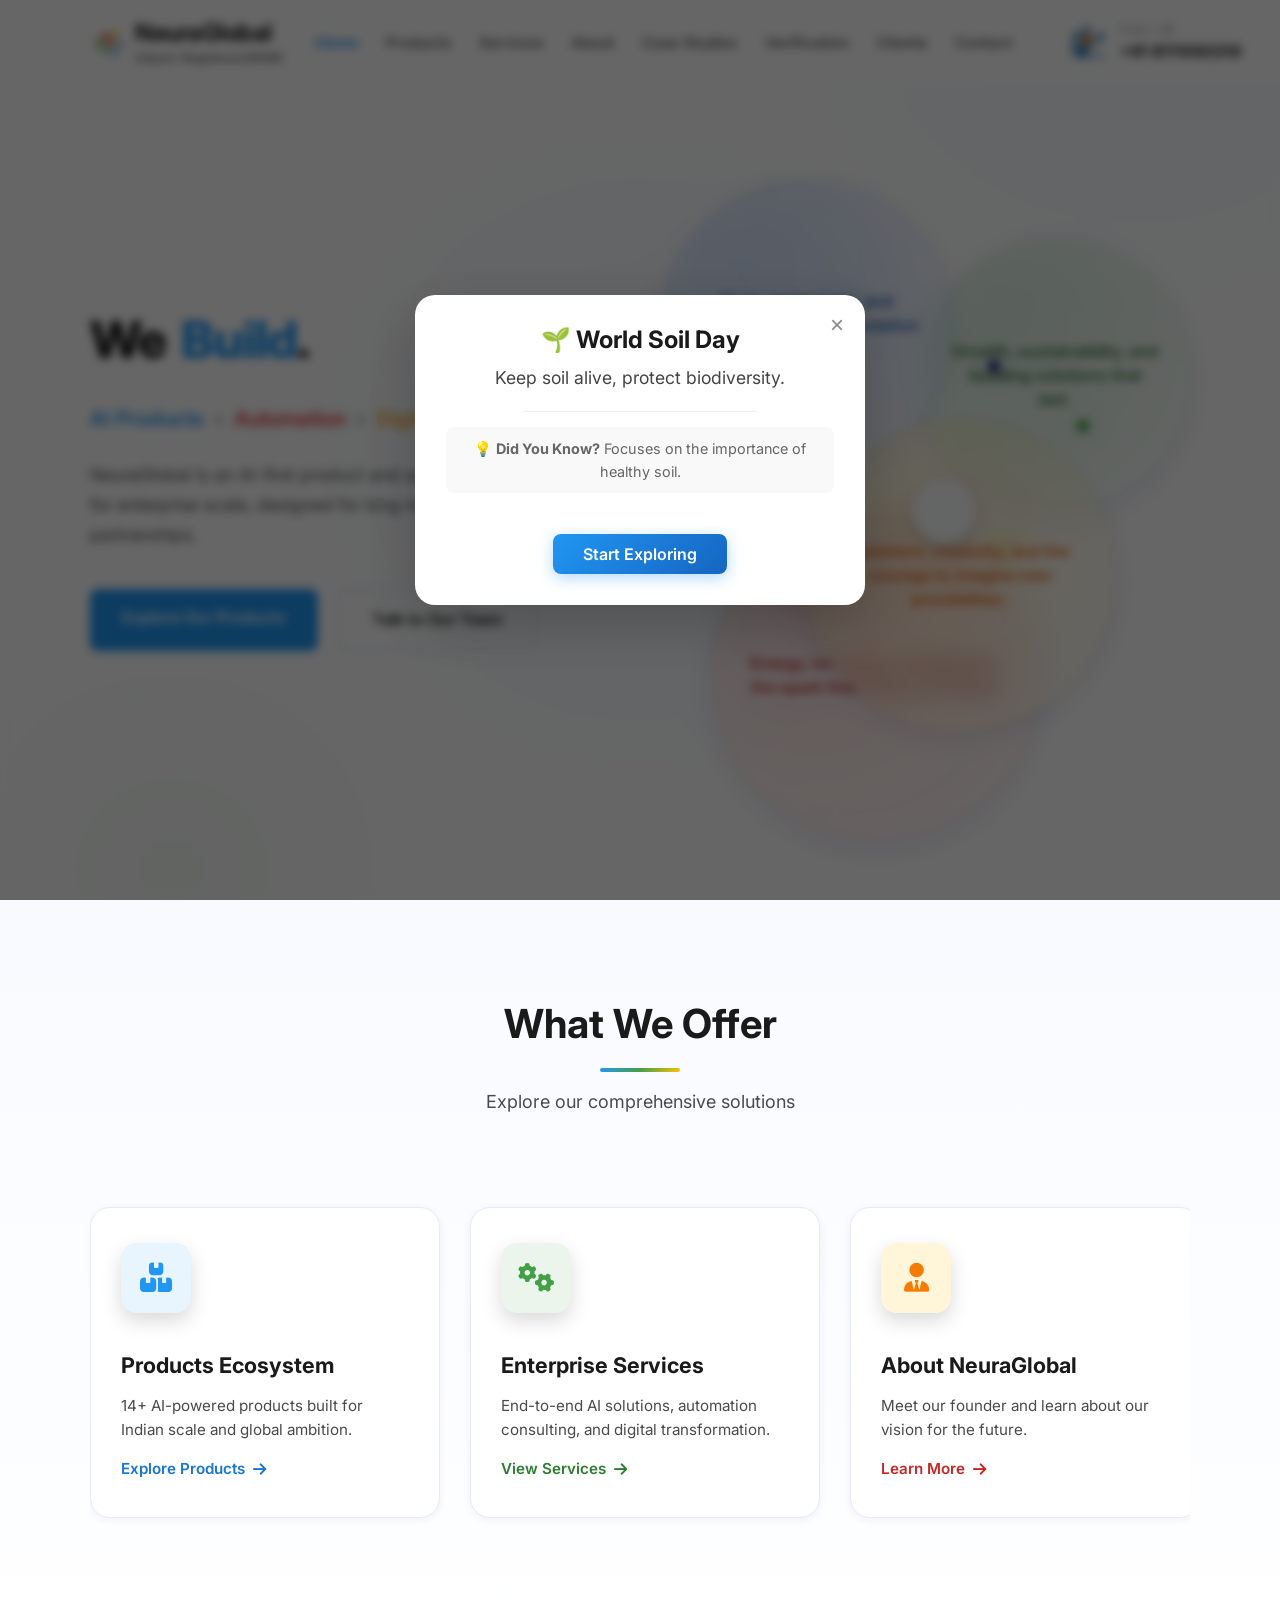
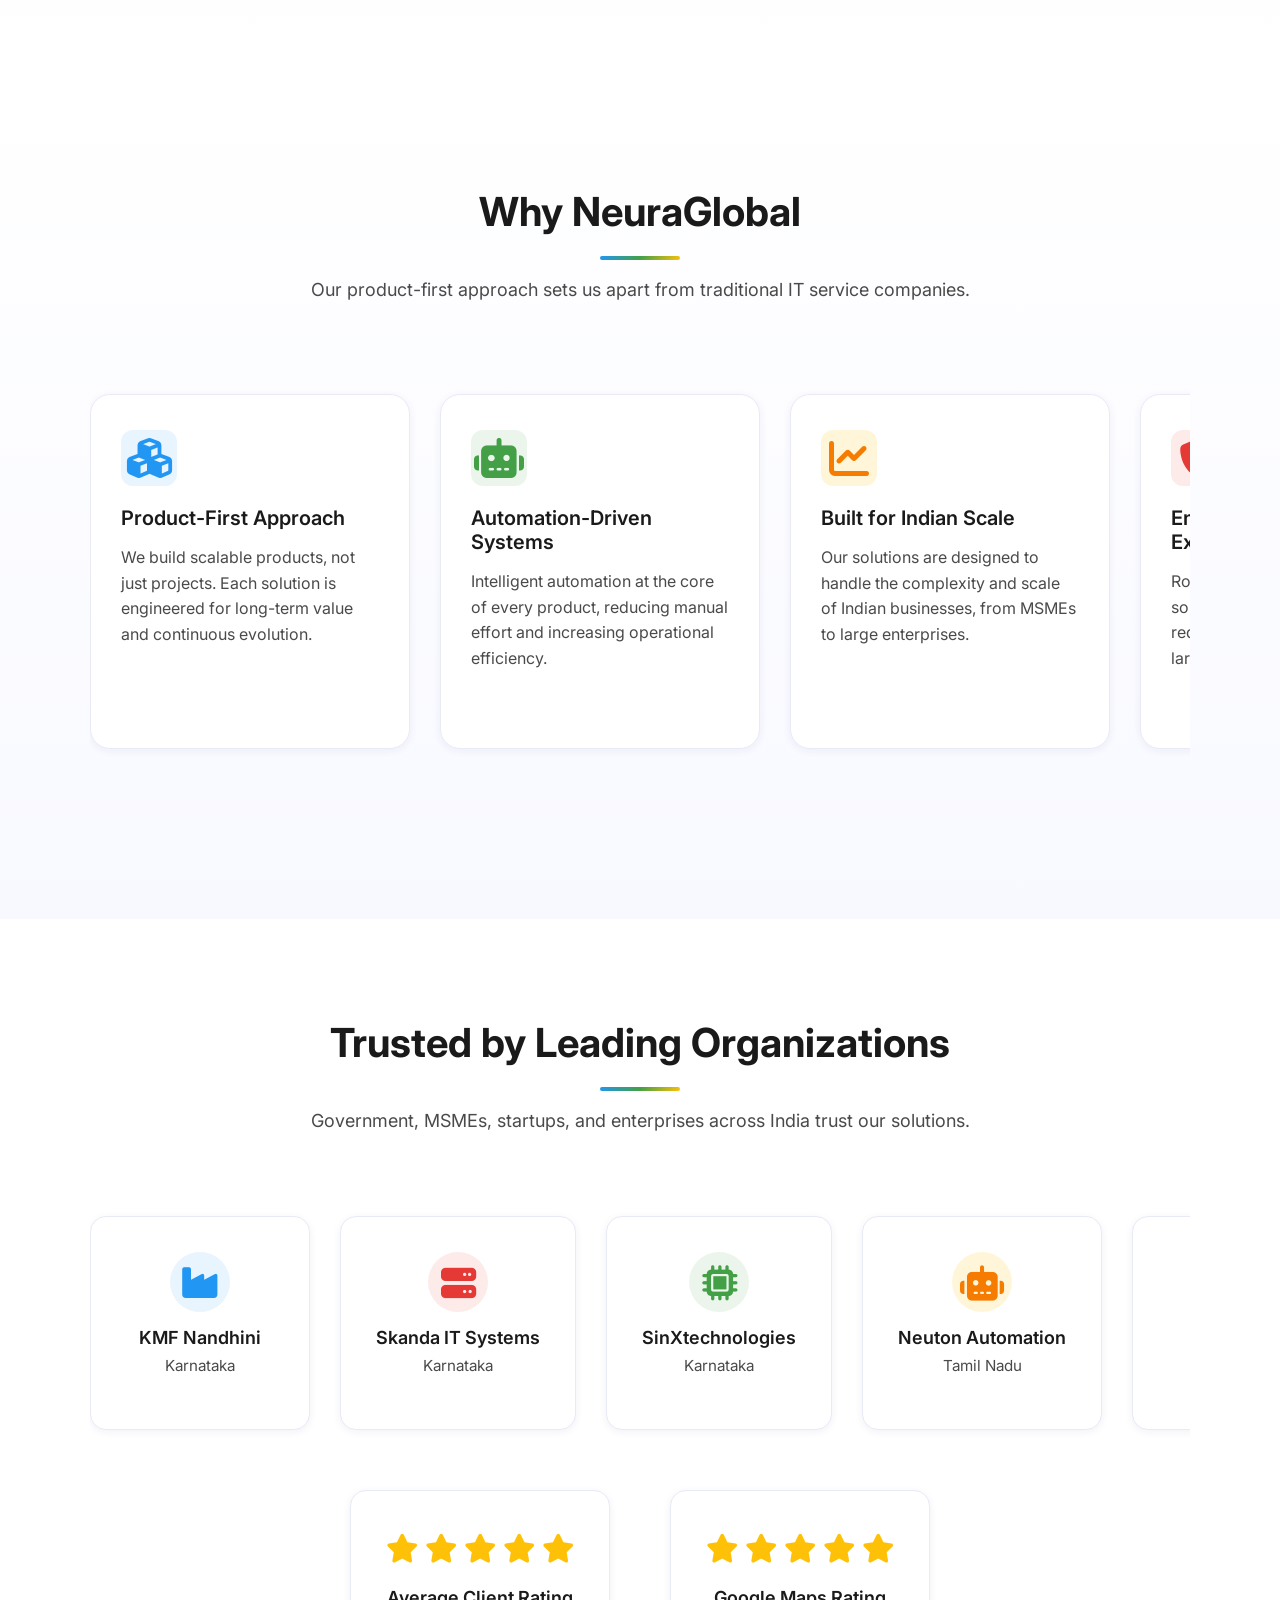
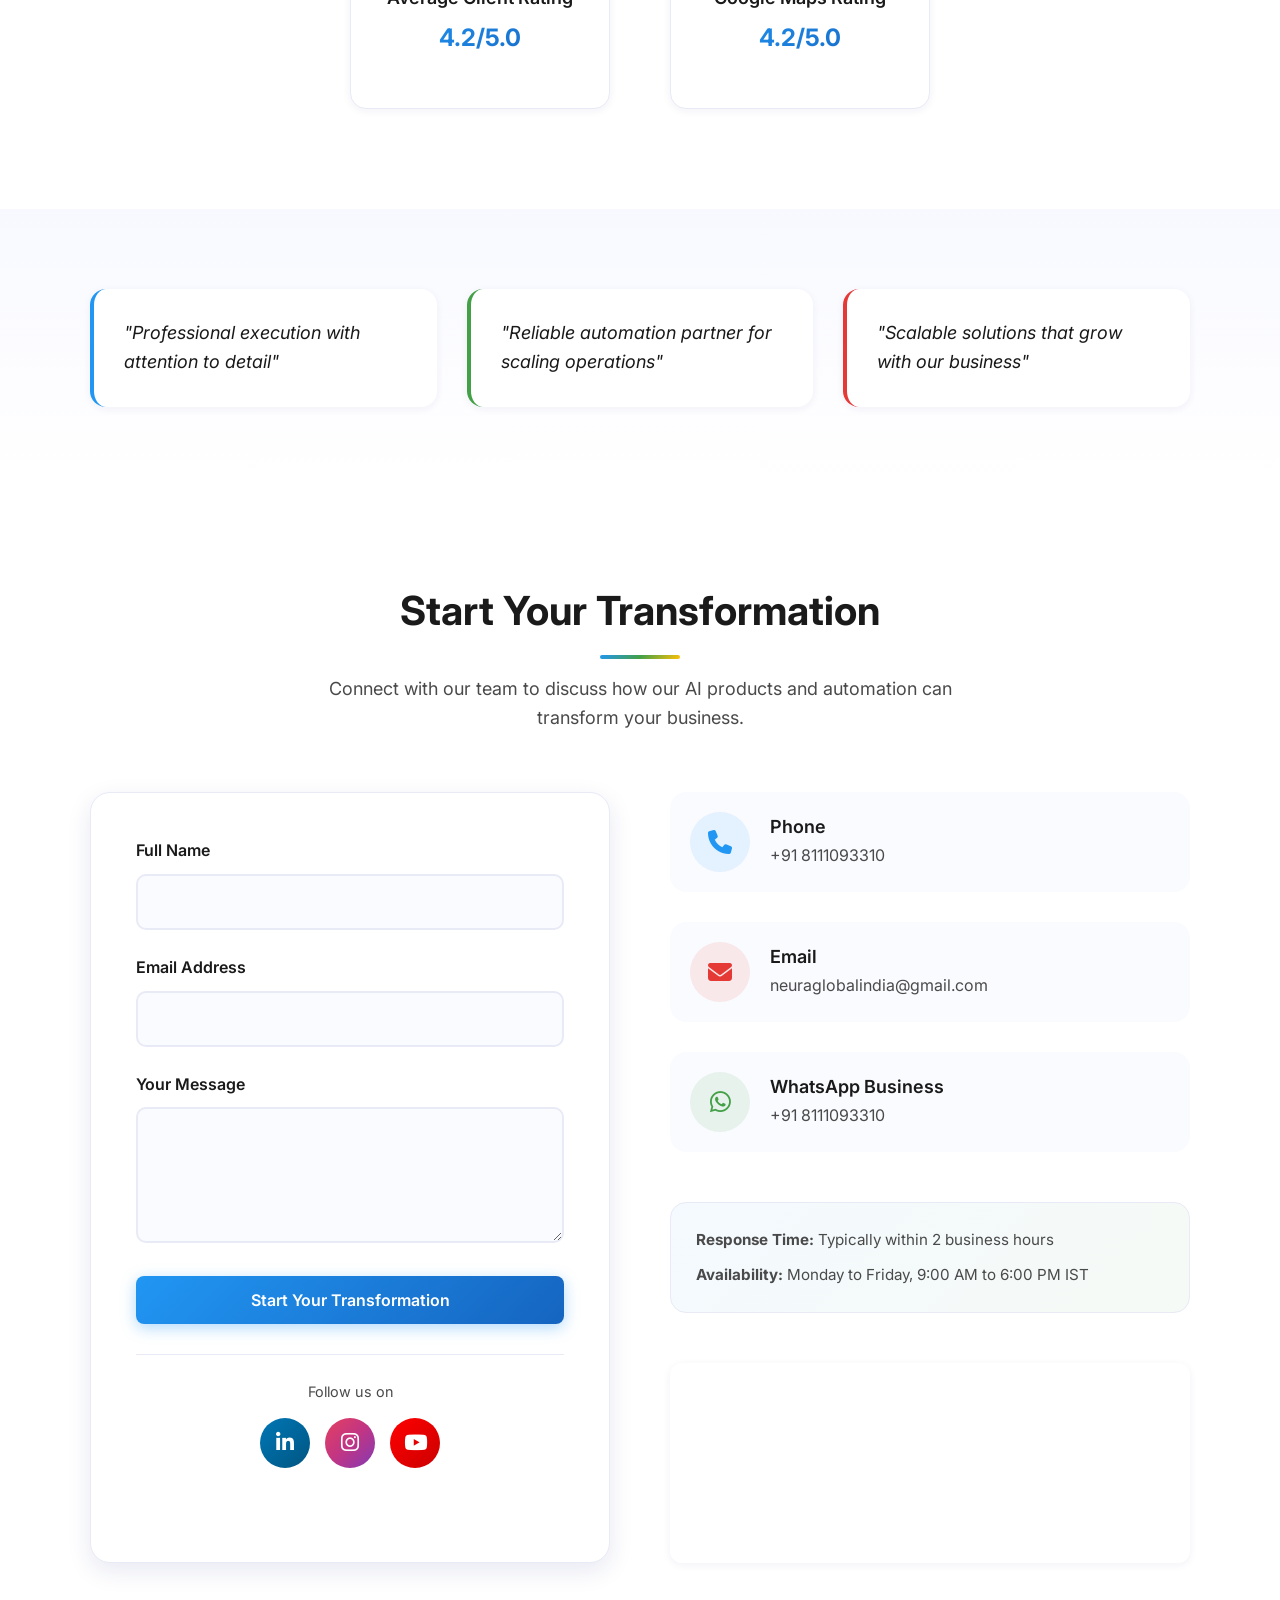
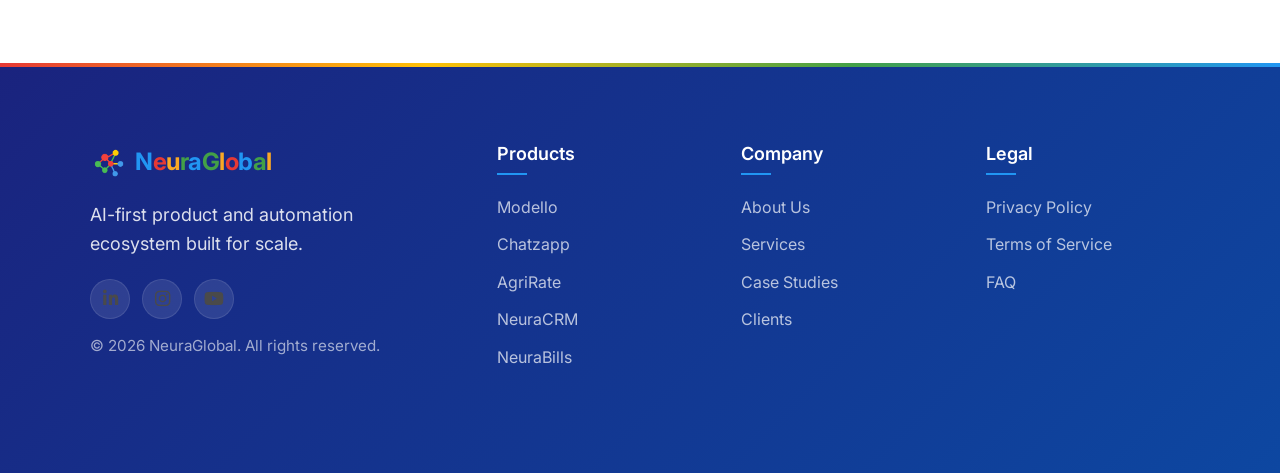
<file: index.html>
<!DOCTYPE html>
<html lang="en">



<head>
    <meta charset="UTF-8">
    <meta name="viewport" content="width=device-width, initial-scale=1.0">
    <title>NeuraGlobal | Artificial intelligence Company</title>
    <meta name="description"
        content="Enterprise-grade AI products and automation solutions. We build, scale, and transform businesses with technology.">
    <link rel="preconnect" href="https://fonts.googleapis.com">
    <link rel="preconnect" href="https://fonts.gstatic.com" crossorigin>
    <link
        href="https://fonts.googleapis.com/css2?family=Inter:wght@300;400;500;600;700&family=Roboto:wght@300;400;500&display=swap"
        rel="stylesheet">
    <link rel="stylesheet" href="https://cdnjs.cloudflare.com/ajax/libs/font-awesome/6.4.0/css/all.min.css">
    <link rel="stylesheet" href="style.css">
    <link rel="icon" type="image/png" href="Assets/Neura%20Global%20Icon.png">
</head>

<body>
    <!-- Navigation -->
    <header class="header">
        <div class="container">
            <nav class="navbar">
                <div class="logo">
                    <a href="index.html" style="display: flex; align-items: center; text-decoration: none;">
                        <img src="Assets/Neura%20Global%20Icon.png" alt="NeuraGlobal" class="logo-img">
                    </a>
                    <div class="logo-text-container">
                        <a href="index.html" style="text-decoration: none; color: inherit;">
                            <span class="logo-text">NeuraGlobal</span>
                        </a>
                        <a class='logo-subtext' href='msme-certificate.html'>Udyam-Registered MSME</a>
                    </div>
                </div>

                <!-- Center Menu -->
                <ul class="nav-menu">
                    <li class="nav-item"><a class='nav-link active' href='index.html'>Home</a></li>
                    <li class="nav-item"><a class='nav-link' href='products.html'>Products</a></li>
                    <li class="nav-item"><a class='nav-link' href='services.html'>Services</a></li>
                    <li class="nav-item"><a class='nav-link' href='founder.html'>About</a></li>
                    <li class="nav-item"><a class='nav-link' href='case-studies.html'>Case Studies</a></li>
                    <li class="nav-item"><a class='nav-link' href='verify.html'>Verification</a></li>
                    <li class="nav-item"><a href="#clients" class="nav-link">Clients</a></li>
                    <li class="nav-item"><a href="#contact" class="nav-link">Contact</a></li>
                </ul>

                <!-- Right Contact Section -->
                <div class="nav-contact">
                    <img src="Assets/contact%20us.gif" alt="Call" class="nav-contact-gif">
                    <div class="nav-contact-info">
                        <span class="nav-contact-label">Call Us</span>
                        <a href="tel:+918111093310" class="nav-contact-number">+91 8111093310</a>
                    </div>
                </div>

                <div class="hamburger">
                    <span class="bar"></span>
                    <span class="bar"></span>
                    <span class="bar"></span>
                </div>
            </nav>
        </div>
    </header>

    <main>
        <!-- Hero Section -->
        <section class="hero" id="hero">
            <div class="hero-glow"></div>
            <div class="container">
                <div class="hero-content">
                    <!-- Animated Headline System - Single Line -->
                    <h1 class="hero-title">
                        <span class="hero-static">We</span>
                        <span class="hero-word-container">
                            <span class="hero-word active" data-word="build"><span
                                    class="text-blue">Build</span>.</span>
                            <span class="hero-word" data-word="scale"><span class="text-green">Scale</span>.</span>
                            <span class="hero-word" data-word="transform"><span
                                    class="text-red">Transform</span>.</span>
                        </span>
                    </h1>

                    <p class="hero-subtitle">
                        <span class="subtitle-item text-blue">AI Products</span>
                        <span class="subtitle-dot">•</span>
                        <span class="subtitle-item text-red">Automation</span>
                        <span class="subtitle-dot">•</span>
                        <span class="subtitle-item text-yellow">Digital Growth</span>
                        <span class="subtitle-dot">•</span>
                        <span class="subtitle-item text-green">Innovation</span>
                    </p>
                    <p class="hero-description">NeuraGlobal is an AI-first product and automation ecosystem built for
                        enterprise scale, designed for long-term institutional technology partnerships.</p>

                    <div class="hero-cta">
                        <a href="#products" class="btn btn-google-primary">
                            <span class="btn-text">Explore Our Products</span>
                            <span class="btn-hover-effect"></span>
                        </a>
                        <a href="#contact" class="btn btn-google-secondary">
                            <span class="btn-text">Talk to Our Team</span>
                            <span class="btn-hover-effect"></span>
                        </a>
                    </div>
                </div>
                <div class="hero-visual">
                    <div class="visual-element">
                        <div class="ai-nodes">
                            <div class="node node-1"></div>
                            <div class="node node-2"></div>
                            <div class="node node-3"></div>
                            <div class="node node-4"></div>
                            <div class="node node-5"></div>
                            <div class="node-connection"></div>
                        </div>
                        <div class="orb orb-1">
                            <span class="orb-text">Trust, technology, and intelligence — the foundation of our
                                journey.</span>
                        </div>
                        <div class="orb orb-2">
                            <span class="orb-text">Energy, innovation, and passion, the spark that drives us
                                forward.</span>
                        </div>
                        <div class="orb orb-3">
                            <span class="orb-text">Growth, sustainability, and building solutions that last.</span>
                        </div>
                        <div class="orb orb-4">
                            <span class="orb-text">Optimism, creativity, and the courage to imagine new
                                possibilities.</span>
                        </div>
                        <div class="orb orb-5"></div>
                    </div>
                </div>
            </div>
        </section>

        <!-- What We Offer - Preview Section -->
        <section id="products" class="section offerings-section">
            <div class="container">
                <div class="section-header">
                    <h2 class="section-title">What We Offer</h2>
                    <p class="section-subtitle">Explore our comprehensive solutions</p>
                </div>

                <div class="marquee-wrapper offerings-marquee-wrapper">
                    <div class="marquee-track">
                        <div class="offerings-marquee">
                            <!-- Products Card -->
                            <a class='offering-card offering-products' href='products.html'>
                                <div class="offering-icon">
                                    <i class="fas fa-boxes-stacked"></i>
                                </div>
                                <h3 class="offering-title">Products Ecosystem</h3>
                                <p class="offering-description">14+ AI-powered products built for Indian scale and
                                    global ambition.</p>
                                <span class="offering-link">
                                    Explore Products <i class="fas fa-arrow-right"></i>
                                </span>
                            </a>

                            <!-- Services Card -->
                            <a class='offering-card offering-services' href='services.html'>
                                <div class="offering-icon">
                                    <i class="fas fa-gears"></i>
                                </div>
                                <h3 class="offering-title">Enterprise Services</h3>
                                <p class="offering-description">End-to-end AI solutions, automation consulting, and
                                    digital transformation.</p>
                                <span class="offering-link">
                                    View Services <i class="fas fa-arrow-right"></i>
                                </span>
                            </a>

                            <!-- About Card -->
                            <a class='offering-card offering-about' href='founder.html'>
                                <div class="offering-icon">
                                    <i class="fas fa-user-tie"></i>
                                </div>
                                <h3 class="offering-title">About NeuraGlobal</h3>
                                <p class="offering-description">Meet our founder and learn about our vision for the
                                    future.</p>
                                <span class="offering-link">
                                    Learn More <i class="fas fa-arrow-right"></i>
                                </span>
                            </a>

                            <!-- Duplicate for seamless scroll -->
                            <a class='offering-card offering-products' href='products.html'>
                                <div class="offering-icon">
                                    <i class="fas fa-boxes-stacked"></i>
                                </div>
                                <h3 class="offering-title">Products Ecosystem</h3>
                                <p class="offering-description">14+ AI-powered products built for Indian scale and
                                    global ambition.</p>
                                <span class="offering-link">
                                    Explore Products <i class="fas fa-arrow-right"></i>
                                </span>
                            </a>

                            <a class='offering-card offering-services' href='services.html'>
                                <div class="offering-icon">
                                    <i class="fas fa-gears"></i>
                                </div>
                                <h3 class="offering-title">Enterprise Services</h3>
                                <p class="offering-description">End-to-end AI solutions, automation consulting, and
                                    digital transformation.</p>
                                <span class="offering-link">
                                    View Services <i class="fas fa-arrow-right"></i>
                                </span>
                            </a>

                            <a class='offering-card offering-about' href='founder.html'>
                                <div class="offering-icon">
                                    <i class="fas fa-user-tie"></i>
                                </div>
                                <h3 class="offering-title">About NeuraGlobal</h3>
                                <p class="offering-description">Meet our founder and learn about our vision for the
                                    future.</p>
                                <span class="offering-link">
                                    Learn More <i class="fas fa-arrow-right"></i>
                                </span>
                            </a>
                        </div>
                    </div>
                </div>
            </div>
        </section>

        <!-- Why NeuraGlobal -->
        <section id="why-us" class="section why-section">
            <div class="container">
                <div class="section-header">
                    <h2 class="section-title">Why NeuraGlobal</h2>
                    <p class="section-subtitle">Our product-first approach sets us apart from traditional IT service
                        companies.</p>
                </div>

                <div class="marquee-wrapper values-marquee-wrapper">
                    <div class="marquee-track">
                        <div class="values-marquee">
                            <div class="value-card">
                                <div class="value-icon">
                                    <i class="fas fa-cubes"></i>
                                </div>
                                <h3 class="value-title">Product-First Approach</h3>
                                <p class="value-description">We build scalable products, not just projects. Each
                                    solution is engineered for long-term value and continuous evolution.</p>
                            </div>

                            <div class="value-card">
                                <div class="value-icon">
                                    <i class="fas fa-robot"></i>
                                </div>
                                <h3 class="value-title">Automation-Driven Systems</h3>
                                <p class="value-description">Intelligent automation at the core of every product,
                                    reducing manual effort and increasing operational efficiency.</p>
                            </div>

                            <div class="value-card">
                                <div class="value-icon">
                                    <i class="fas fa-chart-line"></i>
                                </div>
                                <h3 class="value-title">Built for Indian Scale</h3>
                                <p class="value-description">Our solutions are designed to handle the complexity and
                                    scale of Indian businesses, from MSMEs to large enterprises.</p>
                            </div>

                            <div class="value-card">
                                <div class="value-icon">
                                    <i class="fas fa-shield-alt"></i>
                                </div>
                                <h3 class="value-title">Enterprise-Ready Execution</h3>
                                <p class="value-description">Robust, secure, and compliant solutions that meet the
                                    stringent requirements of government and large corporate clients.</p>
                            </div>

                            <div class="value-card">
                                <div class="value-icon">
                                    <i class="fas fa-handshake"></i>
                                </div>
                                <h3 class="value-title">Long-Term Technology Partner</h3>
                                <p class="value-description">We establish enduring partnerships, evolving our products
                                    as your business grows and technology landscapes change.</p>
                            </div>

                            <!-- Duplicate for seamless scroll -->
                            <div class="value-card">
                                <div class="value-icon">
                                    <i class="fas fa-cubes"></i>
                                </div>
                                <h3 class="value-title">Product-First Approach</h3>
                                <p class="value-description">We build scalable products, not just projects. Each
                                    solution is engineered for long-term value and continuous evolution.</p>
                            </div>

                            <div class="value-card">
                                <div class="value-icon">
                                    <i class="fas fa-robot"></i>
                                </div>
                                <h3 class="value-title">Automation-Driven Systems</h3>
                                <p class="value-description">Intelligent automation at the core of every product,
                                    reducing manual effort and increasing operational efficiency.</p>
                            </div>

                            <div class="value-card">
                                <div class="value-icon">
                                    <i class="fas fa-chart-line"></i>
                                </div>
                                <h3 class="value-title">Built for Indian Scale</h3>
                                <p class="value-description">Our solutions are designed to handle the complexity and
                                    scale of Indian businesses, from MSMEs to large enterprises.</p>
                            </div>

                            <div class="value-card">
                                <div class="value-icon">
                                    <i class="fas fa-shield-alt"></i>
                                </div>
                                <h3 class="value-title">Enterprise-Ready Execution</h3>
                                <p class="value-description">Robust, secure, and compliant solutions that meet the
                                    stringent requirements of government and large corporate clients.</p>
                            </div>

                            <div class="value-card">
                                <div class="value-icon">
                                    <i class="fas fa-handshake"></i>
                                </div>
                                <h3 class="value-title">Long-Term Technology Partner</h3>
                                <p class="value-description">We establish enduring partnerships, evolving our products
                                    as your business grows and technology landscapes change.</p>
                            </div>
                        </div>
                    </div>
                </div>
            </div>
        </section>

        <!-- Trust & Clients -->
        <section id="clients" class="section clients-section">
            <div class="container">
                <div class="section-header">
                    <h2 class="section-title">Trusted by Leading Organizations</h2>
                    <p class="section-subtitle">Government, MSMEs, startups, and enterprises across India trust our
                        solutions.</p>
                </div>

                <div class="marquee-wrapper">
                    <div class="marquee-track">
                        <div class="clients-marquee">
                            <!-- Client cards will be duplicated by JavaScript for infinite scroll -->
                        </div>
                    </div>
                </div>

                <div class="ratings-section">
                    <div class="rating-card">
                        <div class="rating-stars">
                            <i class="fas fa-star"></i>
                            <i class="fas fa-star"></i>
                            <i class="fas fa-star"></i>
                            <i class="fas fa-star"></i>
                            <i class="fas fa-star"></i>
                        </div>
                        <h3 class="rating-title">Average Client Rating</h3>
                        <p class="rating-value">5.0/5.0</p>
                    </div>

                    <div class="rating-card">
                        <div class="rating-stars">
                            <i class="fas fa-star"></i>
                            <i class="fas fa-star"></i>
                            <i class="fas fa-star"></i>
                            <i class="fas fa-star"></i>
                            <i class="fas fa-star"></i>
                        </div>
                        <h3 class="rating-title">Google Maps Rating</h3>
                        <p class="rating-value">5.0/5.0</p>
                    </div>
                </div>
            </div>
        </section>

        <!-- Testimonials -->
        <section class="section testimonials-section">
            <div class="container">
                <div class="testimonials-strip">
                    <div class="testimonial-badge">
                        <p class="testimonial-text">"Professional execution with attention to detail"</p>
                    </div>
                    <div class="testimonial-badge">
                        <p class="testimonial-text">"Reliable automation partner for scaling operations"</p>
                    </div>
                    <div class="testimonial-badge">
                        <p class="testimonial-text">"Scalable solutions that grow with our business"</p>
                    </div>
                </div>
            </div>
        </section>

        <!-- Contact Section -->
        <section id="contact" class="section contact-section">
            <div class="container">
                <div class="section-header">
                    <h2 class="section-title">Start Your Transformation</h2>
                    <p class="section-subtitle">Connect with our team to discuss how our AI products and automation can
                        transform your business.</p>
                </div>

                <div class="contact-container">
                    <div class="contact-form-container">
                        <form id="contact-form" class="contact-form">
                            <div class="form-group">
                                <label for="name" class="form-label">Full Name</label>
                                <input type="text" id="name" name="name" class="form-input" required>
                            </div>

                            <div class="form-group">
                                <label for="email" class="form-label">Email Address</label>
                                <input type="email" id="email" name="email" class="form-input" required>
                            </div>

                            <div class="form-group">
                                <label for="message" class="form-label">Your Message</label>
                                <textarea id="message" name="message" class="form-textarea" rows="5" required></textarea>
                            </div>

                            <button type="submit" class="btn btn-primary btn-full">Start Your Transformation</button>
                        </form>

                        <!-- Social Links -->
                        <div class="social-links-container">
                            <p class="social-links-label">Follow us on</p>
                            <div class="social-links">
                                <a href="https://www.linkedin.com/company/neuraglobal-india/" target="_blank"
                                    rel="noopener" class="social-link-btn linkedin" aria-label="LinkedIn">
                                    <i class="fab fa-linkedin-in"></i>
                                </a>
                                <a href="https://www.instagram.com/neuraglobal_india"
                                    target="_blank" rel="noopener" class="social-link-btn instagram"
                                    aria-label="Instagram">
                                    <i class="fab fa-instagram"></i>
                                </a>
                                <a href="https://www.youtube.com/@neuraglobalindia" target="_blank"
                                    rel="noopener" class="social-link-btn youtube" aria-label="YouTube">
                                    <i class="fab fa-youtube"></i>
                                </a>
                            </div>
                        </div>
                    </div>

                    <div class="contact-info">
                        <div class="contact-method">
                            <div class="contact-icon">
                                <i class="fas fa-phone"></i>
                            </div>
                            <div class="contact-details">
                                <h3 class="contact-title">Phone</h3>
                                <p class="contact-text">+91 8111093310</p>
                            </div>
                        </div>

                        <div class="contact-method">
                            <div class="contact-icon">
                                <i class="fas fa-envelope"></i>
                            </div>
                            <div class="contact-details">
                                <h3 class="contact-title">Email</h3>
                                <p class="contact-text">neuraglobalindia@gmail.com</p>
                            </div>
                        </div>

                        <div class="contact-method">
                            <div class="contact-icon">
                                <i class="fab fa-whatsapp"></i>
                            </div>
                            <div class="contact-details">
                                <h3 class="contact-title">WhatsApp Business</h3>
                                <p class="contact-text">+91 8111093310</p>
                            </div>
                        </div>

                        <div class="contact-note">
                            <p><strong>Response Time:</strong> Typically within 2 business hours</p>
                            <p><strong>Availability:</strong> Monday to Friday, 9:00 AM to 6:00 PM IST</p>
                        </div>

                        <!-- Google Map Embed -->
                        <div class="map-container">
                            <iframe
                                src="https://www.google.com/maps/embed?pb=!1m18!1m12!1m3!1d3917.5!2d77.8924207!3d10.497156!2m3!1f0!2f0!3f0!3m2!1i1024!2i768!4f13.1!3m3!1m2!1s0x3ba9f9b02a78a04b%3A0x40ade94f0a70a01c!2sNeura%20Global!5e0!3m2!1sen!2sin!4v1705668000000!5m2!1sen!2sin"
                                width="100%" height="200" style="border:0; border-radius: 12px;" allowfullscreen=""
                                loading="lazy" referrerpolicy="no-referrer-when-downgrade">
                            </iframe>
                        </div>
                    </div>
                </div>
            </div>
        </section>

        <!-- Contact Method Selection Modal -->
        <div id="contact-modal" class="contact-modal">
            <div class="modal-overlay"></div>
            <div class="modal-content">
                <button class="modal-close" aria-label="Close modal">&times;</button>
                <h3 class="modal-title">Choose Contact Method</h3>
                <p class="modal-subtitle">How would you like to reach us?</p>
                <div class="modal-options">
                    <a href="#" id="email-option" class="modal-option email-option">
                        <div class="option-icon">
                            <i class="fas fa-envelope"></i>
                        </div>
                        <span class="option-text">Send Email</span>
                    </a>
                    <a href="#" id="whatsapp-option" class="modal-option whatsapp-option">
                        <div class="option-icon">
                            <i class="fab fa-whatsapp"></i>
                        </div>
                        <span class="option-text">WhatsApp</span>
                    </a>
                </div>
            </div>
        </div>
    </main>

    <!-- Footer -->
    <footer class="footer">
        <div class="container">
            <div class="footer-content">
                <div class="footer-brand">
                    <a href="index.html" class="logo footer-logo">
                        <img src="Assets/Neura%20Global%20Icon.png" alt="NeuraGlobal" class="logo-img">
                        <span class="logo-text">
                            <span class="text-blue">N</span><span class="text-red">e</span><span
                                class="text-yellow">u</span><span class="text-green">r</span><span
                                class="text-blue">a</span><span class="text-green">G</span><span
                                class="text-yellow">l</span><span class="text-red">o</span><span
                                class="text-blue">b</span><span class="text-green">a</span><span
                                class="text-yellow">l</span>
                        </span>
                    </a>
                    <p class="footer-tagline">AI-first product and automation ecosystem built for scale.</p>
                    <div class="footer-social-links">
                        <a href="https://www.linkedin.com/company/neuraglobal-india/" target="_blank" rel="noopener"
                            class="footer-social-link" aria-label="LinkedIn"><i class="fab fa-linkedin-in"></i></a>
                        <a href="https://www.instagram.com/neuraglobal_india" target="_blank" rel="noopener"
                            class="footer-social-link" aria-label="Instagram"><i class="fab fa-instagram"></i></a>
                        <a href="https://www.youtube.com/@neuraglobalindia" target="_blank" rel="noopener"
                            class="footer-social-link" aria-label="YouTube"><i class="fab fa-youtube"></i></a>
                    </div>
                    <p class="copyright">© 2026 NeuraGlobal. All rights reserved.</p>
                </div>

                <div class="footer-links">
                    <div class="footer-column">
                        <h3 class="footer-column-title">Products</h3>
                        <ul class="footer-list">
                            <li><a href="products.html" class="footer-link">Modello</a></li>
                            <li><a href="products.html" class="footer-link">Chatzapp</a></li>
                            <li><a href="products.html" class="footer-link">AgriRate</a></li>
                            <li><a href="products.html" class="footer-link">NeuraCRM</a></li>
                            <li><a href="products.html" class="footer-link">NeuraBills</a></li>
                        </ul>
                    </div>

                    <div class="footer-column">
                        <h3 class="footer-column-title">Company</h3>
                        <ul class="footer-list">
                            <li><a class='footer-link' href='founder.html'>About Us</a></li>
                            <li><a class='footer-link' href='services.html'>Services</a></li>
                            <li><a class='footer-link' href='case-studies.html'>Case Studies</a></li>
                            <li><a href="#clients" class="footer-link">Clients</a></li>
                        </ul>
                    </div>

                    <div class="footer-column">
                        <h3 class="footer-column-title">Legal</h3>
                        <ul class="footer-list">
                            <li><a class='footer-link' href='privacy.html'>Privacy Policy</a></li>
                            <li><a class='footer-link' href='terms.html'>Terms of Service</a></li>
                            <li><a class='footer-link' href='faq.html'>FAQ</a></li>
                        </ul>
                    </div>


                </div>
            </div>
        </div>
    </footer>

    <!-- Scroll Progress Bar -->
    <div class="scroll-progress"></div>

    <!-- Back to Top Button -->
    <button class="back-to-top" id="backToTop" aria-label="Back to top">
        <i class="fas fa-arrow-up"></i>
    </button>

    <!-- Custom Cursor -->
    <div class="cursor-dot"></div>
    <div class="cursor-outline"></div>

    <script src="script.js"></script>
</body>


</html>
</file>
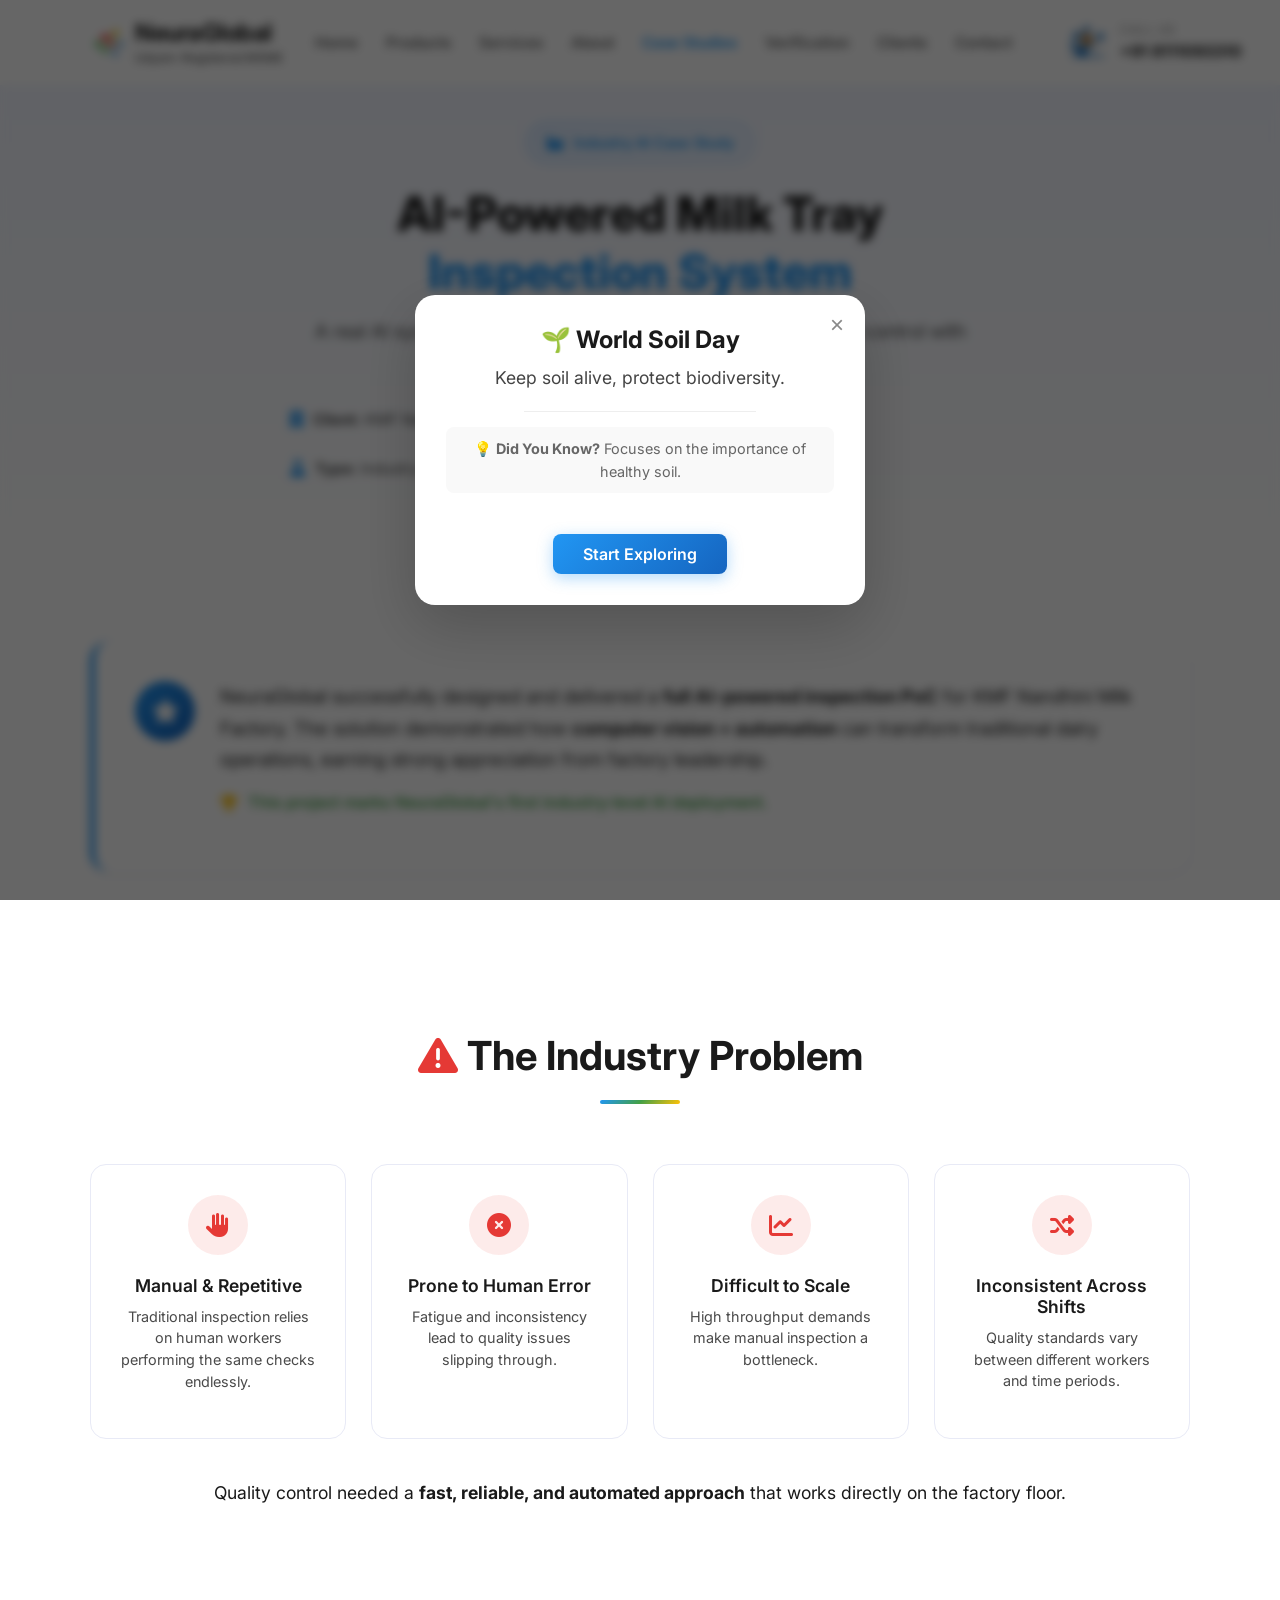
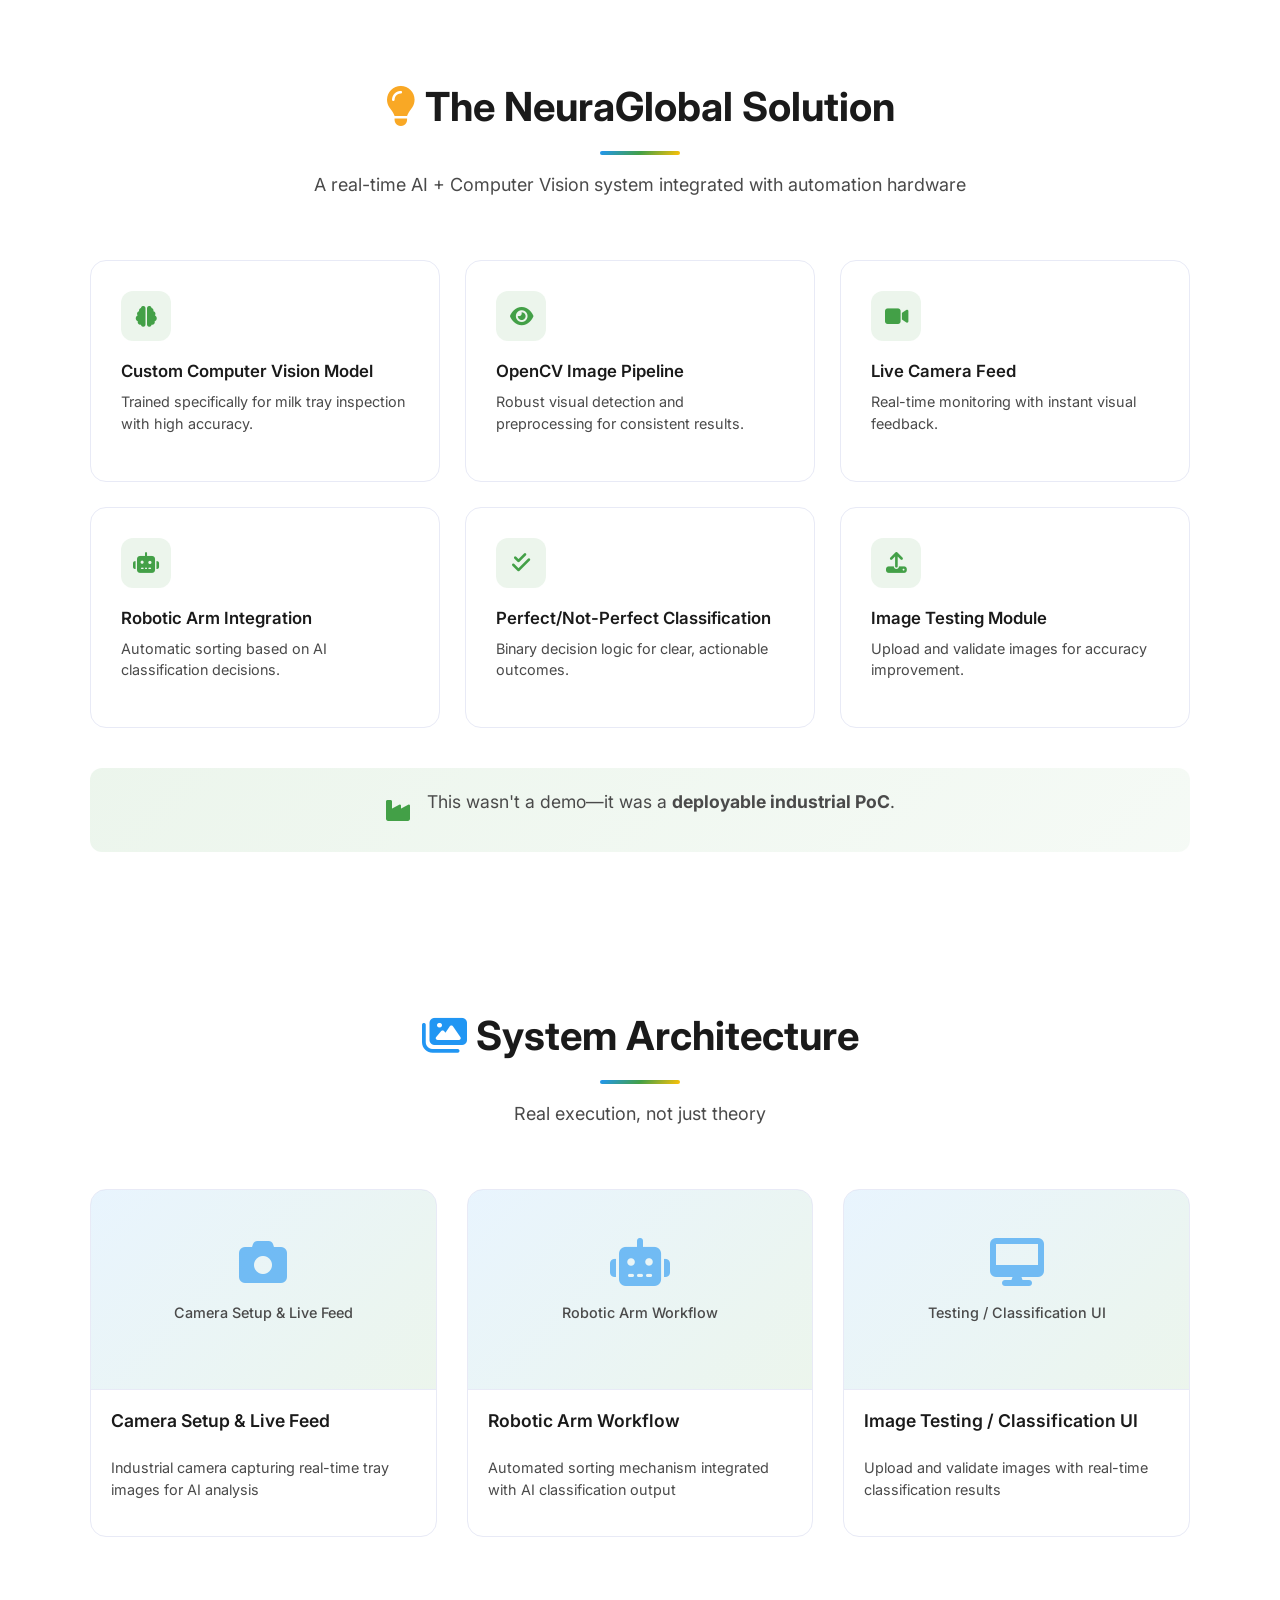
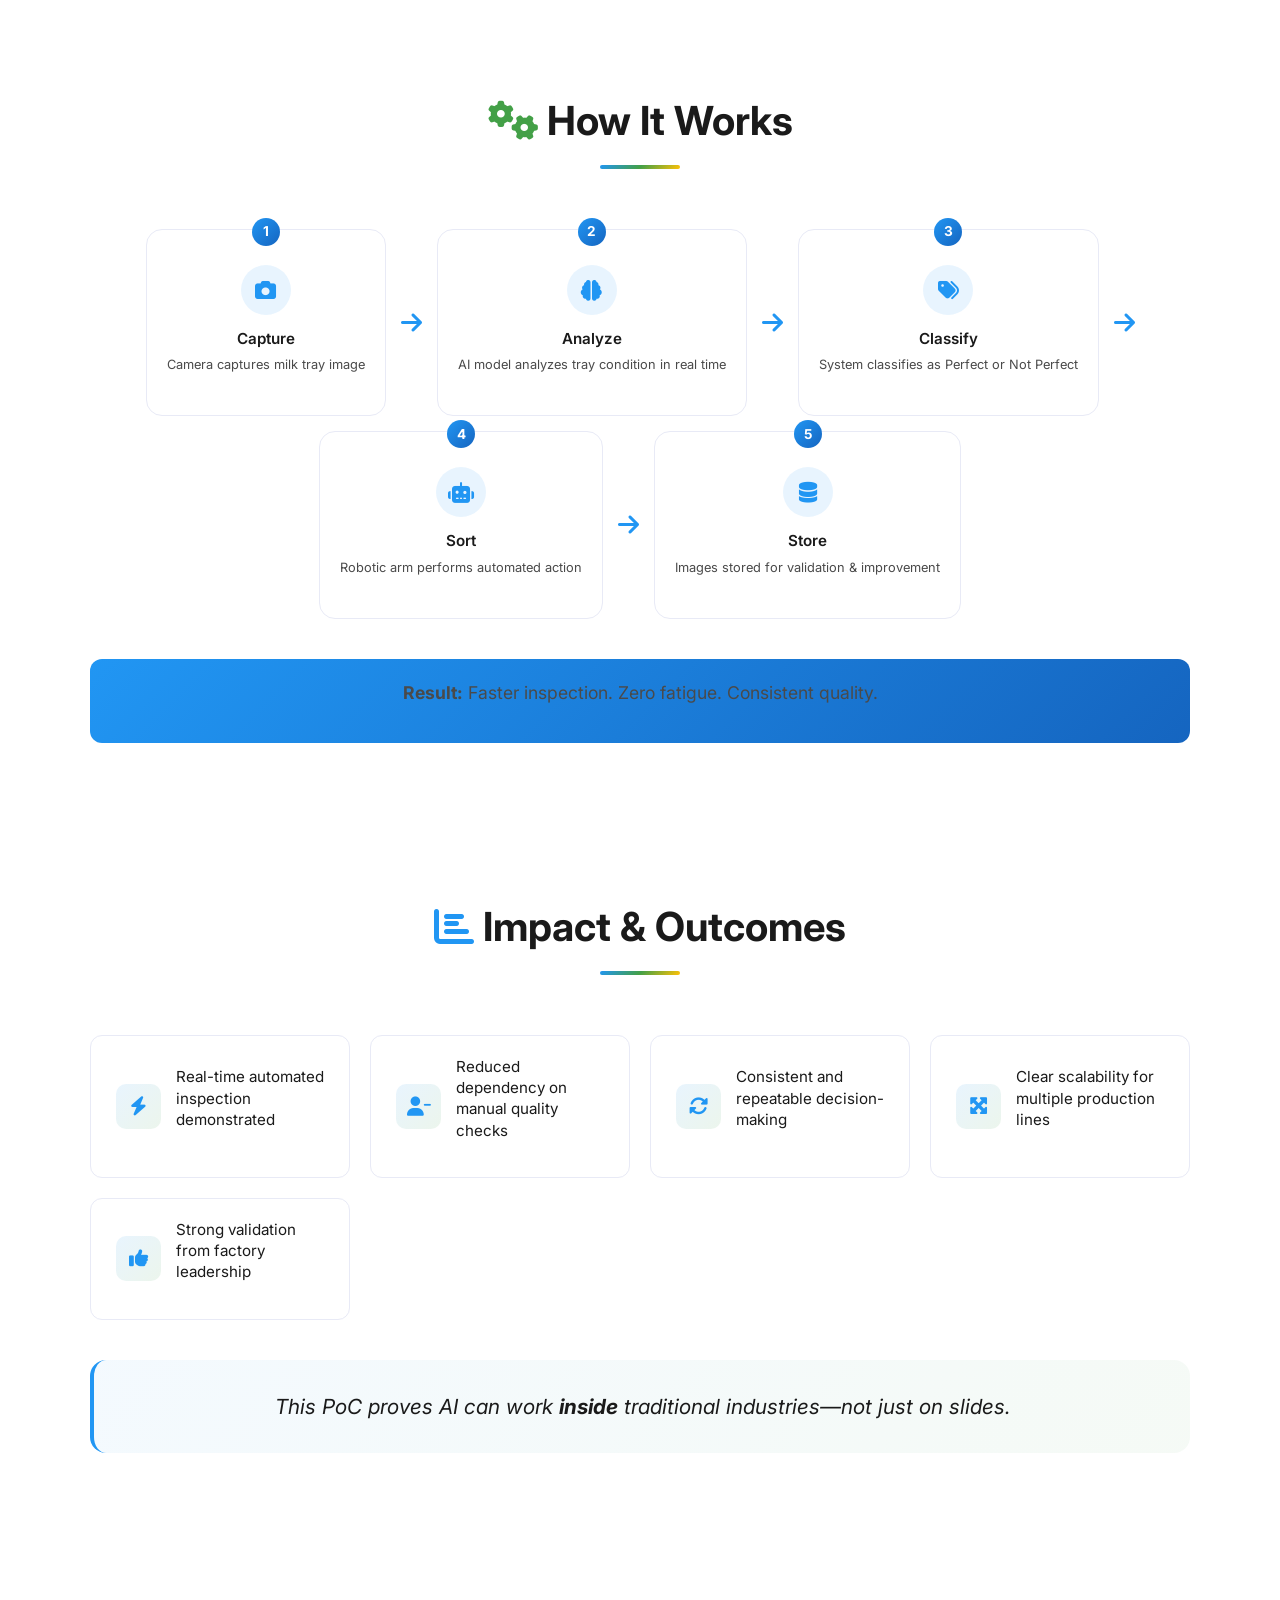
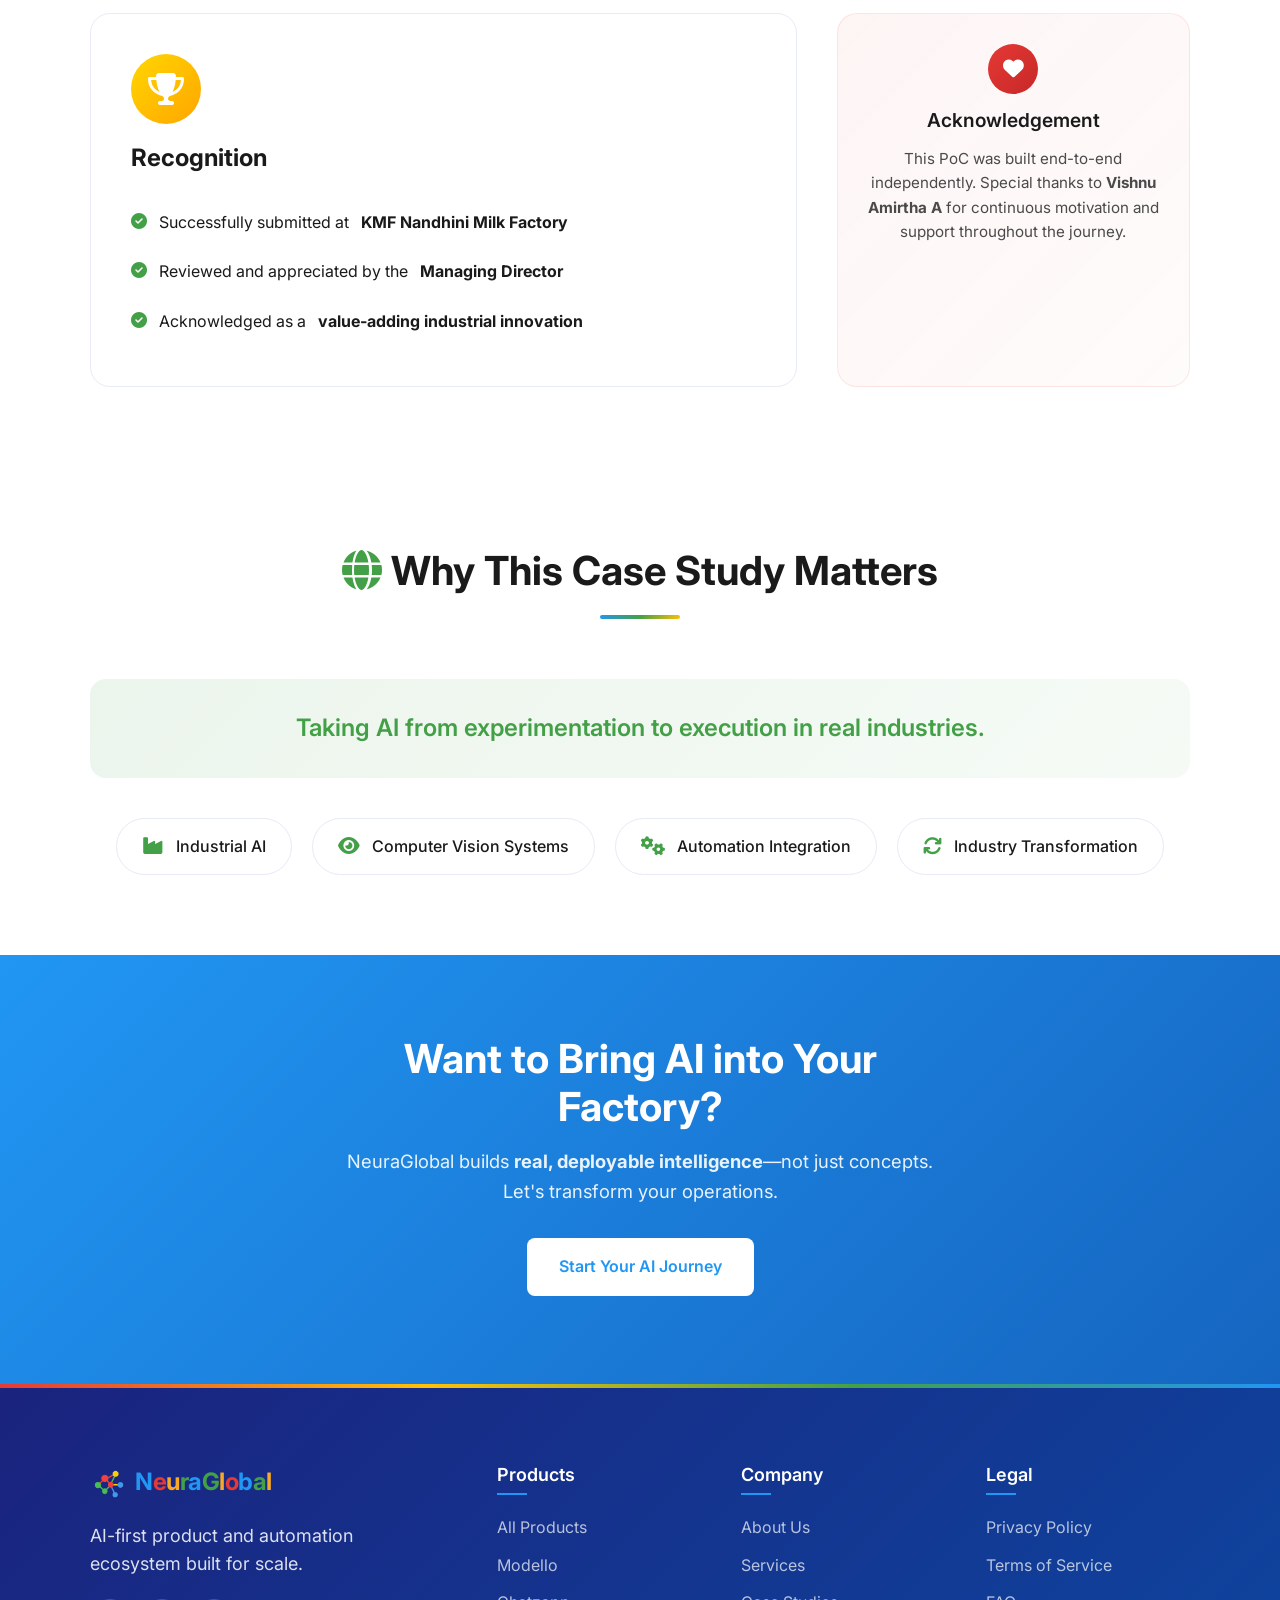
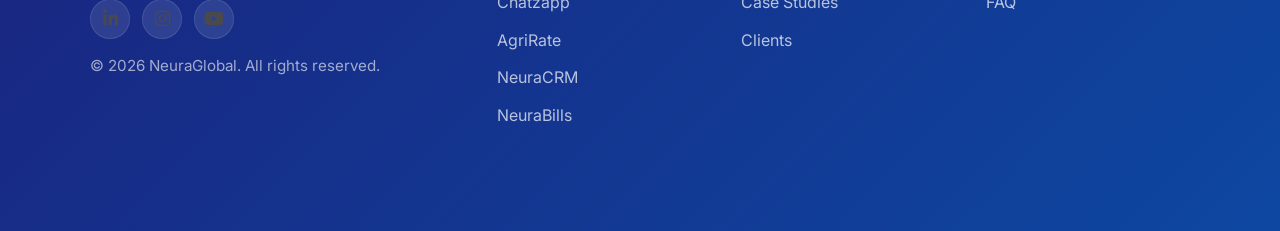
<file: case-studies.html>
<!DOCTYPE html>
<html lang="en">



<head>
    <meta charset="UTF-8">
    <meta name="viewport" content="width=device-width, initial-scale=1.0">
    <title>Case Studies | NeuraGlobal - AI Success Stories</title>
    <meta name="description"
        content="Explore real-world AI implementations by NeuraGlobal. From computer vision to automation, see how we transform industries.">
    <link rel="preconnect" href="https://fonts.googleapis.com">
    <link rel="preconnect" href="https://fonts.gstatic.com" crossorigin>
    <link
        href="https://fonts.googleapis.com/css2?family=Inter:wght@300;400;500;600;700&family=Roboto:wght@300;400;500&display=swap"
        rel="stylesheet">
    <link rel="stylesheet" href="https://cdnjs.cloudflare.com/ajax/libs/font-awesome/6.4.0/css/all.min.css">
    <link rel="stylesheet" href="style.css">
    <link rel="icon" type="image/png" href="Assets/Neura%20Global%20Icon.png">
</head>

<body>
    <!-- Navigation -->
    <header class="header">
        <div class="container">
            <nav class="navbar">
                <div class="logo">
                    <a href="index.html" style="display: flex; align-items: center; text-decoration: none;">
                        <img src="Assets/Neura%20Global%20Icon.png" alt="NeuraGlobal" class="logo-img">
                    </a>
                    <div class="logo-text-container">
                        <a href="index.html" style="text-decoration: none; color: inherit;">
                            <span class="logo-text">NeuraGlobal</span>
                        </a>
                        <a class='logo-subtext' href='msme-certificate.html'>Udyam-Registered MSME</a>
                    </div>
                </div>

                <!-- Center Menu -->
                <ul class="nav-menu">
                    <li class="nav-item"><a class='nav-link' href='index.html'>Home</a></li>
                    <li class="nav-item"><a class='nav-link' href='products.html'>Products</a></li>
                    <li class="nav-item"><a class='nav-link' href='services.html'>Services</a></li>
                    <li class="nav-item"><a class='nav-link' href='founder.html'>About</a></li>
                    <li class="nav-item"><a class='nav-link active' href='case-studies.html'>Case Studies</a></li>
                    <li class="nav-item"><a class='nav-link' href='verify.html'>Verification</a></li>
                    <li class="nav-item"><a class='nav-link' href='index.html#clients'>Clients</a></li>
                    <li class="nav-item"><a class='nav-link' href='index.html#contact'>Contact</a></li>
                </ul>

                <!-- Right Contact Section -->
                <div class="nav-contact">
                    <img src="Assets/contact%20us.gif" alt="Call" class="nav-contact-gif">
                    <div class="nav-contact-info">
                        <span class="nav-contact-label">Call Us</span>
                        <a href="tel:+918111093310" class="nav-contact-number">+91 8111093310</a>
                    </div>
                </div>

                <div class="hamburger">
                    <span class="bar"></span>
                    <span class="bar"></span>
                    <span class="bar"></span>
                </div>
            </nav>
        </div>
    </header>

    <main>
        <!-- Page Hero -->
        <section class="page-hero case-study-hero">
            <div class="container">
                <div class="page-hero-content">
                    <div class="case-study-badge">
                        <i class="fas fa-industry"></i>
                        <span>Industry AI Case Study</span>
                    </div>
                    <h1 class="page-title">AI-Powered Milk Tray <span class="text-blue">Inspection System</span></h1>
                    <p class="page-subtitle">A real AI system built for a real factory — transforming quality control
                        with computer vision and automation.</p>
                    <div class="case-study-meta">
                        <div class="meta-item">
                            <i class="fas fa-building"></i>
                            <span><strong>Client:</strong> KMF Nandhini Milk Factory, Karnataka</span>
                        </div>
                        <div class="meta-item">
                            <i class="fas fa-rocket"></i>
                            <span><strong>Built by:</strong> NeuraGlobal</span>
                        </div>
                        <div class="meta-item">
                            <i class="fas fa-flask"></i>
                            <span><strong>Type:</strong> Industry-grade AI Proof of Concept</span>
                        </div>
                    </div>
                </div>
            </div>
        </section>

        <!-- Overview Section -->
        <section class="section case-study-section">
            <div class="container">
                <div class="case-study-highlight">
                    <div class="highlight-icon">
                        <i class="fas fa-star"></i>
                    </div>
                    <div class="highlight-content">
                        <p class="highlight-text">NeuraGlobal successfully designed and delivered a <strong>full
                                AI-powered inspection PoC</strong> for KMF Nandhini Milk Factory. The solution
                            demonstrated how <strong>computer vision + automation</strong> can transform traditional
                            dairy operations, earning strong appreciation from factory leadership.</p>
                        <p class="highlight-note"><i class="fas fa-trophy"></i> This project marks NeuraGlobal's first
                            industry-level AI deployment.</p>
                    </div>
                </div>
            </div>
        </section>

        <!-- Problem Section -->
        <section class="section case-study-section bg-light">
            <div class="container">
                <div class="section-header">
                    <h2 class="section-title"><i class="fas fa-exclamation-triangle text-red"></i> The Industry Problem
                    </h2>
                </div>
                <div class="problem-grid">
                    <div class="problem-card">
                        <div class="problem-icon"><i class="fas fa-hand-paper"></i></div>
                        <h3>Manual & Repetitive</h3>
                        <p>Traditional inspection relies on human workers performing the same checks endlessly.</p>
                    </div>
                    <div class="problem-card">
                        <div class="problem-icon"><i class="fas fa-times-circle"></i></div>
                        <h3>Prone to Human Error</h3>
                        <p>Fatigue and inconsistency lead to quality issues slipping through.</p>
                    </div>
                    <div class="problem-card">
                        <div class="problem-icon"><i class="fas fa-chart-line"></i></div>
                        <h3>Difficult to Scale</h3>
                        <p>High throughput demands make manual inspection a bottleneck.</p>
                    </div>
                    <div class="problem-card">
                        <div class="problem-icon"><i class="fas fa-random"></i></div>
                        <h3>Inconsistent Across Shifts</h3>
                        <p>Quality standards vary between different workers and time periods.</p>
                    </div>
                </div>
                <p class="problem-conclusion">Quality control needed a <strong>fast, reliable, and automated
                        approach</strong> that works directly on the factory floor.</p>
            </div>
        </section>

        <!-- Solution Section -->
        <section class="section case-study-section">
            <div class="container">
                <div class="section-header">
                    <h2 class="section-title"><i class="fas fa-lightbulb text-yellow"></i> The NeuraGlobal Solution</h2>
                    <p class="section-subtitle">A real-time AI + Computer Vision system integrated with automation
                        hardware</p>
                </div>
                <div class="solution-grid">
                    <div class="solution-card">
                        <div class="solution-icon"><i class="fas fa-brain"></i></div>
                        <h3>Custom Computer Vision Model</h3>
                        <p>Trained specifically for milk tray inspection with high accuracy.</p>
                    </div>
                    <div class="solution-card">
                        <div class="solution-icon"><i class="fas fa-eye"></i></div>
                        <h3>OpenCV Image Pipeline</h3>
                        <p>Robust visual detection and preprocessing for consistent results.</p>
                    </div>
                    <div class="solution-card">
                        <div class="solution-icon"><i class="fas fa-video"></i></div>
                        <h3>Live Camera Feed</h3>
                        <p>Real-time monitoring with instant visual feedback.</p>
                    </div>
                    <div class="solution-card">
                        <div class="solution-icon"><i class="fas fa-robot"></i></div>
                        <h3>Robotic Arm Integration</h3>
                        <p>Automatic sorting based on AI classification decisions.</p>
                    </div>
                    <div class="solution-card">
                        <div class="solution-icon"><i class="fas fa-check-double"></i></div>
                        <h3>Perfect/Not-Perfect Classification</h3>
                        <p>Binary decision logic for clear, actionable outcomes.</p>
                    </div>
                    <div class="solution-card">
                        <div class="solution-icon"><i class="fas fa-upload"></i></div>
                        <h3>Image Testing Module</h3>
                        <p>Upload and validate images for accuracy improvement.</p>
                    </div>
                </div>
                <div class="solution-note">
                    <i class="fas fa-industry"></i>
                    <p>This wasn't a demo—it was a <strong>deployable industrial PoC</strong>.</p>
                </div>
            </div>
        </section>

        <!-- System Architecture / Proof Images Section -->
        <section class="section case-study-section bg-light">
            <div class="container">
                <div class="section-header">
                    <h2 class="section-title"><i class="fas fa-images text-blue"></i> System Architecture</h2>
                    <p class="section-subtitle">Real execution, not just theory</p>
                </div>
                <div class="proof-images-grid">
                    <div class="proof-image-card">
                        <div class="proof-image-placeholder">
                            <i class="fas fa-camera"></i>
                            <p>Camera Setup & Live Feed</p>
                        </div>
                        <!-- Replace with: <img src="Assets/camera-setup.jpg" alt="Camera Setup & Live Feed"> -->
                        <h3>Camera Setup & Live Feed</h3>
                        <p>Industrial camera capturing real-time tray images for AI analysis</p>
                    </div>
                    <div class="proof-image-card">
                        <div class="proof-image-placeholder">
                            <i class="fas fa-robot"></i>
                            <p>Robotic Arm Workflow</p>
                        </div>
                        <!-- Replace with: <img src="Assets/robotic-arm.jpg" alt="Robotic Arm Workflow"> -->
                        <h3>Robotic Arm Workflow</h3>
                        <p>Automated sorting mechanism integrated with AI classification output</p>
                    </div>
                    <div class="proof-image-card">
                        <div class="proof-image-placeholder">
                            <i class="fas fa-desktop"></i>
                            <p>Testing / Classification UI</p>
                        </div>
                        <!-- Replace with: <img src="Assets/testing-ui.jpg" alt="Image Testing / Classification UI"> -->
                        <h3>Image Testing / Classification UI</h3>
                        <p>Upload and validate images with real-time classification results</p>
                    </div>
                </div>
            </div>
        </section>

        <!-- How It Works Section -->
        <section class="section case-study-section bg-light">
            <div class="container">
                <div class="section-header">
                    <h2 class="section-title"><i class="fas fa-cogs text-green"></i> How It Works</h2>
                </div>
                <div class="workflow-container">
                    <div class="workflow-step">
                        <div class="step-number">1</div>
                        <div class="step-icon"><i class="fas fa-camera"></i></div>
                        <h3>Capture</h3>
                        <p>Camera captures milk tray image</p>
                    </div>
                    <div class="workflow-arrow"><i class="fas fa-arrow-right"></i></div>
                    <div class="workflow-step">
                        <div class="step-number">2</div>
                        <div class="step-icon"><i class="fas fa-brain"></i></div>
                        <h3>Analyze</h3>
                        <p>AI model analyzes tray condition in real time</p>
                    </div>
                    <div class="workflow-arrow"><i class="fas fa-arrow-right"></i></div>
                    <div class="workflow-step">
                        <div class="step-number">3</div>
                        <div class="step-icon"><i class="fas fa-tags"></i></div>
                        <h3>Classify</h3>
                        <p>System classifies as Perfect or Not Perfect</p>
                    </div>
                    <div class="workflow-arrow"><i class="fas fa-arrow-right"></i></div>
                    <div class="workflow-step">
                        <div class="step-number">4</div>
                        <div class="step-icon"><i class="fas fa-robot"></i></div>
                        <h3>Sort</h3>
                        <p>Robotic arm performs automated action</p>
                    </div>
                    <div class="workflow-arrow"><i class="fas fa-arrow-right"></i></div>
                    <div class="workflow-step">
                        <div class="step-number">5</div>
                        <div class="step-icon"><i class="fas fa-database"></i></div>
                        <h3>Store</h3>
                        <p>Images stored for validation & improvement</p>
                    </div>
                </div>
                <div class="workflow-result">
                    <p><strong>Result:</strong> Faster inspection. Zero fatigue. Consistent quality.</p>
                </div>
            </div>
        </section>

        <!-- Impact Section -->
        <section class="section case-study-section">
            <div class="container">
                <div class="section-header">
                    <h2 class="section-title"><i class="fas fa-chart-bar text-blue"></i> Impact & Outcomes</h2>
                </div>
                <div class="impact-grid">
                    <div class="impact-card">
                        <div class="impact-icon"><i class="fas fa-bolt"></i></div>
                        <p>Real-time automated inspection demonstrated</p>
                    </div>
                    <div class="impact-card">
                        <div class="impact-icon"><i class="fas fa-user-minus"></i></div>
                        <p>Reduced dependency on manual quality checks</p>
                    </div>
                    <div class="impact-card">
                        <div class="impact-icon"><i class="fas fa-sync-alt"></i></div>
                        <p>Consistent and repeatable decision-making</p>
                    </div>
                    <div class="impact-card">
                        <div class="impact-icon"><i class="fas fa-expand-arrows-alt"></i></div>
                        <p>Clear scalability for multiple production lines</p>
                    </div>
                    <div class="impact-card">
                        <div class="impact-icon"><i class="fas fa-thumbs-up"></i></div>
                        <p>Strong validation from factory leadership</p>
                    </div>
                </div>
                <div class="impact-quote">
                    <blockquote>This PoC proves AI can work <strong>inside</strong> traditional industries—not just on
                        slides.</blockquote>
                </div>
            </div>
        </section>

        <!-- Recognition Section -->
        <section class="section case-study-section bg-light">
            <div class="container">
                <div class="recognition-container">
                    <div class="recognition-content">
                        <div class="recognition-icon"><i class="fas fa-trophy"></i></div>
                        <h2>Recognition</h2>
                        <ul class="recognition-list">
                            <li><i class="fas fa-check-circle"></i> Successfully submitted at <strong>KMF Nandhini Milk
                                    Factory</strong></li>
                            <li><i class="fas fa-check-circle"></i> Reviewed and appreciated by the <strong>Managing
                                    Director</strong></li>
                            <li><i class="fas fa-check-circle"></i> Acknowledged as a <strong>value-adding industrial
                                    innovation</strong></li>
                        </ul>
                    </div>
                    <div class="acknowledgement-content">
                        <div class="acknowledgement-icon"><i class="fas fa-heart"></i></div>
                        <h3>Acknowledgement</h3>
                        <p>This PoC was built end-to-end independently. Special thanks to <strong>Vishnu Amirtha
                                A</strong> for continuous motivation and support throughout the journey.</p>
                    </div>
                </div>
            </div>
        </section>

        <!-- Why This Matters Section -->
        <section class="section case-study-section">
            <div class="container">
                <div class="section-header">
                    <h2 class="section-title"><i class="fas fa-globe text-green"></i> Why This Case Study Matters</h2>
                </div>
                <div class="mission-statement">
                    <blockquote>Taking AI from experimentation to execution in real industries.</blockquote>
                </div>
                <div class="capabilities-grid">
                    <div class="capability-item">
                        <i class="fas fa-industry"></i>
                        <span>Industrial AI</span>
                    </div>
                    <div class="capability-item">
                        <i class="fas fa-eye"></i>
                        <span>Computer Vision Systems</span>
                    </div>
                    <div class="capability-item">
                        <i class="fas fa-cogs"></i>
                        <span>Automation Integration</span>
                    </div>
                    <div class="capability-item">
                        <i class="fas fa-sync"></i>
                        <span>Industry Transformation</span>
                    </div>
                </div>
            </div>
        </section>

        <!-- CTA Section -->
        <section class="section cta-section">
            <div class="container">
                <div class="cta-content">
                    <h2 class="cta-title">Want to Bring AI into Your Factory?</h2>
                    <p class="cta-text">NeuraGlobal builds <strong>real, deployable intelligence</strong>—not just
                        concepts. Let's transform your operations.</p>
                    <a class='btn btn-google-primary' href='index.html#contact'>
                        <span class="btn-text">Start Your AI Journey</span>
                        <span class="btn-hover-effect"></span>
                    </a>
                </div>
            </div>
        </section>
    </main>

    <!-- Footer -->
    <footer class="footer">
        <div class="container">
            <div class="footer-content">
                <div class="footer-brand">
                    <a class='logo footer-logo' href='index.html'>
                        <img src="Assets/Neura%20Global%20Icon.png" alt="NeuraGlobal" class="logo-img">
                        <span class="logo-text">
                            <span class="text-blue">N</span><span class="text-red">e</span><span
                                class="text-yellow">u</span><span class="text-green">r</span><span
                                class="text-blue">a</span><span class="text-green">G</span><span
                                class="text-yellow">l</span><span class="text-red">o</span><span
                                class="text-blue">b</span><span class="text-green">a</span><span
                                class="text-yellow">l</span>
                        </span>
                    </a>
                    <p class="footer-tagline">AI-first product and automation ecosystem built for scale.</p>
                    <div class="footer-social-links">
                        <a href="https://www.linkedin.com/company/neuraglobal-india/" target="_blank" rel="noopener"
                            class="footer-social-link" aria-label="LinkedIn"><i class="fab fa-linkedin-in"></i></a>
                        <a href="https://www.instagram.com/neuraglobal_india" target="_blank" rel="noopener"
                            class="footer-social-link" aria-label="Instagram"><i class="fab fa-instagram"></i></a>
                        <a href="https://www.youtube.com/@neuraglobalindia" target="_blank" rel="noopener"
                            class="footer-social-link" aria-label="YouTube"><i class="fab fa-youtube"></i></a>
                    </div>
                    <p class="copyright">© 2026 NeuraGlobal. All rights reserved.</p>
                </div>

                <div class="footer-links">
                    <div class="footer-column">
                        <h3 class="footer-column-title">Products</h3>
                        <ul class="footer-list">
                            <li><a class='footer-link' href='products.html'>All Products</a></li>
                            <li><a href="products.html" class="footer-link">Modello</a></li>
                            <li><a href="products.html" class="footer-link">Chatzapp</a></li>
                            <li><a href="products.html" class="footer-link">AgriRate</a></li>
                            <li><a href="products.html" class="footer-link">NeuraCRM</a></li>
                            <li><a href="products.html" class="footer-link">NeuraBills</a></li>
                        </ul>
                    </div>

                    <div class="footer-column">
                        <h3 class="footer-column-title">Company</h3>
                        <ul class="footer-list">
                            <li><a class='footer-link' href='founder.html'>About Us</a></li>
                            <li><a class='footer-link' href='services.html'>Services</a></li>
                            <li><a class='footer-link' href='case-studies.html'>Case Studies</a></li>
                            <li><a class='footer-link' href='index.html#clients'>Clients</a></li>
                        </ul>
                    </div>

                    <div class="footer-column">
                        <h3 class="footer-column-title">Legal</h3>
                        <ul class="footer-list">
                            <li><a class='footer-link' href='privacy.html'>Privacy Policy</a></li>
                            <li><a class='footer-link' href='terms.html'>Terms of Service</a></li>
                            <li><a class='footer-link' href='faq.html'>FAQ</a></li>
                        </ul>
                    </div>


                </div>
            </div>
        </div>
    </footer>

    <!-- Scroll Progress Bar -->
    <div class="scroll-progress"></div>

    <!-- Back to Top Button -->
    <button class="back-to-top" id="backToTop" aria-label="Back to top">
        <i class="fas fa-arrow-up"></i>
    </button>

    <!-- Custom Cursor -->
    <div class="cursor-dot"></div>
    <div class="cursor-outline"></div>

    <script src="script.js"></script>
</body>


</html>
</file>
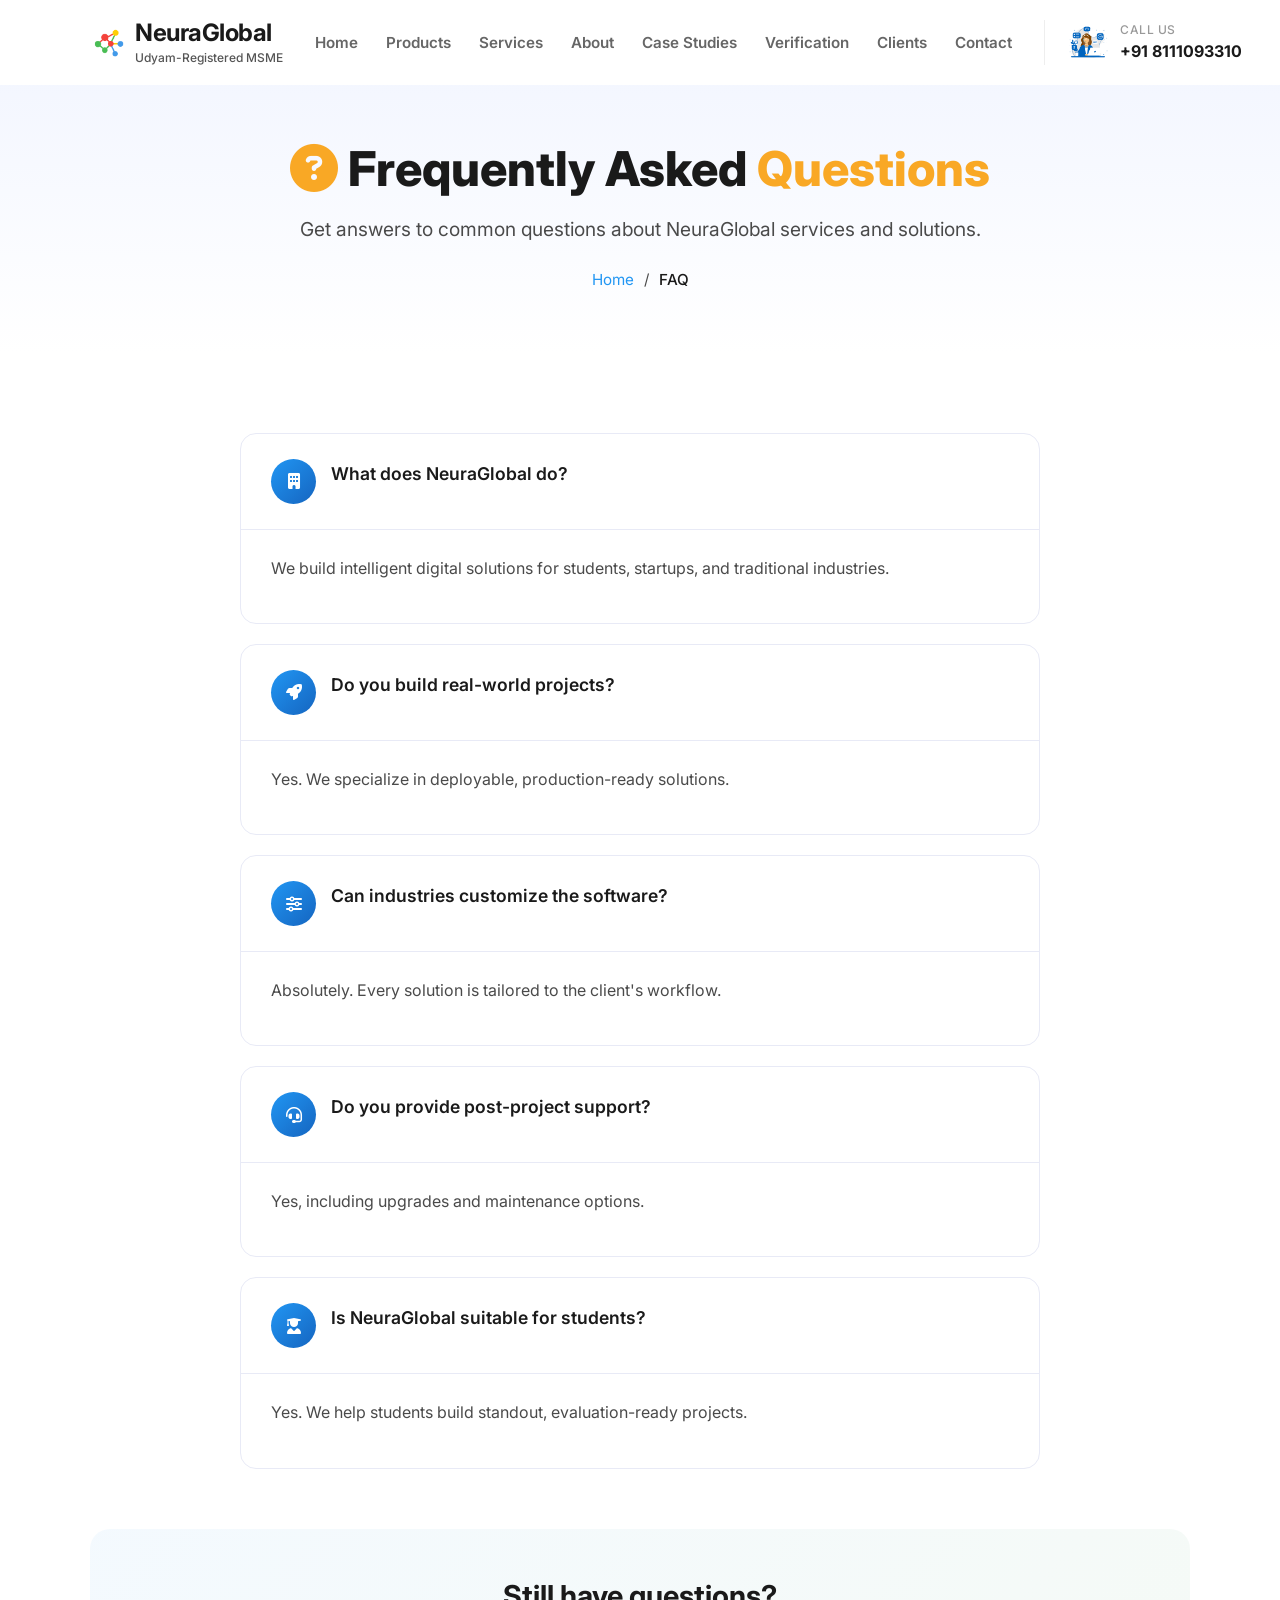
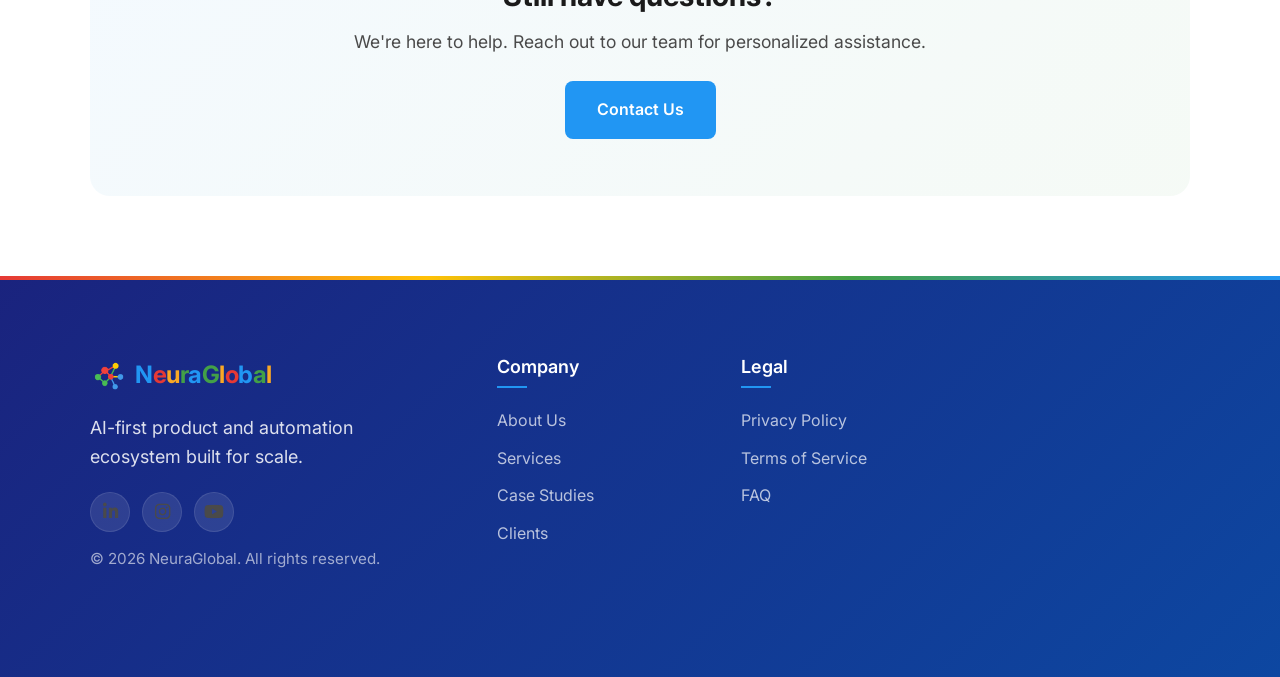
<file: faq.html>
<!DOCTYPE html>
<html lang="en">



<head>
    <meta charset="UTF-8">
    <meta name="viewport" content="width=device-width, initial-scale=1.0">
    <title>FAQ | NeuraGlobal - Frequently Asked Questions</title>
    <meta name="description" content="Frequently Asked Questions about NeuraGlobal services, projects, and support.">
    <link rel="preconnect" href="https://fonts.googleapis.com">
    <link rel="preconnect" href="https://fonts.gstatic.com" crossorigin>
    <link
        href="https://fonts.googleapis.com/css2?family=Inter:wght@300;400;500;600;700&family=Roboto:wght@300;400;500&display=swap"
        rel="stylesheet">
    <link rel="stylesheet" href="https://cdnjs.cloudflare.com/ajax/libs/font-awesome/6.4.0/css/all.min.css">
    <link rel="stylesheet" href="style.css">
    <link rel="icon" type="image/png" href="Assets/Neura%20Global%20Icon.png">
</head>

<body>
    <!-- Navigation -->
    <header class="header">
        <div class="container">
            <nav class="navbar">
                <div class="logo">
                    <a href="index.html" style="display: flex; align-items: center; text-decoration: none;">
                        <img src="Assets/Neura%20Global%20Icon.png" alt="NeuraGlobal" class="logo-img">
                    </a>
                    <div class="logo-text-container">
                        <a href="index.html" style="text-decoration: none; color: inherit;">
                            <span class="logo-text">NeuraGlobal</span>
                        </a>
                        <a class='logo-subtext' href='msme-certificate.html'>Udyam-Registered MSME</a>
                    </div>
                </div>
                <ul class="nav-menu">
                    <li class="nav-item"><a class='nav-link' href='index.html'>Home</a></li>
                    <li class="nav-item"><a class='nav-link' href='products.html'>Products</a></li>
                    <li class="nav-item"><a class='nav-link' href='services.html'>Services</a></li>
                    <li class="nav-item"><a class='nav-link' href='founder.html'>About</a></li>
                    <li class="nav-item"><a class='nav-link' href='case-studies.html'>Case Studies</a></li>
                    <li class="nav-item"><a class='nav-link' href='verify.html'>Verification</a></li>
                    <li class="nav-item"><a class='nav-link' href='index.html#clients'>Clients</a></li>
                    <li class="nav-item"><a class='nav-link' href='index.html#contact'>Contact</a></li>
                </ul>
                <div class="nav-contact">
                    <img src="Assets/contact%20us.gif" alt="Call" class="nav-contact-gif">
                    <div class="nav-contact-info">
                        <span class="nav-contact-label">Call Us</span>
                        <a href="tel:+918111093310" class="nav-contact-number">+91 8111093310</a>
                    </div>
                </div>
                <div class="hamburger">
                    <span class="bar"></span>
                    <span class="bar"></span>
                    <span class="bar"></span>
                </div>
            </nav>
        </div>
    </header>

    <main>
        <!-- Page Hero -->
        <section class="page-hero">
            <div class="container">
                <div class="page-hero-content">
                    <h1 class="page-title"><i class="fas fa-question-circle text-yellow"></i> Frequently Asked <span
                            class="text-yellow">Questions</span></h1>
                    <p class="page-subtitle">Get answers to common questions about NeuraGlobal services and solutions.
                    </p>
                    <div class="breadcrumb">
                        <a href='index.html'>Home</a>
                        <span>/</span>
                        <span class="current">FAQ</span>
                    </div>
                </div>
            </div>
        </section>

        <!-- FAQ Section -->
        <section class="section faq-section">
            <div class="container">
                <div class="faq-container">
                    <div class="faq-item">
                        <div class="faq-question">
                            <i class="fas fa-building"></i>
                            <h3>What does NeuraGlobal do?</h3>
                        </div>
                        <div class="faq-answer">
                            <p>We build intelligent digital solutions for students, startups, and traditional
                                industries.</p>
                        </div>
                    </div>

                    <div class="faq-item">
                        <div class="faq-question">
                            <i class="fas fa-rocket"></i>
                            <h3>Do you build real-world projects?</h3>
                        </div>
                        <div class="faq-answer">
                            <p>Yes. We specialize in deployable, production-ready solutions.</p>
                        </div>
                    </div>

                    <div class="faq-item">
                        <div class="faq-question">
                            <i class="fas fa-sliders-h"></i>
                            <h3>Can industries customize the software?</h3>
                        </div>
                        <div class="faq-answer">
                            <p>Absolutely. Every solution is tailored to the client's workflow.</p>
                        </div>
                    </div>

                    <div class="faq-item">
                        <div class="faq-question">
                            <i class="fas fa-headset"></i>
                            <h3>Do you provide post-project support?</h3>
                        </div>
                        <div class="faq-answer">
                            <p>Yes, including upgrades and maintenance options.</p>
                        </div>
                    </div>

                    <div class="faq-item">
                        <div class="faq-question">
                            <i class="fas fa-user-graduate"></i>
                            <h3>Is NeuraGlobal suitable for students?</h3>
                        </div>
                        <div class="faq-answer">
                            <p>Yes. We help students build standout, evaluation-ready projects.</p>
                        </div>
                    </div>
                </div>

                <!-- CTA -->
                <div class="faq-cta">
                    <h2>Still have questions?</h2>
                    <p>We're here to help. Reach out to our team for personalized assistance.</p>
                    <a class='btn btn-google-primary' href='index.html#contact'>
                        <span class="btn-text">Contact Us</span>
                        <span class="btn-hover-effect"></span>
                    </a>
                </div>
            </div>
        </section>
    </main>

    <!-- Footer -->
    <footer class="footer">
        <div class="container">
            <div class="footer-content">
                <div class="footer-brand">
                    <a class='logo footer-logo' href='index.html'>
                        <img src="Assets/Neura%20Global%20Icon.png" alt="NeuraGlobal" class="logo-img">
                        <span class="logo-text">
                            <span class="text-blue">N</span><span class="text-red">e</span><span
                                class="text-yellow">u</span><span class="text-green">r</span><span
                                class="text-blue">a</span><span class="text-green">G</span><span
                                class="text-yellow">l</span><span class="text-red">o</span><span
                                class="text-blue">b</span><span class="text-green">a</span><span
                                class="text-yellow">l</span>
                        </span>
                    </a>
                    <p class="footer-tagline">AI-first product and automation ecosystem built for scale.</p>
                    <div class="footer-social-links">
                        <a href="https://www.linkedin.com/company/neuraglobal-india/" target="_blank" rel="noopener"
                            class="footer-social-link" aria-label="LinkedIn"><i class="fab fa-linkedin-in"></i></a>
                        <a href="https://www.instagram.com/neuraglobal_india" target="_blank" rel="noopener"
                            class="footer-social-link" aria-label="Instagram"><i class="fab fa-instagram"></i></a>
                        <a href="https://www.youtube.com/@neuraglobalindia" target="_blank" rel="noopener"
                            class="footer-social-link" aria-label="YouTube"><i class="fab fa-youtube"></i></a>
                    </div>
                    <p class="copyright">© 2026 NeuraGlobal. All rights reserved.</p>
                </div>
                <div class="footer-links">
                    <div class="footer-column">
                        <h3 class="footer-column-title">Company</h3>
                        <ul class="footer-list">
                            <li><a class='footer-link' href='founder.html'>About Us</a></li>
                            <li><a class='footer-link' href='services.html'>Services</a></li>
                            <li><a class='footer-link' href='case-studies.html'>Case Studies</a></li>
                            <li><a class='footer-link' href='index.html#clients'>Clients</a></li>
                        </ul>
                    </div>
                    <div class="footer-column">
                        <h3 class="footer-column-title">Legal</h3>
                        <ul class="footer-list">
                            <li><a class='footer-link' href='privacy.html'>Privacy Policy</a></li>
                            <li><a class='footer-link' href='terms.html'>Terms of Service</a></li>
                            <li><a class='footer-link' href='faq.html'>FAQ</a></li>
                        </ul>
                    </div>

                </div>
            </div>
        </div>
    </footer>

    <div class="scroll-progress"></div>
    <button class="back-to-top" id="backToTop" aria-label="Back to top"><i class="fas fa-arrow-up"></i></button>
    <div class="cursor-dot"></div>
    <div class="cursor-outline"></div>
    <script src="script.js"></script>
</body>


</html>
</file>
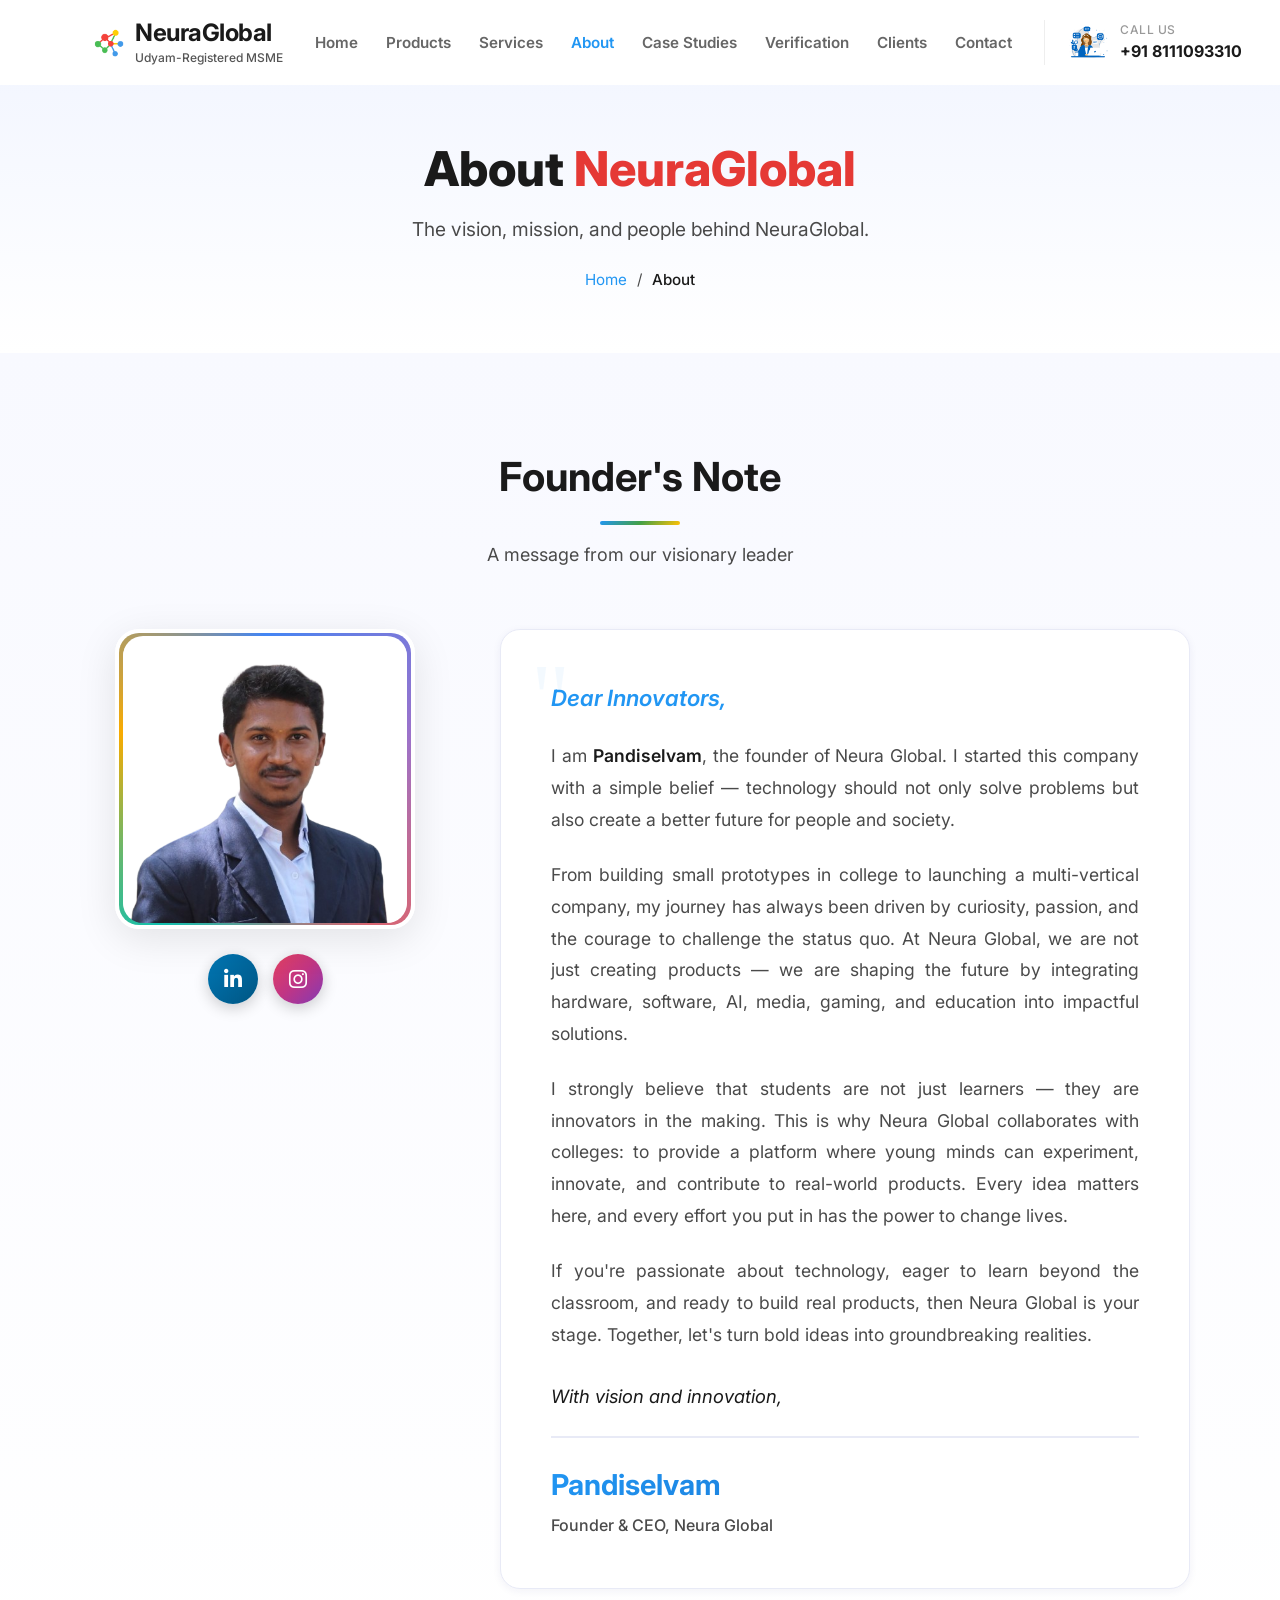
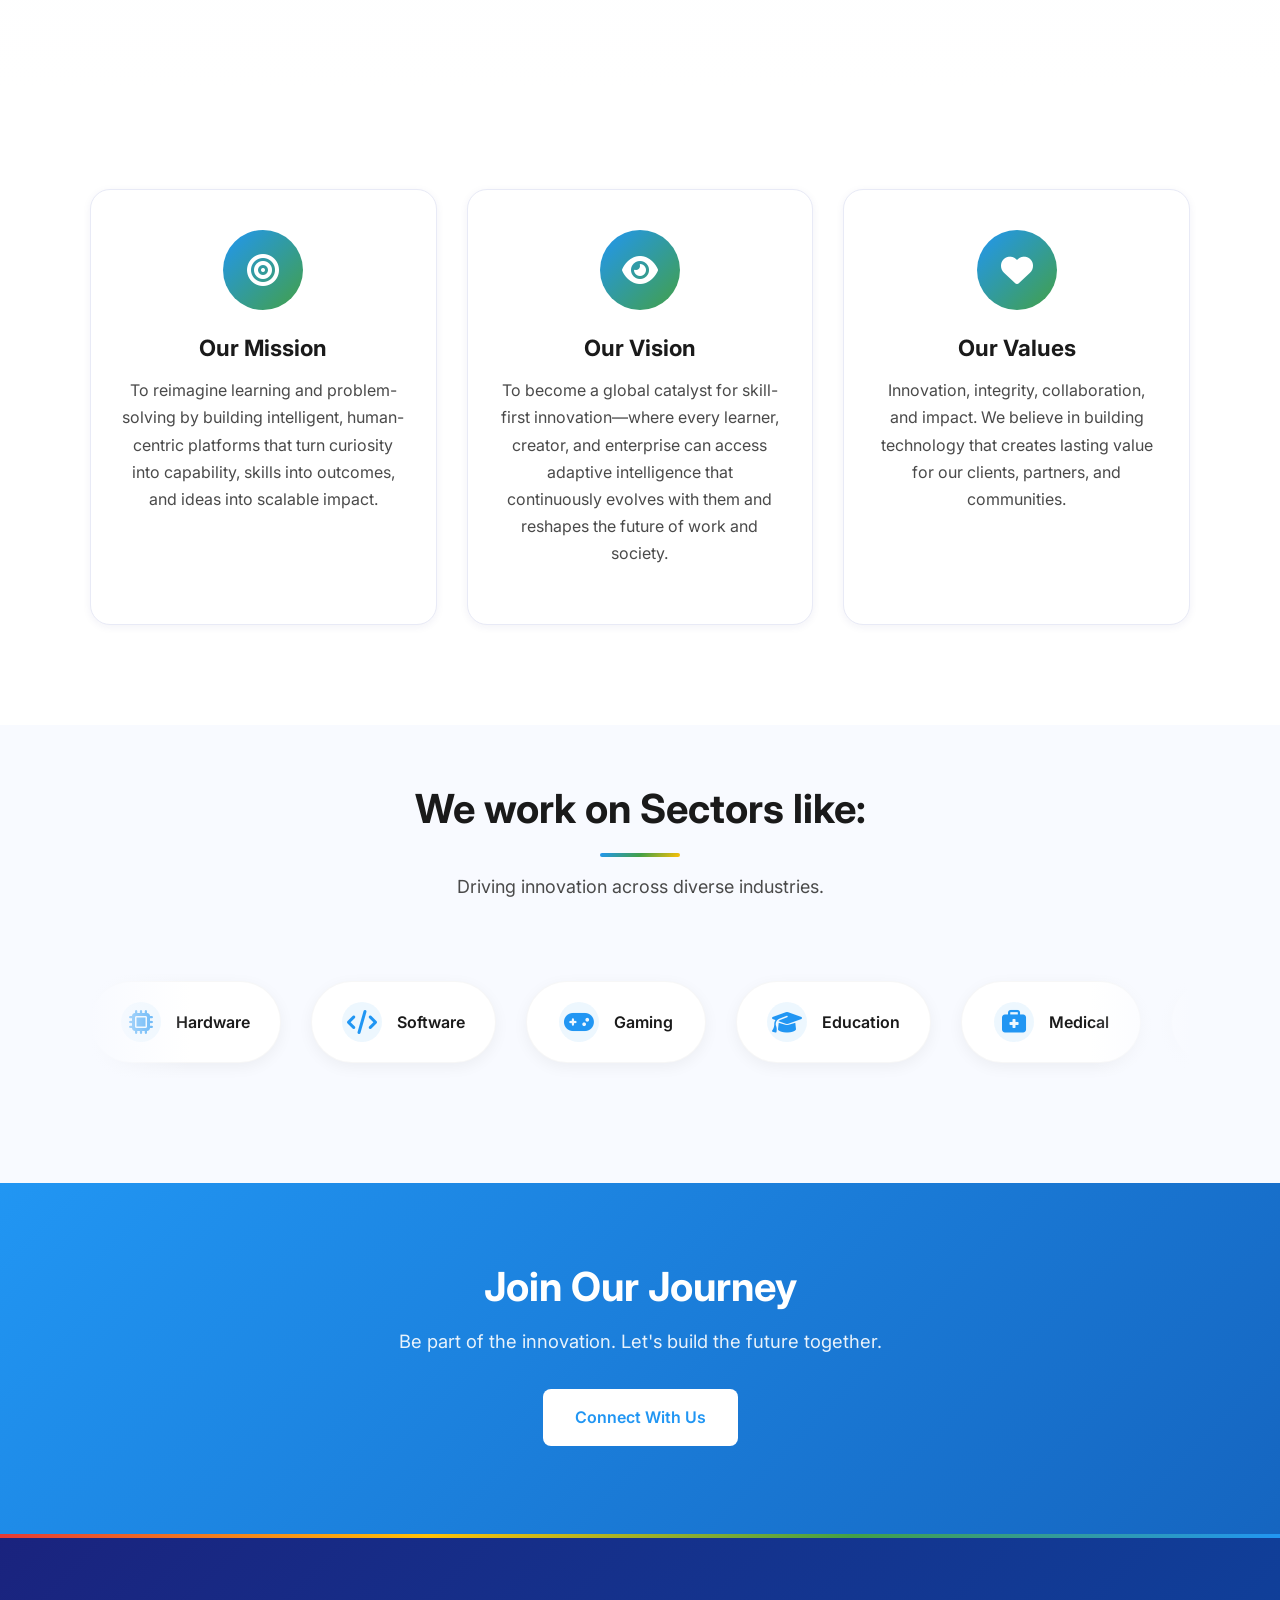
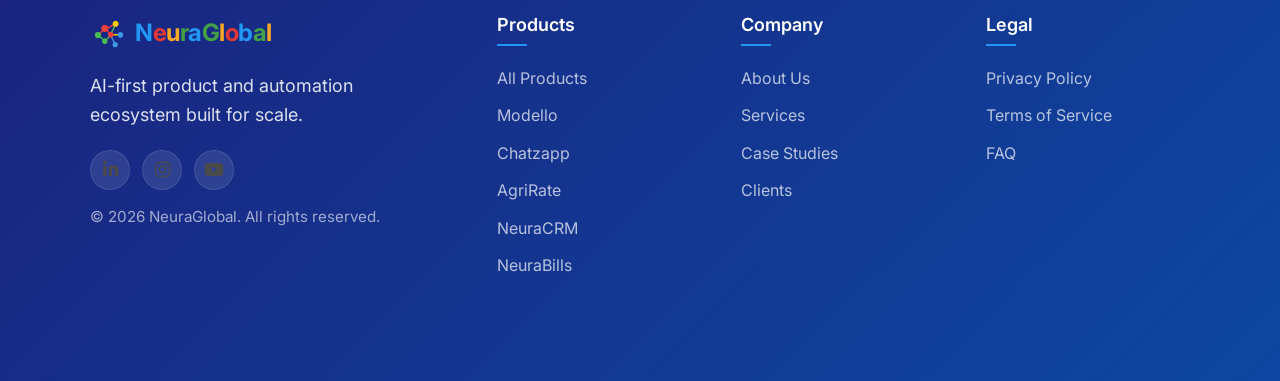
<file: founder.html>
<!DOCTYPE html>
<html lang="en">



<head>
    <meta charset="UTF-8">
    <meta name="viewport" content="width=device-width, initial-scale=1.0">
    <title>About | NeuraGlobal - Founder's Vision</title>
    <meta name="description"
        content="Learn about NeuraGlobal's founder Pandiselvam and the vision behind building AI products for a better future.">
    <link rel="preconnect" href="https://fonts.googleapis.com">
    <link rel="preconnect" href="https://fonts.gstatic.com" crossorigin>
    <link
        href="https://fonts.googleapis.com/css2?family=Inter:wght@300;400;500;600;700&family=Roboto:wght@300;400;500&display=swap"
        rel="stylesheet">
    <link rel="stylesheet" href="https://cdnjs.cloudflare.com/ajax/libs/font-awesome/6.4.0/css/all.min.css">
    <link rel="stylesheet" href="style.css">
    <link rel="icon" type="image/png" href="Assets/Neura%20Global%20Icon.png">
</head>

<body>
    <!-- Navigation -->
    <header class="header">
        <div class="container">
            <nav class="navbar">
                <div class="logo">
                    <a href="index.html" style="display: flex; align-items: center; text-decoration: none;">
                        <img src="Assets/Neura%20Global%20Icon.png" alt="NeuraGlobal" class="logo-img">
                    </a>
                    <div class="logo-text-container">
                        <a href="index.html" style="text-decoration: none; color: inherit;">
                            <span class="logo-text">NeuraGlobal</span>
                        </a>
                        <a class='logo-subtext' href='msme-certificate.html'>Udyam-Registered MSME</a>
                    </div>
                </div>

                <!-- Center Menu -->
                <ul class="nav-menu">
                    <li class="nav-item"><a class='nav-link' href='index.html'>Home</a></li>
                    <li class="nav-item"><a class='nav-link' href='products.html'>Products</a></li>
                    <li class="nav-item"><a class='nav-link' href='services.html'>Services</a></li>
                    <li class="nav-item"><a class='nav-link active' href='founder.html'>About</a></li>
                    <li class="nav-item"><a class='nav-link' href='case-studies.html'>Case Studies</a></li>
                    <li class="nav-item"><a class='nav-link' href='verify.html'>Verification</a></li>
                    <li class="nav-item"><a class='nav-link' href='index.html#clients'>Clients</a></li>
                    <li class="nav-item"><a class='nav-link' href='index.html#contact'>Contact</a></li>
                </ul>

                <!-- Right Contact Section -->
                <div class="nav-contact">
                    <img src="Assets/contact%20us.gif" alt="Call" class="nav-contact-gif">
                    <div class="nav-contact-info">
                        <span class="nav-contact-label">Call Us</span>
                        <a href="tel:+918111093310" class="nav-contact-number">+91 8111093310</a>
                    </div>
                </div>

                <div class="hamburger">
                    <span class="bar"></span>
                    <span class="bar"></span>
                    <span class="bar"></span>
                </div>
            </nav>
        </div>
    </header>

    <main>
        <!-- Page Hero -->
        <section class="page-hero">
            <div class="container">
                <div class="page-hero-content">
                    <h1 class="page-title">About <span class="text-red">NeuraGlobal</span></h1>
                    <p class="page-subtitle">The vision, mission, and people behind NeuraGlobal.</p>
                    <div class="breadcrumb">
                        <a href='index.html'>Home</a>
                        <span>/</span>
                        <span class="current">About</span>
                    </div>
                </div>
            </div>
        </section>

        <!-- Founder's Note Section -->
        <section class="section founder-section">
            <div class="container">
                <div class="section-header">
                    <h2 class="section-title">Founder's Note</h2>
                    <p class="section-subtitle">A message from our visionary leader</p>
                </div>

                <div class="founder-container">
                    <div class="founder-image-wrapper">
                        <div class="founder-image-frame">
                            <img src="Assets/Founder.png" alt="Pandiselvam - Founder & CEO" class="founder-image">
                        </div>
                        <div class="founder-social-links">
                            <a href="https://www.linkedin.com/in/pandiselvam-r/" target="_blank" rel="noopener"
                                class="social-link linkedin">
                                <i class="fab fa-linkedin-in"></i>
                            </a>
                            <a href="https://www.instagram.com/pandiselvam_official/" target="_blank"
                                rel="noopener" class="social-link instagram">
                                <i class="fab fa-instagram"></i>
                            </a>
                        </div>
                    </div>

                    <div class="founder-content">
                        <div class="founder-letter">
                            <p class="letter-greeting">Dear Innovators,</p>

                            <p class="letter-body">I am <strong>Pandiselvam</strong>, the founder of Neura Global. I
                                started this company with a simple belief — technology should not only solve problems
                                but also create a better future for people and society.</p>

                            <p class="letter-body">From building small prototypes in college to launching a
                                multi-vertical company, my journey has always been driven by curiosity, passion, and the
                                courage to challenge the status quo. At Neura Global, we are not just creating products
                                — we are shaping the future by integrating hardware, software, AI, media, gaming, and
                                education into impactful solutions.</p>

                            <p class="letter-body">I strongly believe that students are not just learners — they are
                                innovators in the making. This is why Neura Global collaborates with colleges: to
                                provide a platform where young minds can experiment, innovate, and contribute to
                                real-world products. Every idea matters here, and every effort you put in has the power
                                to change lives.</p>

                            <p class="letter-body">If you're passionate about technology, eager to learn beyond the
                                classroom, and ready to build real products, then Neura Global is your stage. Together,
                                let's turn bold ideas into groundbreaking realities.</p>

                            <p class="letter-closing">With vision and innovation,</p>

                            <div class="founder-signature">
                                <p class="signature-name">Pandiselvam</p>
                                <p class="signature-title">Founder & CEO, Neura Global</p>
                            </div>
                        </div>
                    </div>
                </div>
            </div>
        </section>

        <!-- Mission & Vision -->
        <section class="section mission-section">
            <div class="container">
                <div class="mission-grid">
                    <div class="mission-card">
                        <div class="mission-icon">
                            <i class="fas fa-bullseye"></i>
                        </div>
                        <h3 class="mission-title">Our Mission</h3>
                        <p class="mission-text">To reimagine learning and problem-solving by building intelligent,
                            human-centric platforms that turn curiosity into capability, skills into outcomes, and ideas
                            into scalable impact.</p>
                    </div>
                    <div class="mission-card">
                        <div class="mission-icon">
                            <i class="fas fa-eye"></i>
                        </div>
                        <h3 class="mission-title">Our Vision</h3>
                        <p class="mission-text">To become a global catalyst for skill-first innovation—where every
                            learner, creator, and enterprise can access adaptive intelligence that continuously evolves
                            with them and reshapes the future of work and society.</p>
                    </div>
                    <div class="mission-card">
                        <div class="mission-icon">
                            <i class="fas fa-heart"></i>
                        </div>
                        <h3 class="mission-title">Our Values</h3>
                        <p class="mission-text">Innovation, integrity, collaboration, and impact. We believe in building
                            technology that creates lasting value for our clients, partners, and communities.</p>
                    </div>
                </div>
            </div>
        </section>

        <!-- Sectors Marquee Section -->
        <section class="section sectors-section">
            <div class="container">
                <div class="section-header">
                    <h2 class="section-title">We work on Sectors like:</h2>
                    <p class="section-subtitle">Driving innovation across diverse industries.</p>
                </div>

                <div class="marquee-wrapper sectors-marquee-wrapper">
                    <div class="marquee-track">
                        <div class="sectors-marquee">
                            <!-- Sector Cards -->
                            <div class="sector-card">
                                <div class="sector-icon"><i class="fas fa-microchip"></i></div>
                                <span class="sector-name">Hardware</span>
                            </div>
                            <div class="sector-card">
                                <div class="sector-icon"><i class="fas fa-code"></i></div>
                                <span class="sector-name">Software</span>
                            </div>
                            <div class="sector-card">
                                <div class="sector-icon"><i class="fas fa-gamepad"></i></div>
                                <span class="sector-name">Gaming</span>
                            </div>
                            <div class="sector-card">
                                <div class="sector-icon"><i class="fas fa-graduation-cap"></i></div>
                                <span class="sector-name">Education</span>
                            </div>
                            <div class="sector-card">
                                <div class="sector-icon"><i class="fas fa-briefcase-medical"></i></div>
                                <span class="sector-name">Medical</span>
                            </div>
                            <div class="sector-card">
                                <div class="sector-icon"><i class="fas fa-brain"></i></div>
                                <span class="sector-name">AI</span>
                            </div>
                            <div class="sector-card">
                                <div class="sector-icon"><i class="fas fa-cogs"></i></div>
                                <span class="sector-name">Automation</span>
                            </div>
                            <div class="sector-card">
                                <div class="sector-icon"><i class="fas fa-leaf"></i></div>
                                <span class="sector-name">Sustainability</span>
                            </div>
                            <div class="sector-card">
                                <div class="sector-icon"><i class="fas fa-coins"></i></div>
                                <span class="sector-name">Finance</span>
                            </div>

                            <!-- Duplicate for Seamless Scroll -->
                            <div class="sector-card">
                                <div class="sector-icon"><i class="fas fa-microchip"></i></div>
                                <span class="sector-name">Hardware</span>
                            </div>
                            <div class="sector-card">
                                <div class="sector-icon"><i class="fas fa-code"></i></div>
                                <span class="sector-name">Software</span>
                            </div>
                            <div class="sector-card">
                                <div class="sector-icon"><i class="fas fa-gamepad"></i></div>
                                <span class="sector-name">Gaming</span>
                            </div>
                            <div class="sector-card">
                                <div class="sector-icon"><i class="fas fa-graduation-cap"></i></div>
                                <span class="sector-name">Education</span>
                            </div>
                            <div class="sector-card">
                                <div class="sector-icon"><i class="fas fa-briefcase-medical"></i></div>
                                <span class="sector-name">Medical</span>
                            </div>
                            <div class="sector-card">
                                <div class="sector-icon"><i class="fas fa-brain"></i></div>
                                <span class="sector-name">AI</span>
                            </div>
                            <div class="sector-card">
                                <div class="sector-icon"><i class="fas fa-cogs"></i></div>
                                <span class="sector-name">Automation</span>
                            </div>
                            <div class="sector-card">
                                <div class="sector-icon"><i class="fas fa-leaf"></i></div>
                                <span class="sector-name">Sustainability</span>
                            </div>
                            <div class="sector-card">
                                <div class="sector-icon"><i class="fas fa-coins"></i></div>
                                <span class="sector-name">Finance</span>
                            </div>
                        </div>
                    </div>
                </div>
            </div>
        </section>

        <!-- CTA Section -->
        <section class="section cta-section">
            <div class="container">
                <div class="cta-content">
                    <h2 class="cta-title">Join Our Journey</h2>
                    <p class="cta-text">Be part of the innovation. Let's build the future together.</p>
                    <a class='btn btn-google-primary' href='index.html#contact'>
                        <span class="btn-text">Connect With Us</span>
                        <span class="btn-hover-effect"></span>
                    </a>
                </div>
            </div>
        </section>
    </main>

    <!-- Footer -->
    <footer class="footer">
        <div class="container">
            <div class="footer-content">
                <div class="footer-brand">
                    <a class='logo footer-logo' href='index.html'>
                        <img src="Assets/Neura%20Global%20Icon.png" alt="NeuraGlobal" class="logo-img">
                        <span class="logo-text">
                            <span class="text-blue">N</span><span class="text-red">e</span><span
                                class="text-yellow">u</span><span class="text-green">r</span><span
                                class="text-blue">a</span><span class="text-green">G</span><span
                                class="text-yellow">l</span><span class="text-red">o</span><span
                                class="text-blue">b</span><span class="text-green">a</span><span
                                class="text-yellow">l</span>
                        </span>
                    </a>
                    <p class="footer-tagline">AI-first product and automation ecosystem built for scale.</p>
                    <div class="footer-social-links">
                        <a href="https://www.linkedin.com/company/neuraglobal-india/" target="_blank" rel="noopener"
                            class="footer-social-link" aria-label="LinkedIn"><i class="fab fa-linkedin-in"></i></a>
                        <a href="https://www.instagram.com/neuraglobal_india" target="_blank" rel="noopener"
                            class="footer-social-link" aria-label="Instagram"><i class="fab fa-instagram"></i></a>
                        <a href="https://www.youtube.com/@neuraglobalindia" target="_blank" rel="noopener"
                            class="footer-social-link" aria-label="YouTube"><i class="fab fa-youtube"></i></a>
                    </div>
                    <p class="copyright">© 2026 NeuraGlobal. All rights reserved.</p>
                </div>

                <div class="footer-links">
                    <div class="footer-column">
                        <h3 class="footer-column-title">Products</h3>
                        <ul class="footer-list">
                            <li><a class='footer-link' href='products.html'>All Products</a></li>
                            <li><a href="products.html" class="footer-link">Modello</a></li>
                            <li><a href="products.html" class="footer-link">Chatzapp</a></li>
                            <li><a href="products.html" class="footer-link">AgriRate</a></li>
                            <li><a href="products.html" class="footer-link">NeuraCRM</a></li>
                            <li><a href="products.html" class="footer-link">NeuraBills</a></li>
                        </ul>
                    </div>

                    <div class="footer-column">
                        <h3 class="footer-column-title">Company</h3>
                        <ul class="footer-list">
                            <li><a class='footer-link' href='founder.html'>About Us</a></li>
                            <li><a class='footer-link' href='services.html'>Services</a></li>
                            <li><a class='footer-link' href='case-studies.html'>Case Studies</a></li>
                            <li><a class='footer-link' href='index.html#clients'>Clients</a></li>
                        </ul>
                    </div>

                    <div class="footer-column">
                        <h3 class="footer-column-title">Legal</h3>
                        <ul class="footer-list">
                            <li><a class='footer-link' href='privacy.html'>Privacy Policy</a></li>
                            <li><a class='footer-link' href='terms.html'>Terms of Service</a></li>
                            <li><a class='footer-link' href='faq.html'>FAQ</a></li>
                        </ul>
                    </div>


                </div>
            </div>
        </div>
    </footer>

    <!-- Scroll Progress Bar -->
    <div class="scroll-progress"></div>

    <!-- Back to Top Button -->
    <button class="back-to-top" id="backToTop" aria-label="Back to top">
        <i class="fas fa-arrow-up"></i>
    </button>

    <!-- Custom Cursor -->
    <div class="cursor-dot"></div>
    <div class="cursor-outline"></div>

    <script src="script.js"></script>
</body>


</html>
</file>
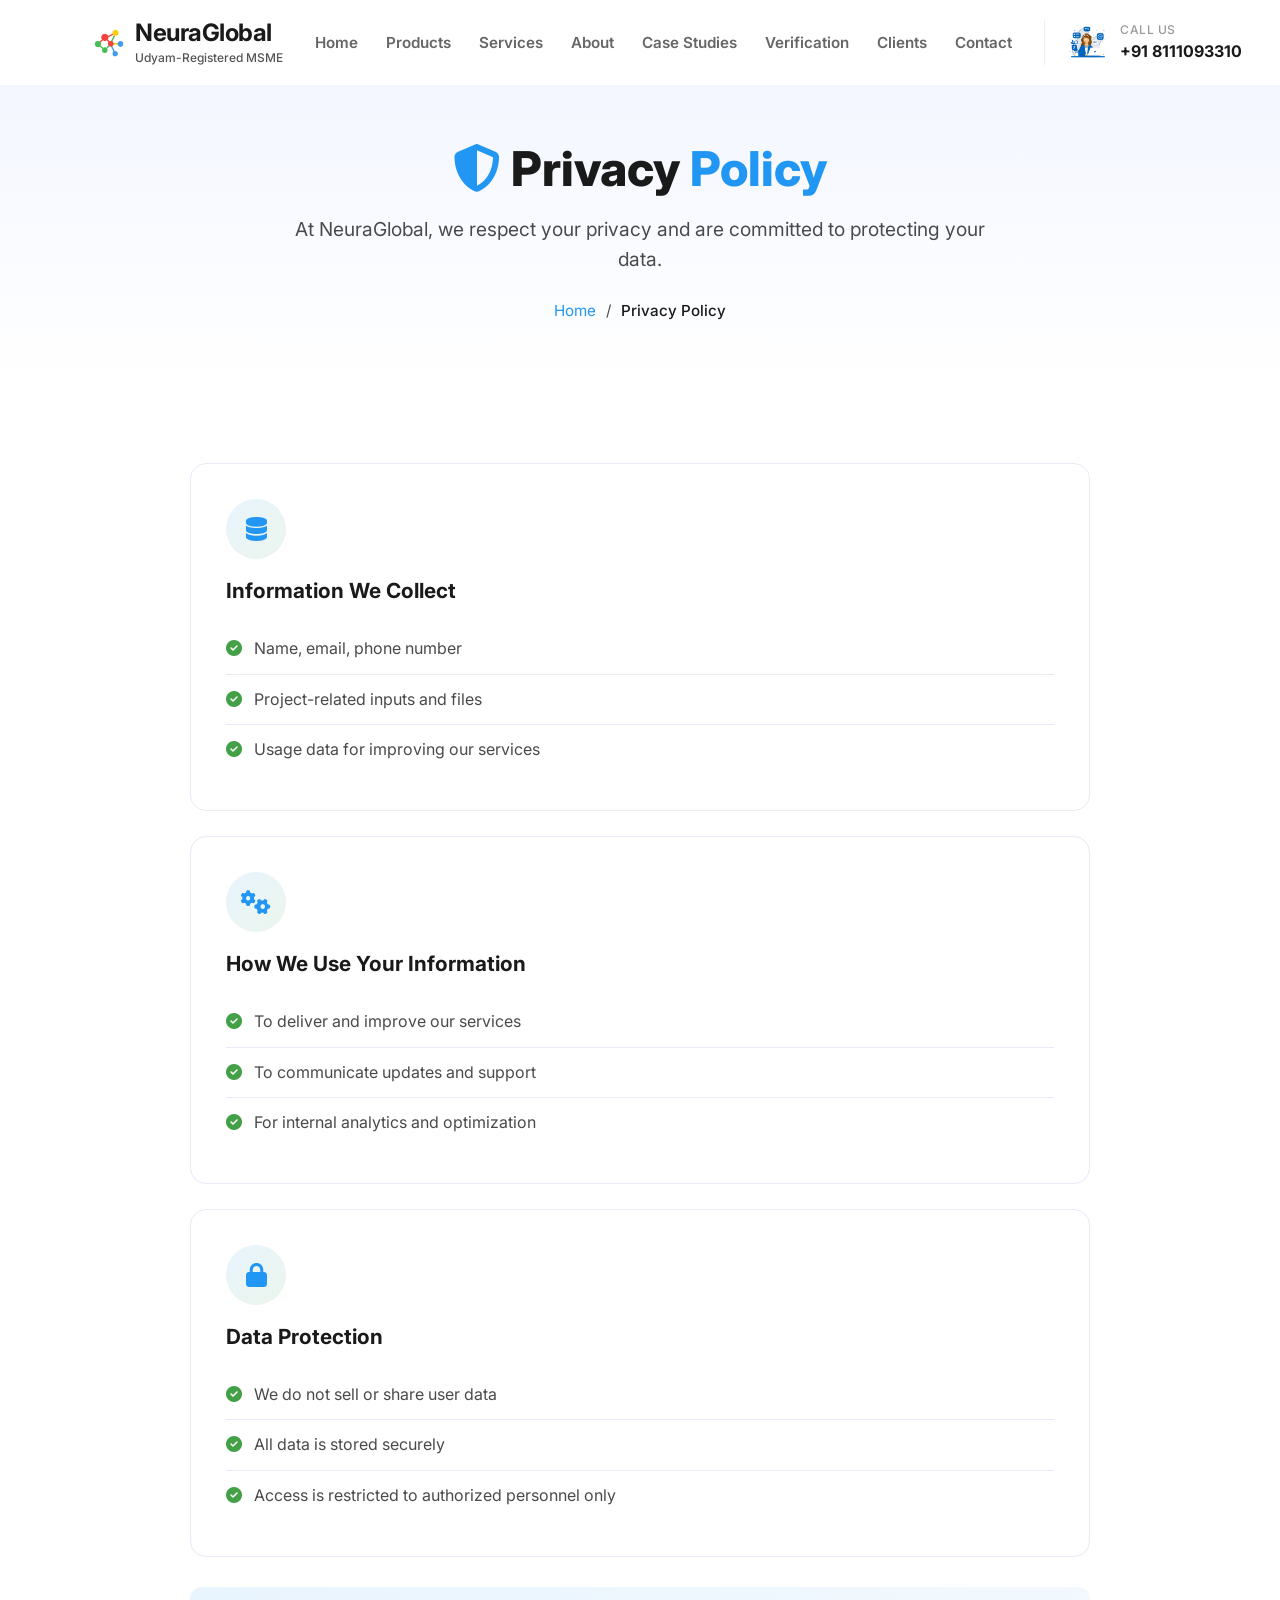
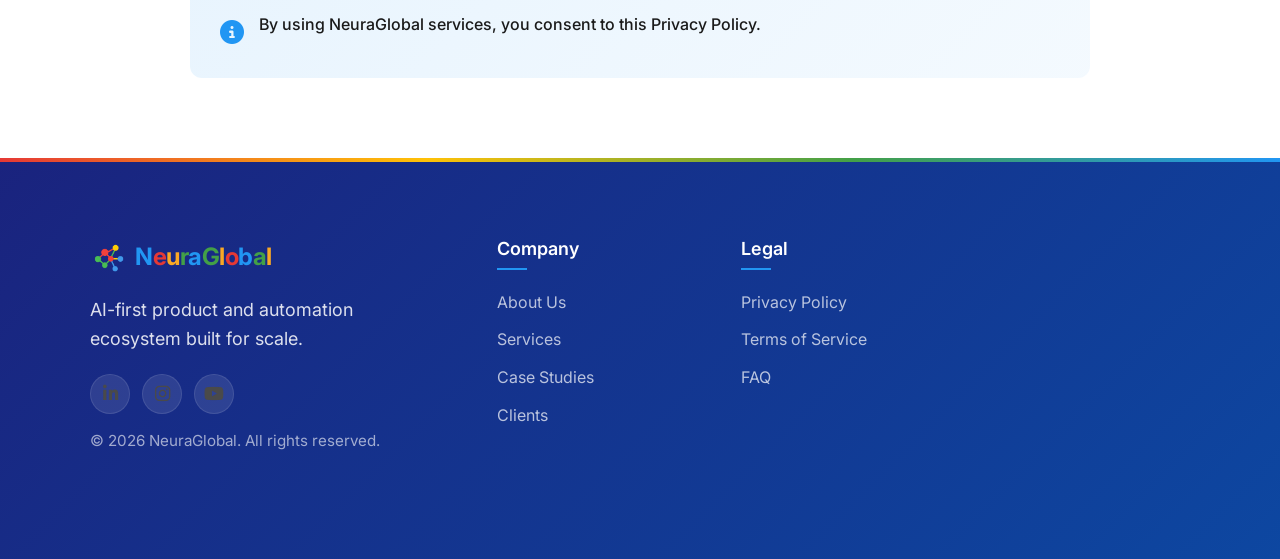
<file: privacy.html>
<!DOCTYPE html>
<html lang="en">



<head>
    <meta charset="UTF-8">
    <meta name="viewport" content="width=device-width, initial-scale=1.0">
    <title>Privacy Policy | NeuraGlobal</title>
    <meta name="description" content="Privacy Policy for NeuraGlobal - How we collect, use, and protect your data.">
    <link rel="preconnect" href="https://fonts.googleapis.com">
    <link rel="preconnect" href="https://fonts.gstatic.com" crossorigin>
    <link
        href="https://fonts.googleapis.com/css2?family=Inter:wght@300;400;500;600;700&family=Roboto:wght@300;400;500&display=swap"
        rel="stylesheet">
    <link rel="stylesheet" href="https://cdnjs.cloudflare.com/ajax/libs/font-awesome/6.4.0/css/all.min.css">
    <link rel="stylesheet" href="style.css">
    <link rel="icon" type="image/png" href="Assets/Neura%20Global%20Icon.png">
</head>

<body>
    <!-- Navigation -->
    <header class="header">
        <div class="container">
            <nav class="navbar">
                <div class="logo">
                    <a href="index.html" style="display: flex; align-items: center; text-decoration: none;">
                        <img src="Assets/Neura%20Global%20Icon.png" alt="NeuraGlobal" class="logo-img">
                    </a>
                    <div class="logo-text-container">
                        <a href="index.html" style="text-decoration: none; color: inherit;">
                            <span class="logo-text">NeuraGlobal</span>
                        </a>
                        <a class='logo-subtext' href='msme-certificate.html'>Udyam-Registered MSME</a>
                    </div>
                </div>
                <ul class="nav-menu">
                    <li class="nav-item"><a class='nav-link' href='index.html'>Home</a></li>
                    <li class="nav-item"><a class='nav-link' href='products.html'>Products</a></li>
                    <li class="nav-item"><a class='nav-link' href='services.html'>Services</a></li>
                    <li class="nav-item"><a class='nav-link' href='founder.html'>About</a></li>
                    <li class="nav-item"><a class='nav-link' href='case-studies.html'>Case Studies</a></li>
                    <li class="nav-item"><a class='nav-link' href='verify.html'>Verification</a></li>
                    <li class="nav-item"><a class='nav-link' href='index.html#clients'>Clients</a></li>
                    <li class="nav-item"><a class='nav-link' href='index.html#contact'>Contact</a></li>
                </ul>
                <div class="nav-contact">
                    <img src="Assets/contact%20us.gif" alt="Call" class="nav-contact-gif">
                    <div class="nav-contact-info">
                        <span class="nav-contact-label">Call Us</span>
                        <a href="tel:+918111093310" class="nav-contact-number">+91 8111093310</a>
                    </div>
                </div>
                <div class="hamburger">
                    <span class="bar"></span>
                    <span class="bar"></span>
                    <span class="bar"></span>
                </div>
            </nav>
        </div>
    </header>

    <main>
        <!-- Page Hero -->
        <section class="page-hero">
            <div class="container">
                <div class="page-hero-content">
                    <h1 class="page-title"><i class="fas fa-shield-alt text-blue"></i> Privacy <span
                            class="text-blue">Policy</span></h1>
                    <p class="page-subtitle">At NeuraGlobal, we respect your privacy and are committed to protecting
                        your data.</p>
                    <div class="breadcrumb">
                        <a href='index.html'>Home</a>
                        <span>/</span>
                        <span class="current">Privacy Policy</span>
                    </div>
                </div>
            </div>
        </section>

        <!-- Content Section -->
        <section class="section legal-section">
            <div class="container">
                <div class="legal-content">
                    <div class="legal-card">
                        <div class="legal-icon"><i class="fas fa-database"></i></div>
                        <h2>Information We Collect</h2>
                        <ul class="legal-list">
                            <li><i class="fas fa-check-circle"></i> Name, email, phone number</li>
                            <li><i class="fas fa-check-circle"></i> Project-related inputs and files</li>
                            <li><i class="fas fa-check-circle"></i> Usage data for improving our services</li>
                        </ul>
                    </div>

                    <div class="legal-card">
                        <div class="legal-icon"><i class="fas fa-cogs"></i></div>
                        <h2>How We Use Your Information</h2>
                        <ul class="legal-list">
                            <li><i class="fas fa-check-circle"></i> To deliver and improve our services</li>
                            <li><i class="fas fa-check-circle"></i> To communicate updates and support</li>
                            <li><i class="fas fa-check-circle"></i> For internal analytics and optimization</li>
                        </ul>
                    </div>

                    <div class="legal-card">
                        <div class="legal-icon"><i class="fas fa-lock"></i></div>
                        <h2>Data Protection</h2>
                        <ul class="legal-list">
                            <li><i class="fas fa-check-circle"></i> We do not sell or share user data</li>
                            <li><i class="fas fa-check-circle"></i> All data is stored securely</li>
                            <li><i class="fas fa-check-circle"></i> Access is restricted to authorized personnel only
                            </li>
                        </ul>
                    </div>

                    <div class="legal-notice">
                        <i class="fas fa-info-circle"></i>
                        <p>By using NeuraGlobal services, you consent to this Privacy Policy.</p>
                    </div>
                </div>
            </div>
        </section>
    </main>

    <!-- Footer -->
    <footer class="footer">
        <div class="container">
            <div class="footer-content">
                <div class="footer-brand">
                    <a class='logo footer-logo' href='index.html'>
                        <img src="Assets/Neura%20Global%20Icon.png" alt="NeuraGlobal" class="logo-img">
                        <span class="logo-text">
                            <span class="text-blue">N</span><span class="text-red">e</span><span
                                class="text-yellow">u</span><span class="text-green">r</span><span
                                class="text-blue">a</span><span class="text-green">G</span><span
                                class="text-yellow">l</span><span class="text-red">o</span><span
                                class="text-blue">b</span><span class="text-green">a</span><span
                                class="text-yellow">l</span>
                        </span>
                    </a>
                    <p class="footer-tagline">AI-first product and automation ecosystem built for scale.</p>
                    <div class="footer-social-links">
                        <a href="https://www.linkedin.com/company/neuraglobal-india/" target="_blank" rel="noopener"
                            class="footer-social-link" aria-label="LinkedIn"><i class="fab fa-linkedin-in"></i></a>
                        <a href="https://www.instagram.com/neuraglobal_india" target="_blank" rel="noopener"
                            class="footer-social-link" aria-label="Instagram"><i class="fab fa-instagram"></i></a>
                        <a href="https://www.youtube.com/@neuraglobalindia" target="_blank" rel="noopener"
                            class="footer-social-link" aria-label="YouTube"><i class="fab fa-youtube"></i></a>
                    </div>
                    <p class="copyright">© 2026 NeuraGlobal. All rights reserved.</p>
                </div>
                <div class="footer-links">
                    <div class="footer-column">
                        <h3 class="footer-column-title">Company</h3>
                        <ul class="footer-list">
                            <li><a class='footer-link' href='founder.html'>About Us</a></li>
                            <li><a class='footer-link' href='services.html'>Services</a></li>
                            <li><a class='footer-link' href='case-studies.html'>Case Studies</a></li>
                            <li><a class='footer-link' href='index.html#clients'>Clients</a></li>
                        </ul>
                    </div>
                    <div class="footer-column">
                        <h3 class="footer-column-title">Legal</h3>
                        <ul class="footer-list">
                            <li><a class='footer-link' href='privacy.html'>Privacy Policy</a></li>
                            <li><a class='footer-link' href='terms.html'>Terms of Service</a></li>
                            <li><a class='footer-link' href='faq.html'>FAQ</a></li>
                        </ul>
                    </div>

                </div>
            </div>
        </div>
    </footer>

    <div class="scroll-progress"></div>
    <button class="back-to-top" id="backToTop" aria-label="Back to top"><i class="fas fa-arrow-up"></i></button>
    <div class="cursor-dot"></div>
    <div class="cursor-outline"></div>
    <script src="script.js"></script>
</body>


</html>
</file>
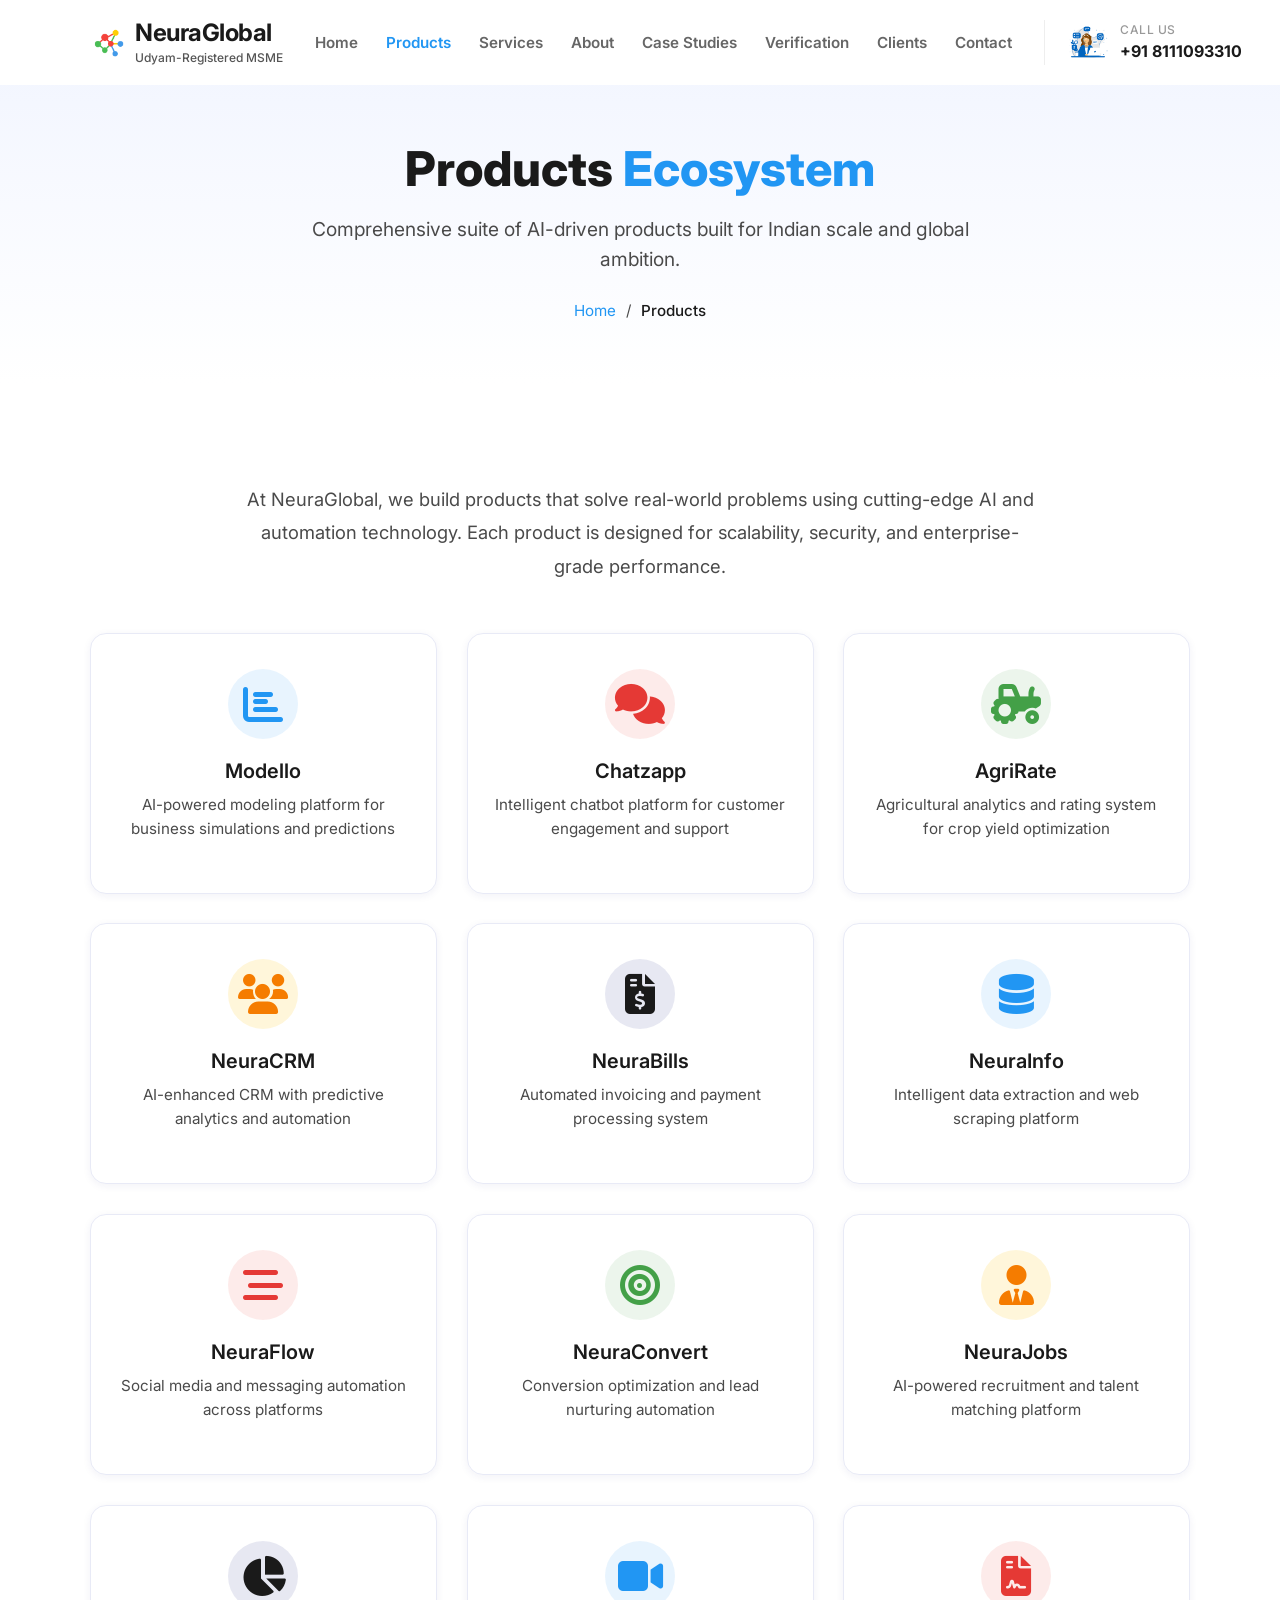
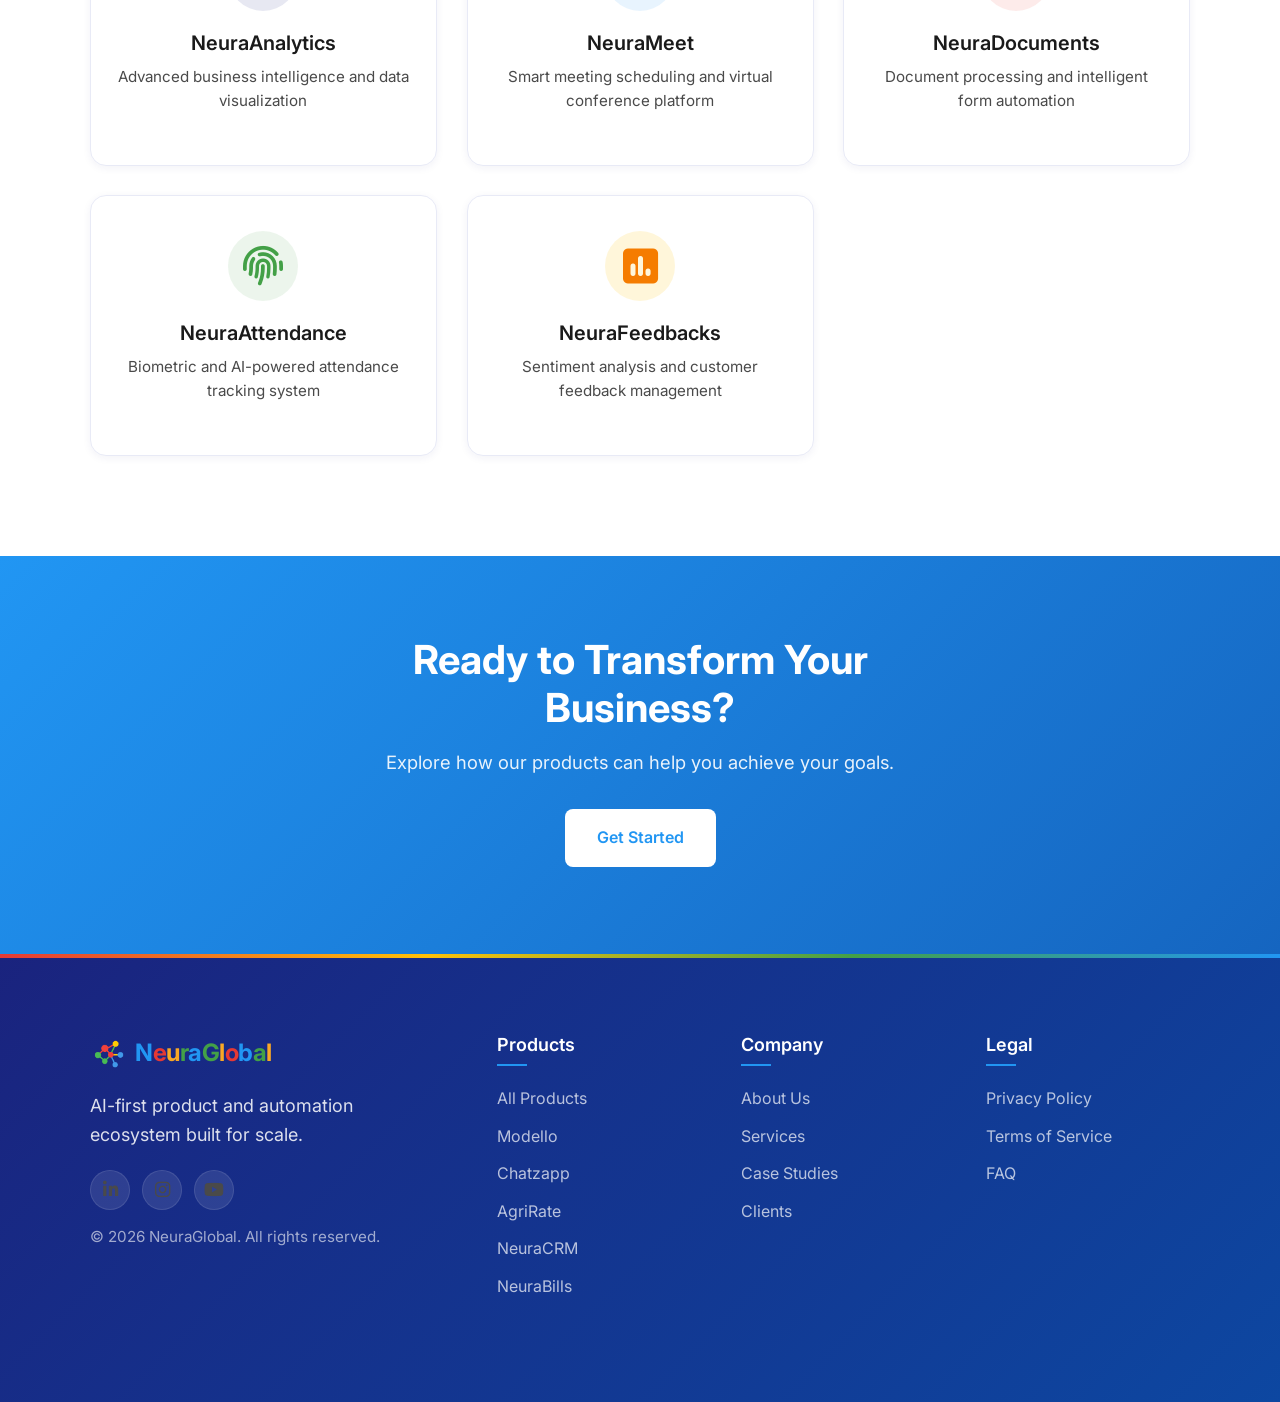
<file: products.html>
<!DOCTYPE html>
<html lang="en">



<head>
    <meta charset="UTF-8">
    <meta name="viewport" content="width=device-width, initial-scale=1.0">
    <title>Products | NeuraGlobal - AI Products Ecosystem</title>
    <meta name="description"
        content="Explore NeuraGlobal's comprehensive suite of AI-driven products built for Indian scale and global ambition.">
    <link rel="preconnect" href="https://fonts.googleapis.com">
    <link rel="preconnect" href="https://fonts.gstatic.com" crossorigin>
    <link
        href="https://fonts.googleapis.com/css2?family=Inter:wght@300;400;500;600;700&family=Roboto:wght@300;400;500&display=swap"
        rel="stylesheet">
    <link rel="stylesheet" href="https://cdnjs.cloudflare.com/ajax/libs/font-awesome/6.4.0/css/all.min.css">
    <link rel="stylesheet" href="style.css">
    <link rel="icon" type="image/png" href="Assets/Neura%20Global%20Icon.png">
</head>

<body>
    <!-- Navigation -->
    <header class="header">
        <div class="container">
            <nav class="navbar">
                <div class="logo">
                    <a href="index.html" style="display: flex; align-items: center; text-decoration: none;">
                        <img src="Assets/Neura%20Global%20Icon.png" alt="NeuraGlobal" class="logo-img">
                    </a>
                    <div class="logo-text-container">
                        <a href="index.html" style="text-decoration: none; color: inherit;">
                            <span class="logo-text">NeuraGlobal</span>
                        </a>
                        <a class='logo-subtext' href='msme-certificate.html'>Udyam-Registered MSME</a>
                    </div>
                </div>

                <!-- Center Menu -->
                <ul class="nav-menu">
                    <li class="nav-item"><a class='nav-link' href='index.html'>Home</a></li>
                    <li class="nav-item"><a class='nav-link active' href='products.html'>Products</a></li>
                    <li class="nav-item"><a class='nav-link' href='services.html'>Services</a></li>
                    <li class="nav-item"><a class='nav-link' href='founder.html'>About</a></li>
                    <li class="nav-item"><a class='nav-link' href='case-studies.html'>Case Studies</a></li>
                    <li class="nav-item"><a class='nav-link' href='verify.html'>Verification</a></li>
                    <li class="nav-item"><a class='nav-link' href='index.html#clients'>Clients</a></li>
                    <li class="nav-item"><a class='nav-link' href='index.html#contact'>Contact</a></li>
                </ul>

                <!-- Right Contact Section -->
                <div class="nav-contact">
                    <img src="Assets/contact%20us.gif" alt="Call" class="nav-contact-gif">
                    <div class="nav-contact-info">
                        <span class="nav-contact-label">Call Us</span>
                        <a href="tel:+918111093310" class="nav-contact-number">+91 8111093310</a>
                    </div>
                </div>

                <div class="hamburger">
                    <span class="bar"></span>
                    <span class="bar"></span>
                    <span class="bar"></span>
                </div>
            </nav>
        </div>
    </header>

    <main>
        <!-- Page Hero -->
        <section class="page-hero">
            <div class="container">
                <div class="page-hero-content">
                    <h1 class="page-title">Products <span class="text-blue">Ecosystem</span></h1>
                    <p class="page-subtitle">Comprehensive suite of AI-driven products built for Indian scale and global
                        ambition.</p>
                    <div class="breadcrumb">
                        <a href='index.html'>Home</a>
                        <span>/</span>
                        <span class="current">Products</span>
                    </div>
                </div>
            </div>
        </section>

        <!-- Products Section -->
        <section class="section products-section">
            <div class="container">
                <div class="products-intro">
                    <p class="intro-text">At NeuraGlobal, we build products that solve real-world problems using
                        cutting-edge AI and automation technology. Each product is designed for scalability, security,
                        and enterprise-grade performance.</p>
                </div>

                <div class="products-grid">
                    <!-- Product cards will be generated by JavaScript -->
                </div>
            </div>
        </section>

        <!-- CTA Section -->
        <section class="section cta-section">
            <div class="container">
                <div class="cta-content">
                    <h2 class="cta-title">Ready to Transform Your Business?</h2>
                    <p class="cta-text">Explore how our products can help you achieve your goals.</p>
                    <a class='btn btn-google-primary' href='index.html#contact'>
                        <span class="btn-text">Get Started</span>
                        <span class="btn-hover-effect"></span>
                    </a>
                </div>
            </div>
        </section>
    </main>

    <!-- Footer -->
    <footer class="footer">
        <div class="container">
            <div class="footer-content">
                <div class="footer-brand">
                    <a class='logo footer-logo' href='index.html'>
                        <img src="Assets/Neura%20Global%20Icon.png" alt="NeuraGlobal" class="logo-img">
                        <span class="logo-text">
                            <span class="text-blue">N</span><span class="text-red">e</span><span
                                class="text-yellow">u</span><span class="text-green">r</span><span
                                class="text-blue">a</span><span class="text-green">G</span><span
                                class="text-yellow">l</span><span class="text-red">o</span><span
                                class="text-blue">b</span><span class="text-green">a</span><span
                                class="text-yellow">l</span>
                        </span>
                    </a>
                    <p class="footer-tagline">AI-first product and automation ecosystem built for scale.</p>
                    <div class="footer-social-links">
                        <a href="https://www.linkedin.com/company/neuraglobal-india/" target="_blank" rel="noopener"
                            class="footer-social-link" aria-label="LinkedIn"><i class="fab fa-linkedin-in"></i></a>
                        <a href="https://www.instagram.com/neuraglobal_india" target="_blank" rel="noopener"
                            class="footer-social-link" aria-label="Instagram"><i class="fab fa-instagram"></i></a>
                        <a href="https://www.youtube.com/@neuraglobalindia" target="_blank" rel="noopener"
                            class="footer-social-link" aria-label="YouTube"><i class="fab fa-youtube"></i></a>
                    </div>
                    <p class="copyright">© 2026 NeuraGlobal. All rights reserved.</p>
                </div>

                <div class="footer-links">
                    <div class="footer-column">
                        <h3 class="footer-column-title">Products</h3>
                        <ul class="footer-list">
                            <li><a class='footer-link' href='products.html'>All Products</a></li>
                            <li><a href="products.html" class="footer-link">Modello</a></li>
                            <li><a href="products.html" class="footer-link">Chatzapp</a></li>
                            <li><a href="products.html" class="footer-link">AgriRate</a></li>
                            <li><a href="products.html" class="footer-link">NeuraCRM</a></li>
                            <li><a href="products.html" class="footer-link">NeuraBills</a></li>
                        </ul>
                    </div>

                    <div class="footer-column">
                        <h3 class="footer-column-title">Company</h3>
                        <ul class="footer-list">
                            <li><a class='footer-link' href='founder.html'>About Us</a></li>
                            <li><a class='footer-link' href='services.html'>Services</a></li>
                            <li><a class='footer-link' href='case-studies.html'>Case Studies</a></li>
                            <li><a class='footer-link' href='index.html#clients'>Clients</a></li>
                        </ul>
                    </div>

                    <div class="footer-column">
                        <h3 class="footer-column-title">Legal</h3>
                        <ul class="footer-list">
                            <li><a class='footer-link' href='privacy.html'>Privacy Policy</a></li>
                            <li><a class='footer-link' href='terms.html'>Terms of Service</a></li>
                            <li><a class='footer-link' href='faq.html'>FAQ</a></li>
                        </ul>
                    </div>


                </div>
            </div>
        </div>
    </footer>

    <!-- Scroll Progress Bar -->
    <div class="scroll-progress"></div>

    <!-- Back to Top Button -->
    <button class="back-to-top" id="backToTop" aria-label="Back to top">
        <i class="fas fa-arrow-up"></i>
    </button>

    <!-- Custom Cursor -->
    <div class="cursor-dot"></div>
    <div class="cursor-outline"></div>

    <script src="script.js"></script>
</body>


</html>
</file>
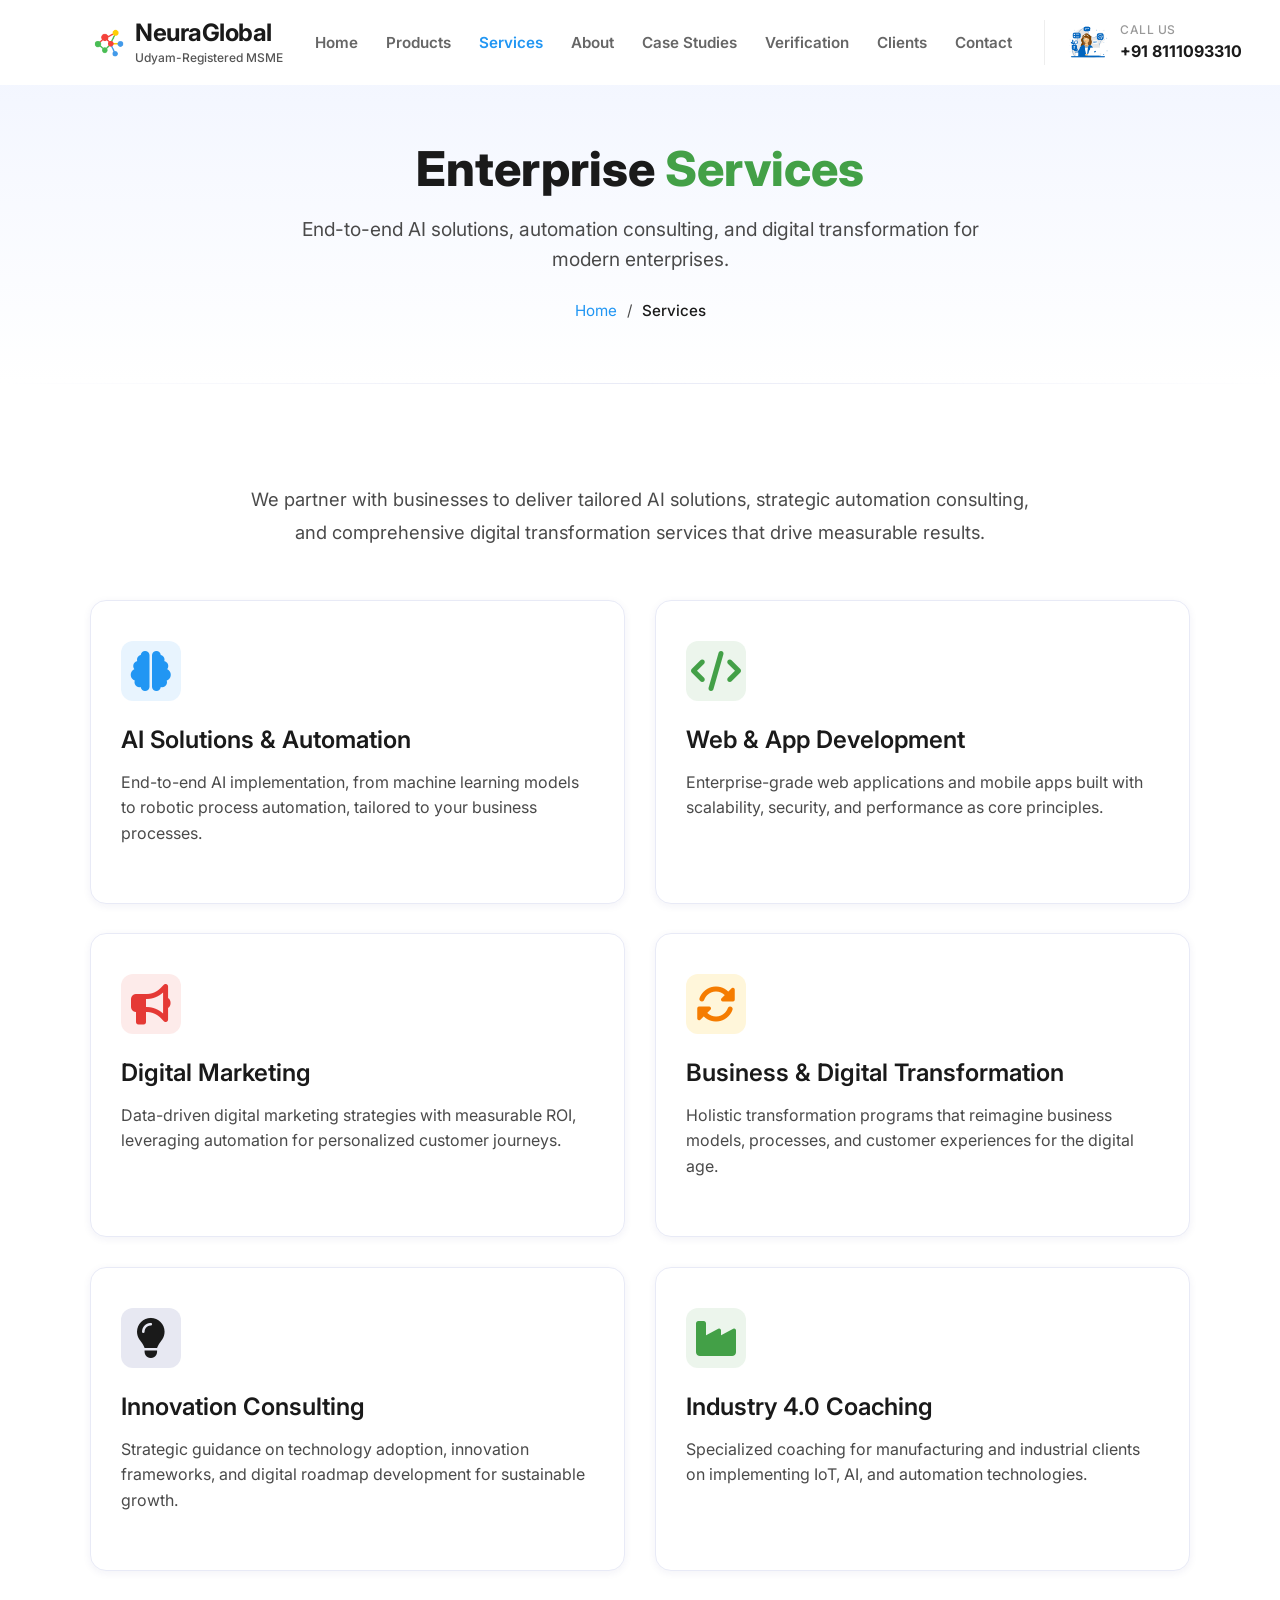
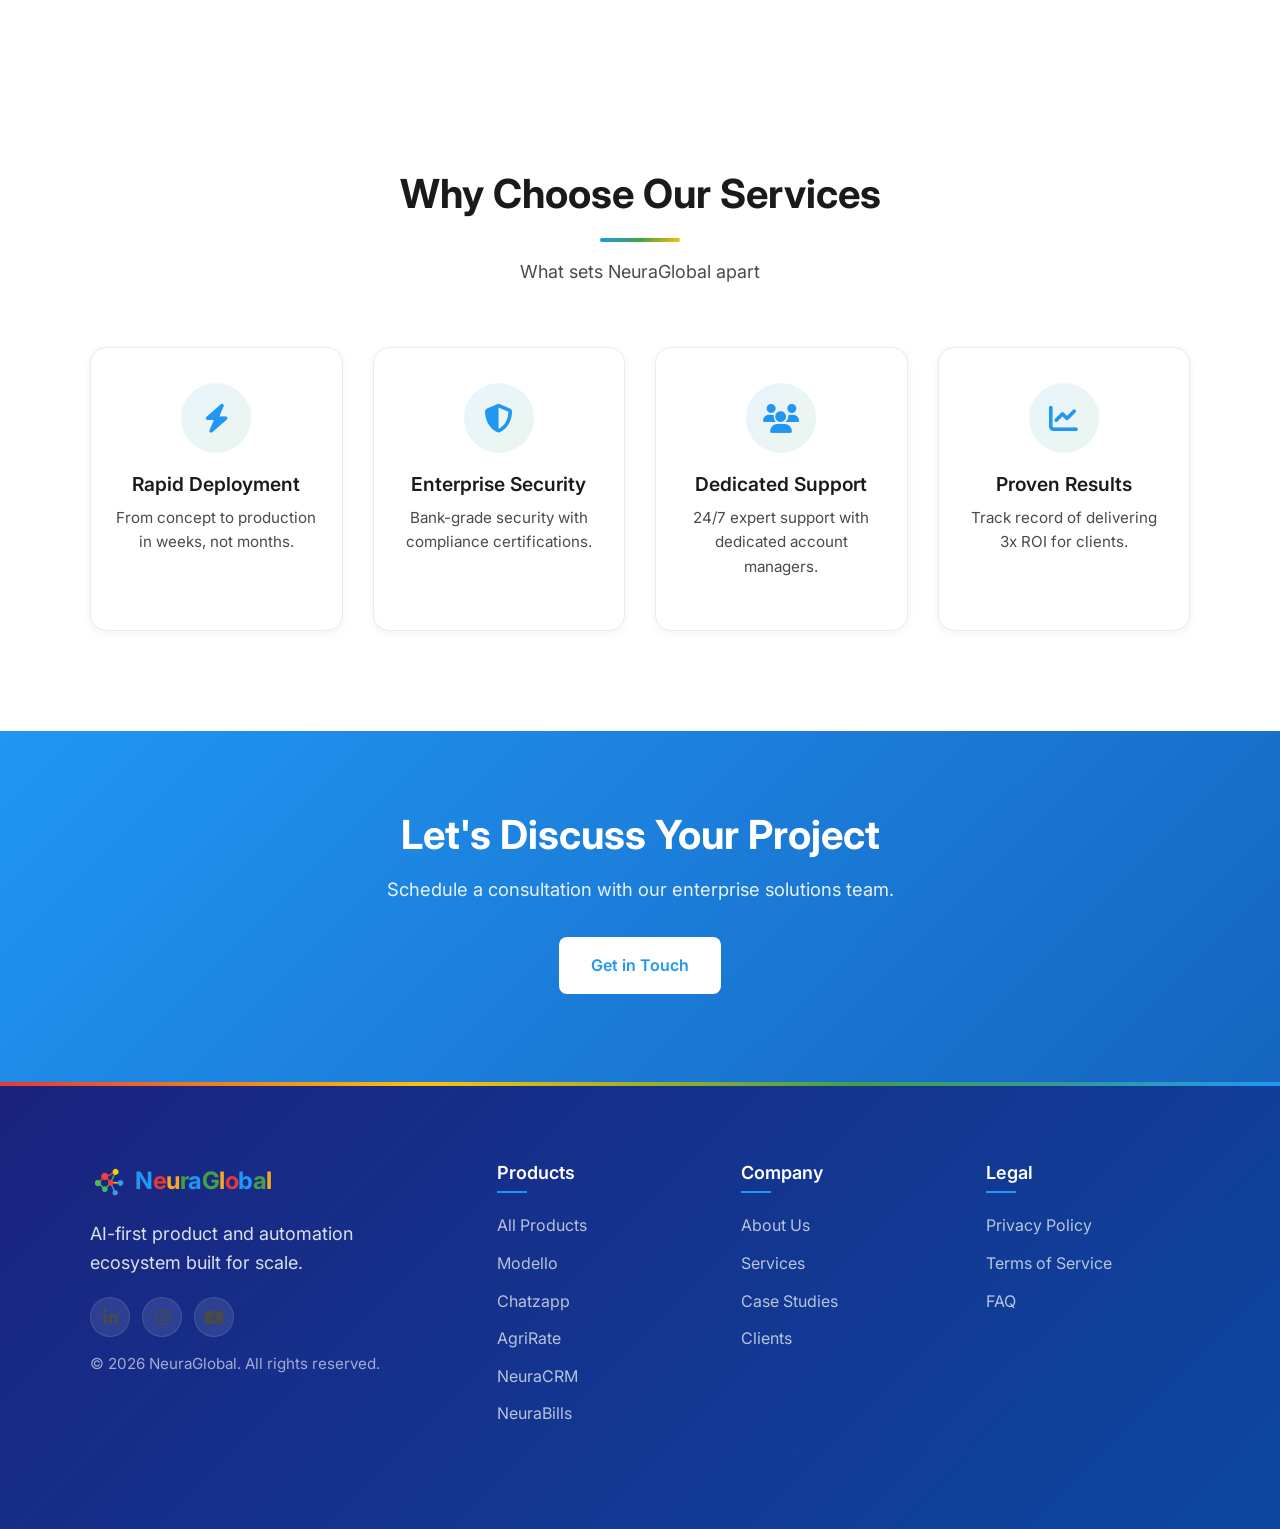
<file: services.html>
<!DOCTYPE html>
<html lang="en">



<head>
    <meta charset="UTF-8">
    <meta name="viewport" content="width=device-width, initial-scale=1.0">
    <title>Services | NeuraGlobal - Enterprise AI Services</title>
    <meta name="description"
        content="Enterprise-grade AI solutions, automation consulting, and digital transformation services by NeuraGlobal.">
    <link rel="preconnect" href="https://fonts.googleapis.com">
    <link rel="preconnect" href="https://fonts.gstatic.com" crossorigin>
    <link
        href="https://fonts.googleapis.com/css2?family=Inter:wght@300;400;500;600;700&family=Roboto:wght@300;400;500&display=swap"
        rel="stylesheet">
    <link rel="stylesheet" href="https://cdnjs.cloudflare.com/ajax/libs/font-awesome/6.4.0/css/all.min.css">
    <link rel="stylesheet" href="style.css">
    <link rel="icon" type="image/png" href="Assets/Neura%20Global%20Icon.png">
</head>

<body>
    <!-- Navigation -->
    <header class="header">
        <div class="container">
            <nav class="navbar">
                <div class="logo">
                    <a href="index.html" style="display: flex; align-items: center; text-decoration: none;">
                        <img src="Assets/Neura%20Global%20Icon.png" alt="NeuraGlobal" class="logo-img">
                    </a>
                    <div class="logo-text-container">
                        <a href="index.html" style="text-decoration: none; color: inherit;">
                            <span class="logo-text">NeuraGlobal</span>
                        </a>
                        <a class='logo-subtext' href='msme-certificate.html'>Udyam-Registered MSME</a>
                    </div>
                </div>

                <!-- Center Menu -->
                <ul class="nav-menu">
                    <li class="nav-item"><a class='nav-link' href='index.html'>Home</a></li>
                    <li class="nav-item"><a class='nav-link' href='products.html'>Products</a></li>
                    <li class="nav-item"><a class='nav-link active' href='services.html'>Services</a></li>
                    <li class="nav-item"><a class='nav-link' href='founder.html'>About</a></li>
                    <li class="nav-item"><a class='nav-link' href='case-studies.html'>Case Studies</a></li>
                    <li class="nav-item"><a class='nav-link' href='verify.html'>Verification</a></li>
                    <li class="nav-item"><a class='nav-link' href='index.html#clients'>Clients</a></li>
                    <li class="nav-item"><a class='nav-link' href='index.html#contact'>Contact</a></li>
                </ul>

                <!-- Right Contact Section -->
                <div class="nav-contact">
                    <img src="Assets/contact%20us.gif" alt="Call" class="nav-contact-gif">
                    <div class="nav-contact-info">
                        <span class="nav-contact-label">Call Us</span>
                        <a href="tel:+918111093310" class="nav-contact-number">+91 8111093310</a>
                    </div>
                </div>

                <div class="hamburger">
                    <span class="bar"></span>
                    <span class="bar"></span>
                    <span class="bar"></span>
                </div>
            </nav>
        </div>
    </header>

    <main>
        <!-- Page Hero -->
        <section class="page-hero">
            <div class="container">
                <div class="page-hero-content">
                    <h1 class="page-title">Enterprise <span class="text-green">Services</span></h1>
                    <p class="page-subtitle">End-to-end AI solutions, automation consulting, and digital transformation
                        for modern enterprises.</p>
                    <div class="breadcrumb">
                        <a href='index.html'>Home</a>
                        <span>/</span>
                        <span class="current">Services</span>
                    </div>
                </div>
            </div>
        </section>

        <!-- Services Section -->
        <section class="section services-section">
            <div class="container">
                <div class="services-intro">
                    <p class="intro-text">We partner with businesses to deliver tailored AI solutions, strategic
                        automation consulting, and comprehensive digital transformation services that drive measurable
                        results.</p>
                </div>

                <div class="services-grid">
                    <!-- Service cards will be generated by JavaScript -->
                </div>
            </div>
        </section>

        <!-- Why Choose Our Services -->
        <section class="section why-services-section">
            <div class="container">
                <div class="section-header">
                    <h2 class="section-title">Why Choose Our Services</h2>
                    <p class="section-subtitle">What sets NeuraGlobal apart</p>
                </div>

                <div class="features-grid">
                    <div class="feature-card">
                        <div class="feature-icon">
                            <i class="fas fa-bolt"></i>
                        </div>
                        <h3 class="feature-title">Rapid Deployment</h3>
                        <p class="feature-description">From concept to production in weeks, not months.</p>
                    </div>
                    <div class="feature-card">
                        <div class="feature-icon">
                            <i class="fas fa-shield-alt"></i>
                        </div>
                        <h3 class="feature-title">Enterprise Security</h3>
                        <p class="feature-description">Bank-grade security with compliance certifications.</p>
                    </div>
                    <div class="feature-card">
                        <div class="feature-icon">
                            <i class="fas fa-users"></i>
                        </div>
                        <h3 class="feature-title">Dedicated Support</h3>
                        <p class="feature-description">24/7 expert support with dedicated account managers.</p>
                    </div>
                    <div class="feature-card">
                        <div class="feature-icon">
                            <i class="fas fa-chart-line"></i>
                        </div>
                        <h3 class="feature-title">Proven Results</h3>
                        <p class="feature-description">Track record of delivering 3x ROI for clients.</p>
                    </div>
                </div>
            </div>
        </section>

        <!-- CTA Section -->
        <section class="section cta-section">
            <div class="container">
                <div class="cta-content">
                    <h2 class="cta-title">Let's Discuss Your Project</h2>
                    <p class="cta-text">Schedule a consultation with our enterprise solutions team.</p>
                    <a class='btn btn-google-primary' href='index.html#contact'>
                        <span class="btn-text">Get in Touch</span>
                        <span class="btn-hover-effect"></span>
                    </a>
                </div>
            </div>
        </section>
    </main>

    <!-- Footer -->
    <footer class="footer">
        <div class="container">
            <div class="footer-content">
                <div class="footer-brand">
                    <a class='logo footer-logo' href='index.html'>
                        <img src="Assets/Neura%20Global%20Icon.png" alt="NeuraGlobal" class="logo-img">
                        <span class="logo-text">
                            <span class="text-blue">N</span><span class="text-red">e</span><span
                                class="text-yellow">u</span><span class="text-green">r</span><span
                                class="text-blue">a</span><span class="text-green">G</span><span
                                class="text-yellow">l</span><span class="text-red">o</span><span
                                class="text-blue">b</span><span class="text-green">a</span><span
                                class="text-yellow">l</span>
                        </span>
                    </a>
                    <p class="footer-tagline">AI-first product and automation ecosystem built for scale.</p>
                    <div class="footer-social-links">
                        <a href="https://www.linkedin.com/company/neuraglobal-india/" target="_blank" rel="noopener"
                            class="footer-social-link" aria-label="LinkedIn"><i class="fab fa-linkedin-in"></i></a>
                        <a href="https://www.instagram.com/neuraglobal_india" target="_blank" rel="noopener"
                            class="footer-social-link" aria-label="Instagram"><i class="fab fa-instagram"></i></a>
                        <a href="https://www.youtube.com/@neuraglobalindia" target="_blank" rel="noopener"
                            class="footer-social-link" aria-label="YouTube"><i class="fab fa-youtube"></i></a>
                    </div>
                    <p class="copyright">© 2026 NeuraGlobal. All rights reserved.</p>
                </div>

                <div class="footer-links">
                    <div class="footer-column">
                        <h3 class="footer-column-title">Products</h3>
                        <ul class="footer-list">
                            <li><a class='footer-link' href='products.html'>All Products</a></li>
                            <li><a href="products.html" class="footer-link">Modello</a></li>
                            <li><a href="products.html" class="footer-link">Chatzapp</a></li>
                            <li><a href="products.html" class="footer-link">AgriRate</a></li>
                            <li><a href="products.html" class="footer-link">NeuraCRM</a></li>
                            <li><a href="products.html" class="footer-link">NeuraBills</a></li>
                        </ul>
                    </div>

                    <div class="footer-column">
                        <h3 class="footer-column-title">Company</h3>
                        <ul class="footer-list">
                            <li><a class='footer-link' href='founder.html'>About Us</a></li>
                            <li><a class='footer-link' href='services.html'>Services</a></li>
                            <li><a class='footer-link' href='case-studies.html'>Case Studies</a></li>
                            <li><a class='footer-link' href='index.html#clients'>Clients</a></li>
                        </ul>
                    </div>

                    <div class="footer-column">
                        <h3 class="footer-column-title">Legal</h3>
                        <ul class="footer-list">
                            <li><a class='footer-link' href='privacy.html'>Privacy Policy</a></li>
                            <li><a class='footer-link' href='terms.html'>Terms of Service</a></li>
                            <li><a class='footer-link' href='faq.html'>FAQ</a></li>
                        </ul>
                    </div>


                </div>
            </div>
        </div>
    </footer>

    <!-- Scroll Progress Bar -->
    <div class="scroll-progress"></div>

    <!-- Back to Top Button -->
    <button class="back-to-top" id="backToTop" aria-label="Back to top">
        <i class="fas fa-arrow-up"></i>
    </button>

    <!-- Custom Cursor -->
    <div class="cursor-dot"></div>
    <div class="cursor-outline"></div>

    <script src="script.js"></script>
</body>


</html>
</file>
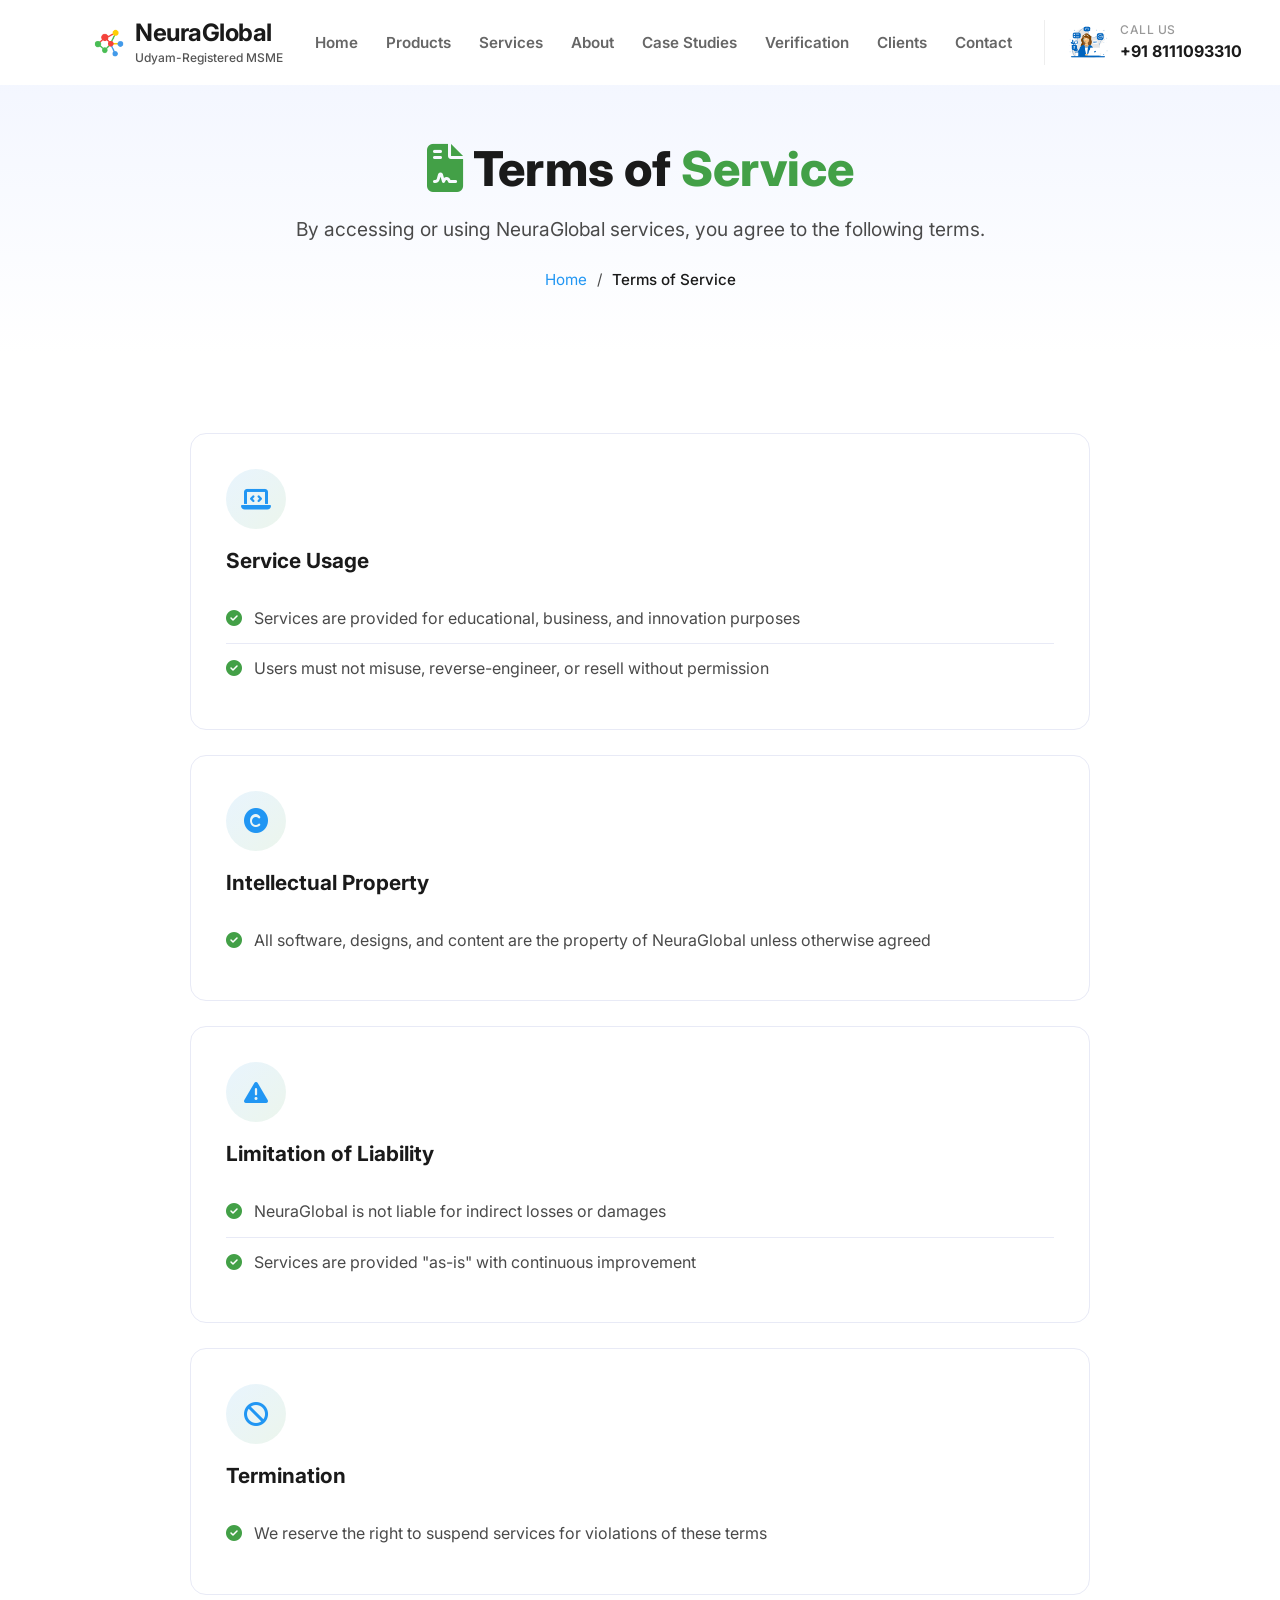
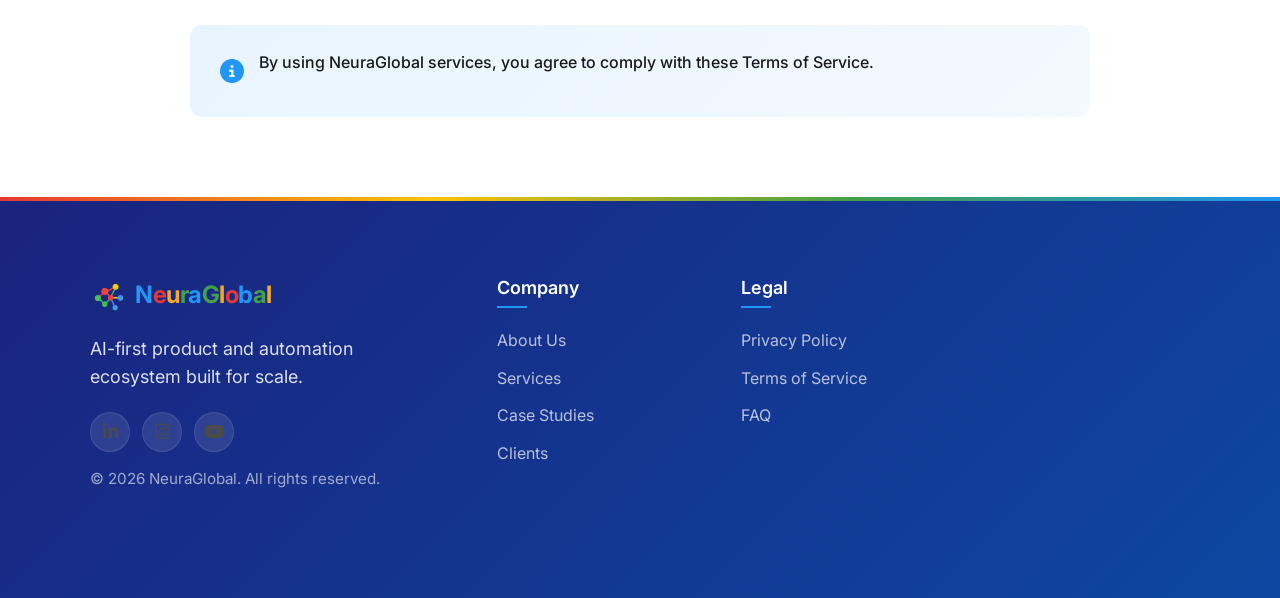
<file: terms.html>
<!DOCTYPE html>
<html lang="en">



<head>
    <meta charset="UTF-8">
    <meta name="viewport" content="width=device-width, initial-scale=1.0">
    <title>Terms of Service | NeuraGlobal</title>
    <meta name="description"
        content="Terms of Service for NeuraGlobal - Service usage, intellectual property, and liability terms.">
    <link rel="preconnect" href="https://fonts.googleapis.com">
    <link rel="preconnect" href="https://fonts.gstatic.com" crossorigin>
    <link
        href="https://fonts.googleapis.com/css2?family=Inter:wght@300;400;500;600;700&family=Roboto:wght@300;400;500&display=swap"
        rel="stylesheet">
    <link rel="stylesheet" href="https://cdnjs.cloudflare.com/ajax/libs/font-awesome/6.4.0/css/all.min.css">
    <link rel="stylesheet" href="style.css">
    <link rel="icon" type="image/png" href="Assets/Neura%20Global%20Icon.png">
</head>

<body>
    <!-- Navigation -->
    <header class="header">
        <div class="container">
            <nav class="navbar">
                <div class="logo">
                    <a href="index.html" style="display: flex; align-items: center; text-decoration: none;">
                        <img src="Assets/Neura%20Global%20Icon.png" alt="NeuraGlobal" class="logo-img">
                    </a>
                    <div class="logo-text-container">
                        <a href="index.html" style="text-decoration: none; color: inherit;">
                            <span class="logo-text">NeuraGlobal</span>
                        </a>
                        <a class='logo-subtext' href='msme-certificate.html'>Udyam-Registered MSME</a>
                    </div>
                </div>
                <ul class="nav-menu">
                    <li class="nav-item"><a class='nav-link' href='index.html'>Home</a></li>
                    <li class="nav-item"><a class='nav-link' href='products.html'>Products</a></li>
                    <li class="nav-item"><a class='nav-link' href='services.html'>Services</a></li>
                    <li class="nav-item"><a class='nav-link' href='founder.html'>About</a></li>
                    <li class="nav-item"><a class='nav-link' href='case-studies.html'>Case Studies</a></li>
                    <li class="nav-item"><a class='nav-link' href='verify.html'>Verification</a></li>
                    <li class="nav-item"><a class='nav-link' href='index.html#clients'>Clients</a></li>
                    <li class="nav-item"><a class='nav-link' href='index.html#contact'>Contact</a></li>
                </ul>
                <div class="nav-contact">
                    <img src="Assets/contact%20us.gif" alt="Call" class="nav-contact-gif">
                    <div class="nav-contact-info">
                        <span class="nav-contact-label">Call Us</span>
                        <a href="tel:+918111093310" class="nav-contact-number">+91 8111093310</a>
                    </div>
                </div>
                <div class="hamburger">
                    <span class="bar"></span>
                    <span class="bar"></span>
                    <span class="bar"></span>
                </div>
            </nav>
        </div>
    </header>

    <main>
        <!-- Page Hero -->
        <section class="page-hero">
            <div class="container">
                <div class="page-hero-content">
                    <h1 class="page-title"><i class="fas fa-file-contract text-green"></i> Terms of <span
                            class="text-green">Service</span></h1>
                    <p class="page-subtitle">By accessing or using NeuraGlobal services, you agree to the following
                        terms.</p>
                    <div class="breadcrumb">
                        <a href='index.html'>Home</a>
                        <span>/</span>
                        <span class="current">Terms of Service</span>
                    </div>
                </div>
            </div>
        </section>

        <!-- Content Section -->
        <section class="section legal-section">
            <div class="container">
                <div class="legal-content">
                    <div class="legal-card">
                        <div class="legal-icon"><i class="fas fa-laptop-code"></i></div>
                        <h2>Service Usage</h2>
                        <ul class="legal-list">
                            <li><i class="fas fa-check-circle"></i> Services are provided for educational, business, and
                                innovation purposes</li>
                            <li><i class="fas fa-check-circle"></i> Users must not misuse, reverse-engineer, or resell
                                without permission</li>
                        </ul>
                    </div>

                    <div class="legal-card">
                        <div class="legal-icon"><i class="fas fa-copyright"></i></div>
                        <h2>Intellectual Property</h2>
                        <ul class="legal-list">
                            <li><i class="fas fa-check-circle"></i> All software, designs, and content are the property
                                of NeuraGlobal unless otherwise agreed</li>
                        </ul>
                    </div>

                    <div class="legal-card">
                        <div class="legal-icon"><i class="fas fa-exclamation-triangle"></i></div>
                        <h2>Limitation of Liability</h2>
                        <ul class="legal-list">
                            <li><i class="fas fa-check-circle"></i> NeuraGlobal is not liable for indirect losses or
                                damages</li>
                            <li><i class="fas fa-check-circle"></i> Services are provided "as-is" with continuous
                                improvement</li>
                        </ul>
                    </div>

                    <div class="legal-card">
                        <div class="legal-icon"><i class="fas fa-ban"></i></div>
                        <h2>Termination</h2>
                        <ul class="legal-list">
                            <li><i class="fas fa-check-circle"></i> We reserve the right to suspend services for
                                violations of these terms</li>
                        </ul>
                    </div>

                    <div class="legal-notice">
                        <i class="fas fa-info-circle"></i>
                        <p>By using NeuraGlobal services, you agree to comply with these Terms of Service.</p>
                    </div>
                </div>
            </div>
        </section>
    </main>

    <!-- Footer -->
    <footer class="footer">
        <div class="container">
            <div class="footer-content">
                <div class="footer-brand">
                    <a class='logo footer-logo' href='index.html'>
                        <img src="Assets/Neura%20Global%20Icon.png" alt="NeuraGlobal" class="logo-img">
                        <span class="logo-text">
                            <span class="text-blue">N</span><span class="text-red">e</span><span
                                class="text-yellow">u</span><span class="text-green">r</span><span
                                class="text-blue">a</span><span class="text-green">G</span><span
                                class="text-yellow">l</span><span class="text-red">o</span><span
                                class="text-blue">b</span><span class="text-green">a</span><span
                                class="text-yellow">l</span>
                        </span>
                    </a>
                    <p class="footer-tagline">AI-first product and automation ecosystem built for scale.</p>
                    <div class="footer-social-links">
                        <a href="https://www.linkedin.com/company/neuraglobal-india/" target="_blank" rel="noopener"
                            class="footer-social-link" aria-label="LinkedIn"><i class="fab fa-linkedin-in"></i></a>
                        <a href="https://www.instagram.com/neuraglobal_india" target="_blank" rel="noopener"
                            class="footer-social-link" aria-label="Instagram"><i class="fab fa-instagram"></i></a>
                        <a href="https://www.youtube.com/@neuraglobalindia" target="_blank" rel="noopener"
                            class="footer-social-link" aria-label="YouTube"><i class="fab fa-youtube"></i></a>
                    </div>
                    <p class="copyright">© 2026 NeuraGlobal. All rights reserved.</p>
                </div>
                <div class="footer-links">
                    <div class="footer-column">
                        <h3 class="footer-column-title">Company</h3>
                        <ul class="footer-list">
                            <li><a class='footer-link' href='founder.html'>About Us</a></li>
                            <li><a class='footer-link' href='services.html'>Services</a></li>
                            <li><a class='footer-link' href='case-studies.html'>Case Studies</a></li>
                            <li><a class='footer-link' href='index.html#clients'>Clients</a></li>
                        </ul>
                    </div>
                    <div class="footer-column">
                        <h3 class="footer-column-title">Legal</h3>
                        <ul class="footer-list">
                            <li><a class='footer-link' href='privacy.html'>Privacy Policy</a></li>
                            <li><a class='footer-link' href='terms.html'>Terms of Service</a></li>
                            <li><a class='footer-link' href='faq.html'>FAQ</a></li>
                        </ul>
                    </div>

                </div>
            </div>
        </div>
    </footer>

    <div class="scroll-progress"></div>
    <button class="back-to-top" id="backToTop" aria-label="Back to top"><i class="fas fa-arrow-up"></i></button>
    <div class="cursor-dot"></div>
    <div class="cursor-outline"></div>
    <script src="script.js"></script>
</body>


</html>
</file>
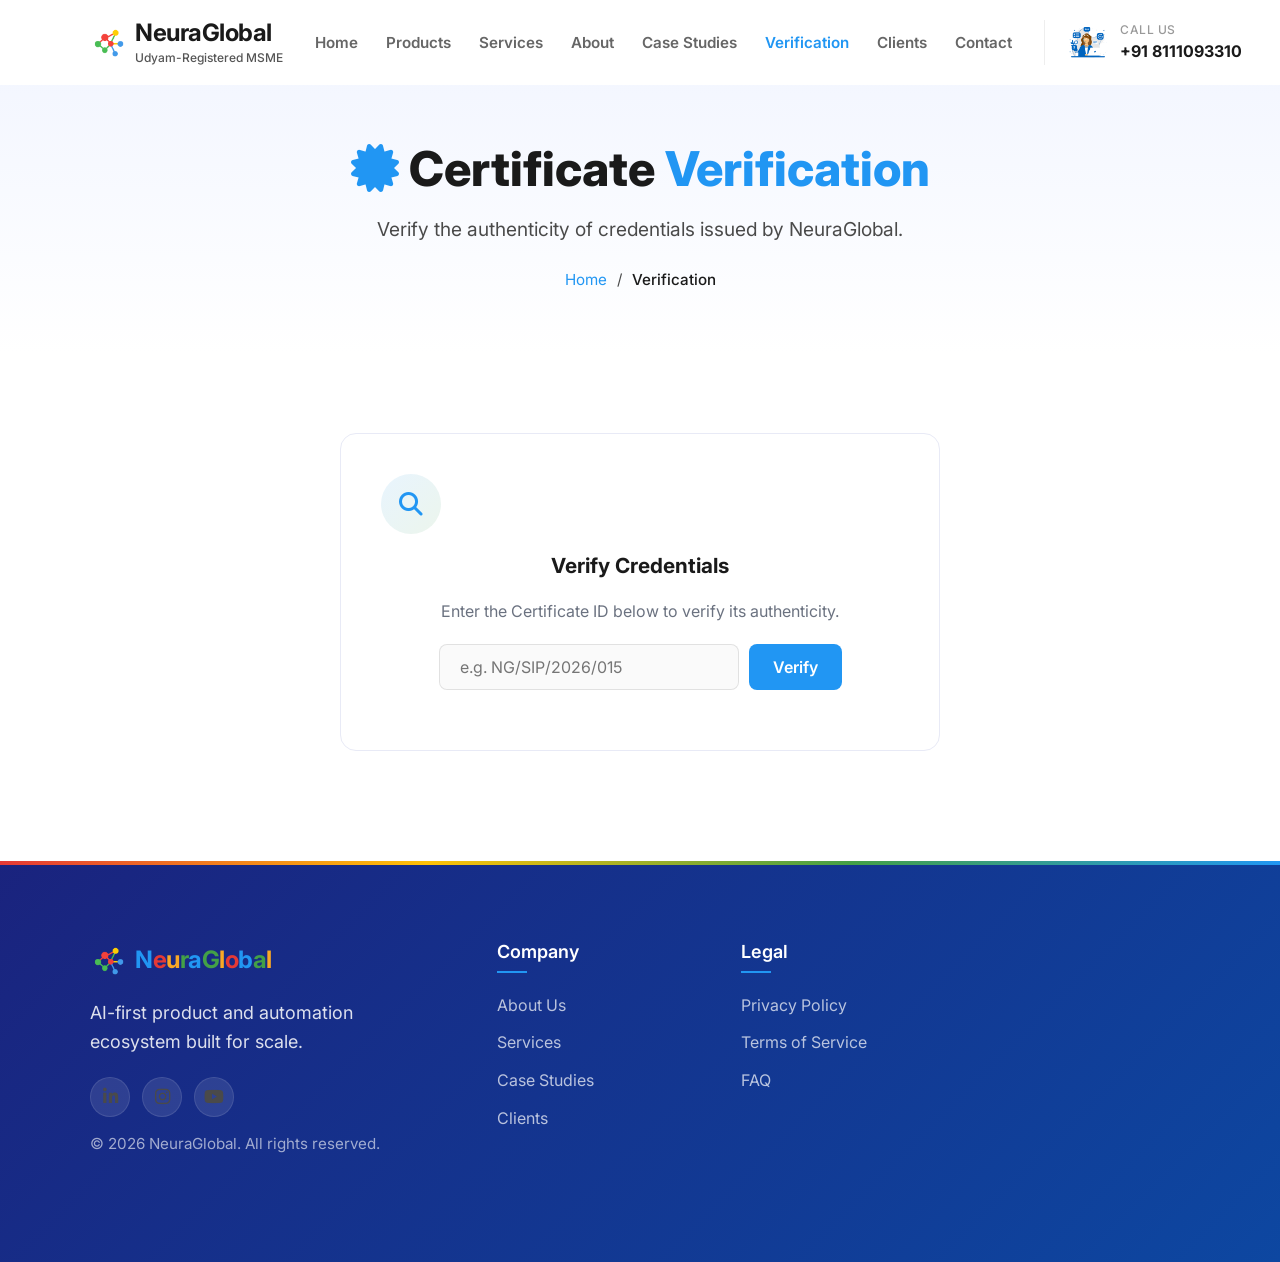
<file: verify.html>
<!DOCTYPE html>
<html lang="en">


<head>
    <meta charset="UTF-8">
    <meta name="viewport" content="width=device-width, initial-scale=1.0">
    <title>Certificate Verification | NeuraGlobal</title>
    <meta name="description" content="Verify the authenticity of your NeuraGlobal certificate.">
    <link rel="preconnect" href="https://fonts.googleapis.com">
    <link rel="preconnect" href="https://fonts.gstatic.com" crossorigin>
    <link
        href="https://fonts.googleapis.com/css2?family=Inter:wght@300;400;500;600;700&family=Roboto:wght@300;400;500&display=swap"
        rel="stylesheet">
    <link rel="stylesheet" href="https://cdnjs.cloudflare.com/ajax/libs/font-awesome/6.4.0/css/all.min.css">
    <link rel="stylesheet" href="style.css">
    <link rel="icon" type="image/png" href="Assets/Neura%20Global%20Icon.png">
</head>

<body>
    <!-- Navigation -->
    <header class="header">
        <div class="container">
            <nav class="navbar">
                <div class="logo">
                    <a href="index.html" style="display: flex; align-items: center; text-decoration: none;">
                        <img src="Assets/Neura%20Global%20Icon.png" alt="NeuraGlobal" class="logo-img">
                    </a>
                    <div class="logo-text-container">
                        <a href="index.html" style="text-decoration: none; color: inherit;">
                            <span class="logo-text">NeuraGlobal</span>
                        </a>
                        <a class='logo-subtext' href='msme-certificate.html'>Udyam-Registered MSME</a>
                    </div>
                </div>
                <ul class="nav-menu">
                    <li class="nav-item"><a class='nav-link' href='index.html'>Home</a></li>
                    <li class="nav-item"><a class='nav-link' href='products.html'>Products</a></li>
                    <li class="nav-item"><a class='nav-link' href='services.html'>Services</a></li>
                    <li class="nav-item"><a class='nav-link' href='founder.html'>About</a></li>
                    <li class="nav-item"><a class='nav-link' href='case-studies.html'>Case Studies</a></li>
                    <li class="nav-item"><a class='nav-link active' href='verify.html'>Verification</a></li>
                    <li class="nav-item"><a class='nav-link' href='index.html#clients'>Clients</a></li>
                    <li class="nav-item"><a class='nav-link' href='index.html#contact'>Contact</a></li>
                </ul>
                <div class="nav-contact">
                    <img src="Assets/contact%20us.gif" alt="Call" class="nav-contact-gif">
                    <div class="nav-contact-info">
                        <span class="nav-contact-label">Call Us</span>
                        <a href="tel:+918111093310" class="nav-contact-number">+91 8111093310</a>
                    </div>
                </div>
                <div class="hamburger">
                    <span class="bar"></span>
                    <span class="bar"></span>
                    <span class="bar"></span>
                </div>
            </nav>
        </div>
    </header>

    <main>
        <!-- Page Hero -->
        <section class="page-hero">
            <div class="container">
                <div class="page-hero-content">
                    <h1 class="page-title"><i class="fas fa-certificate text-blue"></i> Certificate <span
                            class="text-blue">Verification</span></h1>
                    <p class="page-subtitle">Verify the authenticity of credentials issued by NeuraGlobal.</p>
                    <div class="breadcrumb">
                        <a href='index.html'>Home</a>
                        <span>/</span>
                        <span class="current">Verification</span>
                    </div>
                </div>
            </div>
        </section>

        <!-- Content Section -->
        <section class="section legal-section">
            <div class="container">
                <div class="verification-container" style="max-width: 600px; margin: 0 auto; text-align: center;">
                    <div class="legal-card" style="padding: 40px; margin-bottom: 30px;">
                        <div class="legal-icon"><i class="fas fa-search"></i></div>
                        <h2>Verify Credentials</h2>
                        <p style="margin-bottom: 20px; color: var(--text-secondary);">Enter the Certificate ID below to verify its authenticity.</p>
                        
                        <div style="display: flex; gap: 10px; justify-content: center; margin-bottom: 20px; flex-wrap: wrap;">
                            <input type="text" id="cert-id-input" placeholder="e.g. NG/SIP/2026/015" style="padding: 12px 20px; border-radius: 8px; border: 1px solid rgba(0, 0, 0, 0.1); background: rgba(0, 0, 0, 0.02); color: #333; font-family: inherit; font-size: 1rem; width: 100%; max-width: 300px; outline: none; flex-grow: 1; cursor: text; position: relative; z-index: 100; pointer-events: auto;">
                            <button id="verify-btn" class="btn btn-google-primary" style="padding: 12px 24px; border: none; cursor: pointer; position: relative; z-index: 100; pointer-events: auto;">
                                <span class="btn-text">Verify</span>
                            </button>
                        </div>

                        <div id="loading-state" style="display: none; color: var(--text-secondary); margin-top: 20px;">
                            <i class="fas fa-spinner fa-spin" style="margin-right: 8px;"></i> Verifying...
                        </div>

                        <div id="result-success" class="verification-result-card" style="display: none; text-align: left; background: var(--background-white); padding: 30px; border-radius: 16px; border: 1px solid var(--border-color); box-shadow: var(--shadow-medium); margin-top: 30px;">
                            <div class="success-icon-wrapper">
                                <div class="success-icon-circle">
                                    <i class="fas fa-check"></i>
                                </div>
                            </div>
                            <div style="text-align: center; margin-bottom: 25px;">
                                <h3 class="text-green" style="margin: 0; font-size: 1.5rem; font-weight: 700;">Certificate Verified</h3>
                                <p style="margin: 5px 0 0; font-size: 0.875rem; color: var(--text-secondary);">Credential check completed successfully.</p>
                            </div>
                            
                            <table class="verification-table" style="width: 100%; border-collapse: collapse; font-size: 0.95rem;">
                                <tr>
                                    <td style="padding: 12px 0; color: var(--text-secondary); width: 160px; border-bottom: 1px solid var(--border-color);">
                                        <i class="fas fa-id-card" style="margin-right: 8px; color: var(--primary-blue); width: 18px;"></i>Certificate ID
                                    </td>
                                    <td style="padding: 12px 0; font-weight: 600; color: var(--dark-text); border-bottom: 1px solid var(--border-color);" id="cert-id-display"></td>
                                </tr>
                                <tr>
                                    <td style="padding: 12px 0; color: var(--text-secondary); border-bottom: 1px solid var(--border-color);">
                                        <i class="fas fa-user" style="margin-right: 8px; color: var(--primary-blue); width: 18px;"></i>Student Name
                                    </td>
                                    <td style="padding: 12px 0; font-weight: 600; color: var(--dark-text); border-bottom: 1px solid var(--border-color);" id="cert-name-display"></td>
                                </tr>
                                <tr>
                                    <td style="padding: 12px 0; color: var(--text-secondary); border-bottom: 1px solid var(--border-color);">
                                        <i class="fas fa-university" style="margin-right: 8px; color: var(--primary-blue); width: 18px;"></i>College
                                    </td>
                                    <td style="padding: 12px 0; font-weight: 600; color: var(--dark-text); border-bottom: 1px solid var(--border-color);" id="cert-college-display"></td>
                                </tr>
                                <tr>
                                    <td style="padding: 12px 0; color: var(--text-secondary); border-bottom: 1px solid var(--border-color);">
                                        <i class="fas fa-graduation-cap" style="margin-right: 8px; color: var(--primary-blue); width: 18px;"></i>Program
                                    </td>
                                    <td style="padding: 12px 0; font-weight: 600; color: var(--dark-text); border-bottom: 1px solid var(--border-color);" id="cert-program-display"></td>
                                </tr>
                                <tr>
                                    <td style="padding: 12px 0; color: var(--text-secondary); border-bottom: 1px solid var(--border-color);">
                                        <i class="fas fa-laptop-code" style="margin-right: 8px; color: var(--primary-blue); width: 18px;"></i>Domain
                                    </td>
                                    <td style="padding: 12px 0; font-weight: 600; color: var(--dark-text); border-bottom: 1px solid var(--border-color);" id="cert-domain-display"></td>
                                </tr>
                                <tr>
                                    <td style="padding: 12px 0; color: var(--text-secondary); border-bottom: 1px solid var(--border-color);">
                                        <i class="fas fa-project-diagram" style="margin-right: 8px; color: var(--primary-blue); width: 18px;"></i>Project Title
                                    </td>
                                    <td style="padding: 12px 0; font-weight: 600; color: var(--dark-text); border-bottom: 1px solid var(--border-color);" id="cert-project-display"></td>
                                </tr>
                                <tr>
                                    <td style="padding: 12px 0; color: var(--text-secondary); border-bottom: 1px solid var(--border-color);">
                                        <i class="fas fa-calendar-alt" style="margin-right: 8px; color: var(--primary-blue); width: 18px;"></i>Issue Date
                                    </td>
                                    <td style="padding: 12px 0; font-weight: 600; color: var(--dark-text); border-bottom: 1px solid var(--border-color);" id="cert-issue-display"></td>
                                </tr>
                                <tr>
                                    <td style="padding: 12px 0; color: var(--text-secondary);">
                                        <i class="fas fa-shield-alt" style="margin-right: 8px; color: var(--primary-blue); width: 18px;"></i>Verification Status
                                    </td>
                                    <td style="padding: 12px 0; font-weight: 700;" id="cert-status-display"></td>
                                </tr>
                            </table>
                        </div>

                        <div id="result-failure" class="verification-result-card" style="display: none; text-align: center; background: var(--background-white); padding: 30px; border-radius: 16px; border: 1px solid var(--border-color); box-shadow: var(--shadow-medium); margin-top: 30px;">
                            <div class="failure-icon-wrapper">
                                <div class="failure-icon-circle">
                                    <i class="fas fa-times"></i>
                                </div>
                            </div>
                            <h3 class="text-red" style="margin-bottom: 10px; font-size: 1.5rem; font-weight: 700;">Certificate Not Found</h3>
                            <p style="color: var(--text-secondary); margin: 0; font-size: 0.95rem;">Please verify the Certificate ID and try again.</p>
                        </div>
                    </div>
                </div>
            </div>
        </section>
    </main>

    <!-- Footer -->
    <footer class="footer">
        <div class="container">
            <div class="footer-content">
                <div class="footer-brand">
                    <a class='logo footer-logo' href='index.html'>
                        <img src="Assets/Neura%20Global%20Icon.png" alt="NeuraGlobal" class="logo-img">
                        <span class="logo-text">
                            <span class="text-blue">N</span><span class="text-red">e</span><span
                                class="text-yellow">u</span><span class="text-green">r</span><span
                                class="text-blue">a</span><span class="text-green">G</span><span
                                class="text-yellow">l</span><span class="text-red">o</span><span
                                class="text-blue">b</span><span class="text-green">a</span><span
                                class="text-yellow">l</span>
                        </span>
                    </a>
                    <p class="footer-tagline">AI-first product and automation ecosystem built for scale.</p>
                    <div class="footer-social-links">
                        <a href="https://www.linkedin.com/company/neuraglobal-india/" target="_blank" rel="noopener"
                            class="footer-social-link" aria-label="LinkedIn"><i class="fab fa-linkedin-in"></i></a>
                        <a href="https://www.instagram.com/neuraglobal_india" target="_blank" rel="noopener"
                            class="footer-social-link" aria-label="Instagram"><i class="fab fa-instagram"></i></a>
                        <a href="https://www.youtube.com/@neuraglobalindia" target="_blank" rel="noopener"
                            class="footer-social-link" aria-label="YouTube"><i class="fab fa-youtube"></i></a>
                    </div>
                    <p class="copyright">© 2026 NeuraGlobal. All rights reserved.</p>
                </div>
                <div class="footer-links">
                    <div class="footer-column">
                        <h3 class="footer-column-title">Company</h3>
                        <ul class="footer-list">
                            <li><a class='footer-link' href='founder.html'>About Us</a></li>
                            <li><a class='footer-link' href='services.html'>Services</a></li>
                            <li><a class='footer-link' href='case-studies.html'>Case Studies</a></li>
                            <li><a class='footer-link' href='index.html#clients'>Clients</a></li>
                        </ul>
                    </div>
                    <div class="footer-column">
                        <h3 class="footer-column-title">Legal</h3>
                        <ul class="footer-list">
                            <li><a class='footer-link' href='privacy.html'>Privacy Policy</a></li>
                            <li><a class='footer-link' href='terms.html'>Terms of Service</a></li>
                            <li><a class='footer-link' href='faq.html'>FAQ</a></li>
                        </ul>
                    </div>
                </div>
            </div>
        </div>
    </footer>

    <div class="scroll-progress"></div>
    <button class="back-to-top" id="backToTop" aria-label="Back to top"><i class="fas fa-arrow-up"></i></button>
    <div class="cursor-dot"></div>
    <div class="cursor-outline"></div>
    
    <script src="script.js"></script>
    <script src="js/verify.js"></script>
</body>
</html>
</file>
<file: style.css>
/* style.css */
/* Reset and Base Styles */
* {
    margin: 0;
    padding: 0;
    box-sizing: border-box;
}

:root {
    /* NeuraGlobal Brand Colors - Premium Palette */
    --primary-blue: #2196F3;
    --primary-blue-dark: #1565C0;
    --primary-blue-light: rgba(33, 150, 243, 0.1);
    --primary-red: #E53935;
    --primary-red-light: rgba(229, 57, 53, 0.1);
    --primary-green: #43A047;
    --primary-green-light: rgba(67, 160, 71, 0.1);
    --primary-yellow: #FFC107;
    --primary-yellow-light: rgba(255, 193, 7, 0.15);
    --dark-navy: #1A237E;
    --dark-text: #1a1a1a;
    --light-text: #4a4a4a;
    --text-secondary: #6b7280;
    --accent-green: #43A047;
    --background-white: #ffffff;
    --background-light: #ffffff;
    --border-color: #E8EAF6;
    --shadow-light: 0 2px 8px rgba(26, 35, 126, 0.06);
    --shadow-medium: 0 8px 24px rgba(26, 35, 126, 0.1);
    --shadow-heavy: 0 16px 48px rgba(26, 35, 126, 0.12);
    --transition-fast: 300ms ease;
    --transition-medium: 500ms ease;

    /* Premium Gradients */
    --gradient-blue: linear-gradient(135deg, #2196F3 0%, #1565C0 100%);
    --gradient-green: linear-gradient(135deg, #43A047 0%, #2E7D32 100%);
    --gradient-red: linear-gradient(135deg, #E53935 0%, #C62828 100%);
    --gradient-yellow: linear-gradient(135deg, #FFC107 0%, #FF8F00 100%);
    --gradient-navy: linear-gradient(135deg, #1A237E 0%, #0D47A1 100%);
    --gradient-multi: linear-gradient(135deg, #2196F3 0%, #43A047 50%, #FFC107 100%);
}

html {
    scroll-behavior: smooth;
}

body {
    font-family: 'Inter', 'Roboto', sans-serif;
    color: var(--dark-text);
    line-height: 1.6;
    background-color: var(--background-white);
    overflow-x: hidden;
}

.container {
    width: 100%;
    max-width: 1200px;
    margin: 0 auto;
    padding: 0 20px;
}

/* Typography */
h1,
h2,
h3,
h4,
h5,
h6 {
    font-family: 'Inter', sans-serif;
    font-weight: 600;
    line-height: 1.2;
    margin-bottom: 1rem;
    color: var(--dark-text);
}

p {
    margin-bottom: 1rem;
    color: var(--light-text);
}

.section-title {
    font-size: 2.5rem;
    font-weight: 700;
    color: var(--dark-text);
    text-align: center;
    margin-bottom: 1rem;
    position: relative;
}

.section-title::after {
    content: '';
    display: block;
    width: 80px;
    height: 4px;
    background: var(--gradient-multi);
    margin: 20px auto 0;
    border-radius: 2px;
}

.section-subtitle {
    font-size: 1.125rem;
    text-align: center;
    max-width: 700px;
    margin: 0 auto 3rem;
    color: var(--light-text);
}

/* Buttons - Premium Styling */
.btn {
    display: inline-block;
    padding: 14px 32px;
    font-family: 'Inter', sans-serif;
    font-weight: 600;
    font-size: 1rem;
    text-decoration: none;
    border-radius: 8px;
    border: none;
    cursor: pointer;
    transition: all var(--transition-fast);
    position: relative;
    overflow: hidden;
}

.btn-primary {
    background: var(--gradient-blue);
    color: white;
    box-shadow: 0 4px 15px rgba(33, 150, 243, 0.35);
}

.btn-primary:hover {
    transform: translateY(-3px);
    box-shadow: 0 8px 25px rgba(33, 150, 243, 0.45);
}

.btn-secondary {
    background-color: transparent;
    color: var(--primary-blue);
    border: 2px solid var(--primary-blue);
}

.btn-secondary:hover {
    background-color: var(--primary-blue);
    color: white;
    transform: translateY(-3px);
}

.btn-full {
    width: 100%;
}

/* Header & Navigation - Pearlax Style */
.header {
    position: fixed;
    top: 0;
    left: 0;
    width: 100%;
    background-color: var(--background-white);
    box-shadow: none;
    z-index: 1000;
    transition: box-shadow 0.3s ease;
}

.header.scrolled {
    box-shadow: 0 2px 20px rgba(0, 0, 0, 0.08);
}

.navbar {
    display: flex;
    justify-content: space-between;
    align-items: center;
    padding: 20px 0;
    gap: 20px;
}

/* Logo */
.logo {
    display: flex;
    align-items: center;
    text-decoration: none;
    gap: 12px;
    /* Removed gap entirely to rely on spacing */
    flex-shrink: 0;
}

.logo-img {
    height: 38px;
    width: auto;
    margin-right: -5px;
    /* Pull text closer */
}

.logo-text-container {
    display: flex;
    flex-direction: column;
    justify-content: center;
}

.logo-text {
    font-weight: 700;
    font-size: 1.5rem;
    letter-spacing: -0.5px;
    color: var(--dark-text);
    line-height: 1.1;
}

a.logo-subtext,
.logo-subtext {
    font-size: 0.75rem;
    font-weight: 500;
    color: #555;
    margin-top: 2px;
    text-decoration: none;
    line-height: 1.2;
}

a.logo-subtext:hover {
    color: var(--primary-blue);
    text-decoration: underline;
}

/* Brand Color Text Classes */
.text-blue {
    color: var(--primary-blue);
}

.text-red {
    color: var(--primary-red);
}

.text-green {
    color: var(--primary-green);
}

.text-yellow {
    color: #F9A825;
}

/* Call GIF Styling */
.nav-contact-gif {
    height: 45px;
    width: auto;
    border-radius: 8px;
}

.nav-menu {
    display: flex;
    list-style: none;
    align-items: center;
    gap: 4px;
}

.nav-item {
    margin: 0;
}

.nav-link {
    text-decoration: none;
    color: #666666;
    font-weight: 600;
    font-size: 0.95rem;
    padding: 8px 12px;
    border-radius: 6px;
    transition: all 0.3s ease;
    position: relative;
    white-space: nowrap;
}

.nav-link:hover {
    color: var(--primary-blue);
    background-color: rgba(33, 150, 243, 0.05);
}

.nav-link.active {
    color: var(--primary-blue);
}

.nav-link::after {
    display: none;
}

/* Nav Contact Section - Pearlax Style */
.nav-contact {
    display: flex;
    align-items: center;
    gap: 10px;
    padding-left: 20px;
    border-left: 1px solid #eee;
    flex-shrink: 0;
}

.nav-contact-icon {
    width: 45px;
    height: 45px;
    background: linear-gradient(135deg, var(--primary-blue-light) 0%, rgba(67, 160, 71, 0.1) 100%);
    border-radius: 50%;
    display: flex;
    align-items: center;
    justify-content: center;
    font-size: 1.2rem;
    color: var(--primary-blue);
    transition: all 0.3s ease;
}

.nav-contact:hover .nav-contact-icon {
    transform: scale(1.1);
    background: var(--gradient-blue);
    color: white;
}

.nav-contact-info {
    display: flex;
    flex-direction: column;
}

.nav-contact-label {
    font-size: 0.75rem;
    color: #999;
    font-weight: 500;
    text-transform: uppercase;
    letter-spacing: 0.5px;
}

.nav-contact-number {
    font-size: 1rem;
    font-weight: 700;
    color: var(--dark-text);
    text-decoration: none;
    transition: color 0.3s ease;
}

.nav-contact-number:hover {
    color: var(--primary-blue);
}

.hamburger {
    display: none;
    cursor: pointer;
}

.bar {
    display: block;
    width: 25px;
    height: 3px;
    margin: 5px auto;
    background-color: var(--dark-text);
    transition: all var(--transition-fast);
    border-radius: 2px;
}

/* Hero Section - Premium Enterprise */
.hero {
    padding: 100px 0 40px;
    background-color: var(--background-white);
    position: relative;
    overflow: hidden;
    min-height: 100vh;
    display: flex;
    align-items: center;
    cursor: default;
    transition: all 0.5s ease;
}

.hero.scrolled {
    padding: 80px 0 30px;
}

.hero-glow {
    position: absolute;
    top: 50%;
    left: 50%;
    width: 800px;
    height: 800px;
    background: radial-gradient(circle, rgba(33, 150, 243, 0.08) 0%, transparent 60%);
    transform: translate(-50%, -50%);
    pointer-events: none;
    animation: glowPulse 8s ease-in-out infinite;
}

@keyframes glowPulse {

    0%,
    100% {
        opacity: 0.5;
        transform: translate(-50%, -50%) scale(1);
    }

    50% {
        opacity: 0.8;
        transform: translate(-50%, -50%) scale(1.1);
    }
}

.hero::before {
    content: '';
    position: absolute;
    top: -50%;
    right: -20%;
    width: 800px;
    height: 800px;
    background: radial-gradient(circle, rgba(33, 150, 243, 0.05) 0%, transparent 70%);
    pointer-events: none;
}

.hero::after {
    content: '';
    position: absolute;
    bottom: -30%;
    left: -10%;
    width: 600px;
    height: 600px;
    background: radial-gradient(circle, rgba(67, 160, 71, 0.05) 0%, transparent 70%);
    pointer-events: none;
}

.hero .container {
    display: flex;
    align-items: center;
    justify-content: space-between;
    gap: 40px;
    position: relative;
    z-index: 1;
}

.hero-content {
    flex: 1;
    max-width: 600px;
    /* Increased from 750px */
}

/* ============================================
   ANIMATED HERO HEADLINE - Perfect Baseline Alignment
   ============================================ */
.hero-title {
    font-size: 3.5rem;
    font-weight: 800;
    line-height: 1.2;
    color: var(--dark-text);
    margin-bottom: 2rem;
    letter-spacing: -0.02em;
    display: flex;
    align-items: baseline;
    text-align: left;
    white-space: nowrap;
}

/* Static "We" text - never moves */
.hero-static {
    display: inline-block;
    margin-right: 0.3em;
    /* Optical kerning space */
}

/* Container for rotating words - fixed dimensions */
.hero-word-container {
    display: inline-block;
    position: relative;
    height: 1.2em;
    /* Match line-height exactly */
    vertical-align: baseline;
    /* Lock to baseline */
    overflow: hidden;
    /* Hide non-active words */
}

/* Individual animated words */
.hero-word {
    display: inline-block;
    position: absolute;
    left: 0;
    top: 0;
    opacity: 0;
    transform: translateY(100%);
    transition: opacity 0.5s ease, transform 0.5s cubic-bezier(0.23, 1, 0.32, 1);
    white-space: nowrap;
}

/* Active word - visible and in position */
.hero-word.active {
    position: relative;
    opacity: 1;
    transform: translateY(0);
}

/* Exiting word - slides up and fades */
.hero-word.exit {
    opacity: 0;
    transform: translateY(-100%);
}

/* Specific Phrase Colors */
.text-blue {
    color: var(--primary-blue);
}

.text-green {
    color: var(--primary-green);
}

.text-red {
    color: var(--primary-red);
}

.hero-subtitle {
    font-size: 1.3rem;
    margin-bottom: 1.5rem;
    font-weight: 600;
    display: flex;
    align-items: center;
    gap: 10px;
    flex-wrap: nowrap;
}

.subtitle-item {
    font-weight: 600;
    white-space: nowrap;
}

.subtitle-dot {
    color: var(--light-text);
    opacity: 0.5;
    white-space: nowrap;
}

.hero-description {
    font-size: 1.1rem;
    margin-bottom: 2.5rem;
    max-width: 580px;
    color: var(--light-text);
    line-height: 1.7;
}

/* CTA Buttons - Premium Effects */
.hero-cta {
    display: flex;
    gap: 20px;
}

/* Primary Button - Shimmer Effect */
.btn-shimmer {
    position: relative;
    overflow: hidden;
}

.btn-shimmer .btn-glow {
    position: absolute;
    top: -50%;
    left: -100%;
    width: 200%;
    height: 200%;
    background: linear-gradient(90deg, transparent, rgba(255, 255, 255, 0.3), transparent);
    transform: skewX(-20deg);
    transition: left 0.6s ease;
}

.btn-shimmer:hover .btn-glow {
    left: 100%;
}

.btn-shimmer:hover {
    transform: translateY(-3px) scale(1.02);
    box-shadow: 0 12px 35px rgba(33, 150, 243, 0.5);
}

/* Secondary Button - Border Animation */
.btn-border-anim {
    position: relative;
    overflow: hidden;
}

.btn-border-anim .btn-border {
    position: absolute;
    top: 0;
    left: 0;
    width: 100%;
    height: 100%;
    border: 2px solid transparent;
    border-radius: inherit;
    pointer-events: none;
}

.btn-border-anim:hover .btn-border {
    animation: borderRotate 0.8s linear forwards;
}

@keyframes borderRotate {
    0% {
        clip-path: inset(0 100% 100% 0);
        border-color: var(--primary-blue);
    }

    25% {
        clip-path: inset(0 0 100% 0);
    }

    50% {
        clip-path: inset(0 0 0 0);
    }

    75% {
        clip-path: inset(0 0 0 0);
    }

    100% {
        clip-path: inset(0 0 0 0);
        border-color: var(--primary-green);
    }
}

.btn-border-anim:hover .btn-text {
    transform: translateY(-2px);
}

.btn-text {
    position: relative;
    z-index: 1;
    display: inline-block;
    transition: transform 0.3s ease;
}

/* Hero Visual - AI Nodes */
.hero-visual {
    flex: 1;
    display: flex;
    justify-content: center;
    align-items: center;
    position: relative;
}

.visual-element {
    position: relative;
    width: 400px;
    height: 400px;
}

.ai-nodes {
    position: absolute;
    width: 100%;
    height: 100%;
    z-index: 2;
}

.node {
    position: absolute;
    width: 12px;
    height: 12px;
    border-radius: 50%;
    background: var(--primary-blue);
    box-shadow: 0 0 20px rgba(33, 150, 243, 0.5);
    transition: all 0.8s ease;
}

.node-1 {
    top: 20%;
    left: 30%;
    animation: nodeFloat 4s ease-in-out infinite;
}

.node-2 {
    top: 40%;
    right: 20%;
    background: var(--primary-green);
    box-shadow: 0 0 20px rgba(67, 160, 71, 0.5);
    animation: nodeFloat 5s ease-in-out infinite 0.5s;
}

.node-3 {
    bottom: 30%;
    left: 20%;
    background: var(--primary-red);
    box-shadow: 0 0 20px rgba(229, 57, 53, 0.5);
    animation: nodeFloat 6s ease-in-out infinite 1s;
}

.node-4 {
    top: 60%;
    right: 35%;
    background: var(--primary-yellow);
    box-shadow: 0 0 20px rgba(255, 193, 7, 0.5);
    animation: nodeFloat 4.5s ease-in-out infinite 0.3s;
}

.node-5 {
    top: 30%;
    left: 60%;
    background: var(--dark-navy);
    box-shadow: 0 0 20px rgba(26, 35, 126, 0.5);
    animation: nodeFloat 5.5s ease-in-out infinite 0.7s;
}

@keyframes nodeFloat {

    0%,
    100% {
        transform: translate(0, 0);
    }

    50% {
        transform: translate(10px, -15px);
    }
}

.node-connection {
    position: absolute;
    top: 0;
    left: 0;
    width: 100%;
    height: 100%;
    background: url("data:image/svg+xml,%3Csvg xmlns='http://www.w3.org/2000/svg' viewBox='0 0 400 400'%3E%3Cline x1='120' y1='80' x2='320' y2='160' stroke='rgba(33,150,243,0.2)' stroke-width='1'/%3E%3Cline x1='320' y1='160' x2='80' y2='280' stroke='rgba(67,160,71,0.2)' stroke-width='1'/%3E%3Cline x1='80' y1='280' x2='280' y2='240' stroke='rgba(229,57,53,0.2)' stroke-width='1'/%3E%3Cline x1='240' y1='120' x2='140' y2='200' stroke='rgba(255,193,7,0.2)' stroke-width='1'/%3E%3C/svg%3E");
    opacity: 0.6;
    animation: connectionPulse 4s ease-in-out infinite;
}

@keyframes connectionPulse {

    0%,
    100% {
        opacity: 0.4;
    }

    50% {
        opacity: 0.8;
    }
}

/* Premium animated cubes with brand colors */
.cube {
    position: absolute;
    border-radius: 16px;
    transition: all var(--transition-medium);
}

.cube-1 {
    width: 180px;
    height: 180px;
    background: linear-gradient(135deg, rgba(33, 150, 243, 0.15) 0%, rgba(33, 150, 243, 0.05) 100%);
    border: 2px solid rgba(33, 150, 243, 0.2);
    top: 0;
    left: 0;
    animation: float 6s ease-in-out infinite;
}

.cube-2 {
    width: 140px;
    height: 140px;
    background: linear-gradient(135deg, rgba(67, 160, 71, 0.15) 0%, rgba(67, 160, 71, 0.05) 100%);
    border: 2px solid rgba(67, 160, 71, 0.2);
    bottom: 20px;
    right: 0;
    animation: float 7s ease-in-out infinite 1s;
}

.cube-3 {
    width: 100px;
    height: 100px;
    background: linear-gradient(135deg, rgba(255, 193, 7, 0.2) 0%, rgba(255, 193, 7, 0.08) 100%);
    border: 2px solid rgba(255, 193, 7, 0.3);
    top: 50%;
    left: 50%;
    transform: translate(-50%, -50%);
    animation: pulse 4s ease-in-out infinite;
}

/* Sections */
.section {
    padding: 100px 0;
}

.section-header {
    margin-bottom: 60px;
}

/* Products Section - Multi-Color Cards */
.products-grid {
    display: grid;
    grid-template-columns: repeat(auto-fill, minmax(280px, 1fr));
    gap: 30px;
}

/* ============================================
   OFFERINGS SECTION - Homepage Preview Cards
   ============================================ */
.offerings-section {
    background: linear-gradient(180deg, #F8FAFF 0%, #ffffff 100%);
}

.offerings-grid {
    display: grid;
    grid-template-columns: repeat(3, 1fr);
    gap: 30px;
}

.offering-card {
    display: flex;
    flex-direction: column;
    padding: 40px 30px;
    border-radius: 20px;
    text-decoration: none;
    transition: all 0.4s cubic-bezier(0.23, 1, 0.32, 1);
    position: relative;
    overflow: hidden;
    border: 1px solid transparent;
}

.offering-card::before {
    content: '';
    position: absolute;
    top: 0;
    left: 0;
    right: 0;
    bottom: 0;
    opacity: 0;
    transition: opacity 0.4s ease;
    border-radius: 20px;
}

.offering-card:hover {
    transform: translateY(-10px);
    box-shadow: 0 25px 50px rgba(0, 0, 0, 0.15);
}

/* Products Card - Blue Theme */
.offering-products {
    background: linear-gradient(135deg, #E3F2FD 0%, #BBDEFB 100%);
    border-color: rgba(33, 150, 243, 0.2);
}

.offering-products:hover {
    background: linear-gradient(135deg, #BBDEFB 0%, #90CAF9 100%);
}

.offering-products .offering-icon {
    background: linear-gradient(135deg, #2196F3 0%, #1976D2 100%);
}

.offering-products .offering-link {
    color: #1976D2;
}

/* Services Card - Green Theme */
.offering-services {
    background: linear-gradient(135deg, #E8F5E9 0%, #C8E6C9 100%);
    border-color: rgba(67, 160, 71, 0.2);
}

.offering-services:hover {
    background: linear-gradient(135deg, #C8E6C9 0%, #A5D6A7 100%);
}

.offering-services .offering-icon {
    background: linear-gradient(135deg, #43A047 0%, #2E7D32 100%);
}

.offering-services .offering-link {
    color: #2E7D32;
}

/* About Card - Red Theme */
.offering-about {
    background: linear-gradient(135deg, #FFEBEE 0%, #FFCDD2 100%);
    border-color: rgba(229, 57, 53, 0.2);
}

.offering-about:hover {
    background: linear-gradient(135deg, #FFCDD2 0%, #EF9A9A 100%);
}

.offering-about .offering-icon {
    background: linear-gradient(135deg, #E53935 0%, #C62828 100%);
}

.offering-about .offering-link {
    color: #C62828;
}

.offering-icon {
    width: 70px;
    height: 70px;
    border-radius: 50%;
    display: flex;
    align-items: center;
    justify-content: center;
    margin-bottom: 25px;
    font-size: 1.8rem;
    color: white;
    box-shadow: 0 8px 20px rgba(0, 0, 0, 0.15);
}

.offering-title {
    font-size: 1.5rem;
    font-weight: 700;
    color: var(--dark-text);
    margin-bottom: 12px;
}

.offering-description {
    font-size: 1rem;
    color: var(--light-text);
    line-height: 1.6;
    margin-bottom: 20px;
    flex-grow: 1;
}

.offering-link {
    font-size: 1rem;
    font-weight: 600;
    display: inline-flex;
    align-items: center;
    gap: 8px;
    transition: gap 0.3s ease;
}

.offering-card:hover .offering-link {
    gap: 12px;
}

.offering-link i {
    transition: transform 0.3s ease;
}

.offering-card:hover .offering-link i {
    transform: translateX(5px);
}

/* Responsive - Offerings */
@media (max-width: 991px) {
    .offerings-grid {
        grid-template-columns: 1fr;
        gap: 25px;
    }

    .offering-card {
        padding: 35px 25px;
    }
}

@media (max-width: 575px) {
    .offering-icon {
        width: 60px;
        height: 60px;
        font-size: 1.5rem;
    }

    .offering-title {
        font-size: 1.3rem;
    }
}

/* Products Section */
.product-card {
    background-color: var(--background-white);
    border-radius: 16px;
    padding: 35px 25px;
    box-shadow: var(--shadow-light);
    transition: all var(--transition-medium);
    display: flex;
    flex-direction: column;
    align-items: center;
    text-align: center;
    border: 1px solid var(--border-color);
    position: relative;
    overflow: hidden;
}

.product-card::before {
    content: '';
    position: absolute;
    top: 0;
    left: 0;
    right: 0;
    height: 4px;
    background: var(--gradient-blue);
    opacity: 0;
    transition: opacity var(--transition-fast);
}

.product-card:nth-child(5n+1)::before {
    background: var(--gradient-blue);
}

.product-card:nth-child(5n+2)::before {
    background: var(--gradient-red);
}

.product-card:nth-child(5n+3)::before {
    background: var(--gradient-green);
}

.product-card:nth-child(5n+4)::before {
    background: var(--gradient-yellow);
}

.product-card:nth-child(5n+5)::before {
    background: var(--gradient-navy);
}

.product-card:hover {
    transform: translateY(-10px);
    box-shadow: var(--shadow-heavy);
}

.product-card:hover::before {
    opacity: 1;
}

.product-icon {
    font-size: 2.5rem;
    margin-bottom: 20px;
    height: 70px;
    width: 70px;
    display: flex;
    align-items: center;
    justify-content: center;
    border-radius: 50%;
    background: var(--primary-blue-light);
    color: var(--primary-blue);
}

/* Alternating icon colors */
.product-card:nth-child(5n+1) .product-icon {
    background: var(--primary-blue-light);
    color: var(--primary-blue);
}

.product-card:nth-child(5n+2) .product-icon {
    background: var(--primary-red-light);
    color: var(--primary-red);
}

.product-card:nth-child(5n+3) .product-icon {
    background: var(--primary-green-light);
    color: var(--primary-green);
}

.product-card:nth-child(5n+4) .product-icon {
    background: var(--primary-yellow-light);
    color: #F57C00;
}

.product-card:nth-child(5n+5) .product-icon {
    background: rgba(26, 35, 126, 0.1);
    color: var(--dark-text);
}

.product-title {
    font-size: 1.25rem;
    font-weight: 600;
    margin-bottom: 10px;
    color: var(--dark-text);
}

.product-description {
    font-size: 0.95rem;
    color: var(--light-text);
}

/* Services Section - Premium Cards with Color Accents */
.services-section {
    background-color: var(--background-white);
    position: relative;
}

.services-section::before {
    content: '';
    position: absolute;
    top: 0;
    left: 0;
    right: 0;
    height: 1px;
    background: linear-gradient(90deg, transparent, var(--border-color), transparent);
}

.services-grid {
    display: grid;
    grid-template-columns: repeat(auto-fill, minmax(350px, 1fr));
    gap: 30px;
}

.service-card {
    background-color: var(--background-white);
    border-radius: 16px;
    padding: 40px 30px;
    box-shadow: var(--shadow-light);
    transition: all var(--transition-medium);
    display: flex;
    flex-direction: column;
    border: 1px solid var(--border-color);
    position: relative;
}

.service-card::after {
    content: '';
    position: absolute;
    bottom: 0;
    left: 30px;
    right: 30px;
    height: 3px;
    border-radius: 3px 3px 0 0;
    opacity: 0;
    transition: opacity var(--transition-fast);
}

.service-card:nth-child(6n+1)::after {
    background: var(--primary-blue);
}

.service-card:nth-child(6n+2)::after {
    background: var(--primary-green);
}

.service-card:nth-child(6n+3)::after {
    background: var(--primary-red);
}

.service-card:nth-child(6n+4)::after {
    background: var(--primary-yellow);
}

.service-card:nth-child(6n+5)::after {
    background: var(--dark-navy);
}

.service-card:nth-child(6n+6)::after {
    background: var(--primary-green);
}

.service-card:hover {
    transform: translateY(-8px);
    box-shadow: var(--shadow-medium);
}

.service-card:hover::after {
    opacity: 1;
}

.service-icon {
    font-size: 2.5rem;
    margin-bottom: 25px;
    width: 60px;
    height: 60px;
    display: flex;
    align-items: center;
    justify-content: center;
    border-radius: 12px;
}

.service-card:nth-child(6n+1) .service-icon {
    background: var(--primary-blue-light);
    color: var(--primary-blue);
}

.service-card:nth-child(6n+2) .service-icon {
    background: var(--primary-green-light);
    color: var(--primary-green);
}

.service-card:nth-child(6n+3) .service-icon {
    background: var(--primary-red-light);
    color: var(--primary-red);
}

.service-card:nth-child(6n+4) .service-icon {
    background: var(--primary-yellow-light);
    color: #F57C00;
}

.service-card:nth-child(6n+5) .service-icon {
    background: rgba(26, 35, 126, 0.1);
    color: var(--dark-text);
}

.service-card:nth-child(6n+6) .service-icon {
    background: var(--primary-green-light);
    color: var(--primary-green);
}

.service-title {
    font-size: 1.5rem;
    font-weight: 600;
    margin-bottom: 15px;
    color: var(--dark-text);
}

.service-description {
    font-size: 1rem;
    color: var(--light-text);
}

/* Why NeuraGlobal Section - Premium Value Cards */
.why-section {
    background: linear-gradient(180deg, #ffffff 0%, #F8F9FF 100%);
}

.values-grid {
    display: grid;
    grid-template-columns: repeat(auto-fill, minmax(300px, 1fr));
    gap: 30px;
}

.value-card {
    background-color: var(--background-white);
    border-radius: 16px;
    padding: 35px 30px;
    box-shadow: var(--shadow-light);
    transition: all var(--transition-medium);
    border: 1px solid var(--border-color);
    position: relative;
    overflow: hidden;
}

.value-card::before {
    content: '';
    position: absolute;
    top: 0;
    left: 0;
    width: 4px;
    height: 100%;
    opacity: 0;
    transition: opacity var(--transition-fast);
}

.value-card:nth-child(5n+1)::before {
    background: var(--primary-blue);
}

.value-card:nth-child(5n+2)::before {
    background: var(--primary-green);
}

.value-card:nth-child(5n+3)::before {
    background: var(--primary-yellow);
}

.value-card:nth-child(5n+4)::before {
    background: var(--primary-red);
}

.value-card:nth-child(5n+5)::before {
    background: var(--dark-navy);
}

.value-card:hover {
    transform: translateY(-8px);
    box-shadow: var(--shadow-medium);
}

.value-card:hover::before {
    opacity: 1;
}

.value-icon {
    font-size: 2.5rem;
    margin-bottom: 20px;
    width: 56px;
    height: 56px;
    display: flex;
    align-items: center;
    justify-content: center;
    border-radius: 12px;
}

.value-card:nth-child(5n+1) .value-icon {
    background: var(--primary-blue-light);
    color: var(--primary-blue);
}

.value-card:nth-child(5n+2) .value-icon {
    background: var(--primary-green-light);
    color: var(--primary-green);
}

.value-card:nth-child(5n+3) .value-icon {
    background: var(--primary-yellow-light);
    color: #F57C00;
}

.value-card:nth-child(5n+4) .value-icon {
    background: var(--primary-red-light);
    color: var(--primary-red);
}

.value-card:nth-child(5n+5) .value-icon {
    background: rgba(26, 35, 126, 0.1);
    color: var(--dark-text);
}

.value-title {
    font-size: 1.25rem;
    font-weight: 600;
    margin-bottom: 15px;
    color: var(--dark-text);
}

.value-description {
    font-size: 1rem;
    color: var(--light-text);
}

/* Clients Section - Premium Styling */
.clients-section {
    background-color: var(--background-white);
}

.clients-grid {
    display: grid;
    grid-template-columns: repeat(auto-fill, minmax(250px, 1fr));
    gap: 30px;
    margin-bottom: 60px;
}

.client-card {
    background-color: var(--background-white);
    border-radius: 16px;
    padding: 35px;
    box-shadow: var(--shadow-light);
    transition: all var(--transition-medium);
    display: flex;
    flex-direction: column;
    align-items: center;
    justify-content: center;
    text-align: center;
    border: 1px solid var(--border-color);
}

.client-card:hover {
    transform: translateY(-8px);
    box-shadow: var(--shadow-medium);
}

.client-logo {
    font-size: 2.2rem;
    margin-bottom: 15px;
    width: 60px;
    height: 60px;
    display: flex;
    align-items: center;
    justify-content: center;
    border-radius: 50%;
}

.client-card:nth-child(6n+1) .client-logo {
    background: var(--primary-blue-light);
    color: var(--primary-blue);
}

.client-card:nth-child(6n+2) .client-logo {
    background: var(--primary-red-light);
    color: var(--primary-red);
}

.client-card:nth-child(6n+3) .client-logo {
    background: var(--primary-green-light);
    color: var(--primary-green);
}

.client-card:nth-child(6n+4) .client-logo {
    background: var(--primary-yellow-light);
    color: #F57C00;
}

.client-card:nth-child(6n+5) .client-logo {
    background: rgba(26, 35, 126, 0.1);
    color: var(--dark-text);
}

.client-card:nth-child(6n+6) .client-logo {
    background: var(--primary-green-light);
    color: var(--primary-green);
}

.client-name {
    font-size: 1.125rem;
    font-weight: 600;
    margin-bottom: 5px;
    color: var(--dark-text);
}

.client-location {
    font-size: 0.95rem;
    color: var(--light-text);
}

.ratings-section {
    display: flex;
    justify-content: center;
    gap: 60px;
    margin-top: 40px;
}

.rating-card {
    text-align: center;
    padding: 35px;
    background-color: var(--background-white);
    border-radius: 16px;
    box-shadow: var(--shadow-light);
    min-width: 250px;
    border: 1px solid var(--border-color);
    transition: all var(--transition-medium);
}

.rating-card:hover {
    transform: translateY(-5px);
    box-shadow: var(--shadow-medium);
}

.rating-stars {
    font-size: 1.8rem;
    color: var(--primary-yellow);
    margin-bottom: 15px;
}

.rating-title {
    font-size: 1.125rem;
    font-weight: 600;
    margin-bottom: 10px;
    color: var(--dark-text);
}

.rating-value {
    font-size: 1.5rem;
    font-weight: 700;
    background: var(--gradient-blue);
    -webkit-background-clip: text;
    -webkit-text-fill-color: transparent;
    background-clip: text;
}

/* Testimonials Section - Premium */
.testimonials-section {
    padding: 80px 0;
    background: linear-gradient(180deg, #F8F9FF 0%, #ffffff 100%);
}

.testimonials-strip {
    display: flex;
    justify-content: space-between;
    flex-wrap: wrap;
    gap: 30px;
}

.testimonial-badge {
    flex: 1;
    min-width: 250px;
    background-color: var(--background-white);
    border-radius: 16px;
    padding: 30px;
    box-shadow: var(--shadow-light);
    border-left: 4px solid var(--primary-blue);
    transition: all var(--transition-medium);
}

.testimonial-badge:nth-child(3n+1) {
    border-left-color: var(--primary-blue);
}

.testimonial-badge:nth-child(3n+2) {
    border-left-color: var(--primary-green);
}

.testimonial-badge:nth-child(3n+3) {
    border-left-color: var(--primary-red);
}

.testimonial-badge:hover {
    transform: translateY(-5px);
    box-shadow: var(--shadow-medium);
}

.testimonial-text {
    font-style: italic;
    color: var(--dark-text);
    font-size: 1.125rem;
    margin: 0;
}

/* ============================================
   FOUNDER'S NOTE SECTION - Premium Styling
   ============================================ */
.founder-section {
    background: linear-gradient(180deg, #F8F9FF 0%, #ffffff 100%);
    position: relative;
}

.founder-container {
    display: grid;
    grid-template-columns: 350px 1fr;
    gap: 60px;
    align-items: start;
}

/* Founder Image */
.founder-image-wrapper {
    display: flex;
    flex-direction: column;
    align-items: center;
    position: sticky;
    top: 120px;
}

.founder-image-frame {
    width: 300px;
    height: 300px;
    border-radius: 20px;
    overflow: hidden;
    box-shadow: 0 20px 60px rgba(26, 35, 126, 0.15);
    border: 4px solid white;
    position: relative;
    background: linear-gradient(135deg, var(--primary-blue-light), var(--primary-green-light));
}

.founder-image-frame::before {
    content: '';
    position: absolute;
    top: -4px;
    left: -4px;
    right: -4px;
    bottom: -4px;
    background: linear-gradient(135deg, var(--primary-blue), var(--primary-green), var(--primary-yellow), var(--primary-red));
    border-radius: 24px;
    z-index: -1;
    animation: gradientRotate 6s linear infinite;
}

@keyframes gradientRotate {
    0% {
        filter: hue-rotate(0deg);
    }

    100% {
        filter: hue-rotate(360deg);
    }
}

.founder-image {
    width: 100%;
    height: 100%;
    object-fit: cover;
    transition: transform 0.5s ease;
}

.founder-image-frame:hover .founder-image {
    transform: scale(1.05);
}

/* Social Links */
.founder-social-links {
    display: flex;
    gap: 15px;
    margin-top: 25px;
}

.social-link {
    width: 50px;
    height: 50px;
    border-radius: 50%;
    display: flex;
    align-items: center;
    justify-content: center;
    font-size: 1.3rem;
    color: white;
    text-decoration: none;
    transition: all 0.4s cubic-bezier(0.23, 1, 0.32, 1);
    box-shadow: 0 4px 15px rgba(0, 0, 0, 0.2);
}

.social-link.linkedin {
    background: linear-gradient(135deg, #0077B5 0%, #005582 100%);
}

.social-link.instagram {
    background: linear-gradient(135deg, #E4405F 0%, #C13584 50%, #833AB4 100%);
}

.social-link:hover {
    transform: translateY(-5px) scale(1.1);
    box-shadow: 0 8px 25px rgba(0, 0, 0, 0.25);
}

/* Founder Letter Content */
.founder-content {
    flex: 1;
}

.founder-letter {
    background: white;
    border-radius: 20px;
    padding: 50px;
    box-shadow: var(--shadow-light);
    border: 1px solid var(--border-color);
    position: relative;
}

.founder-letter::before {
    content: '"';
    position: absolute;
    top: 20px;
    left: 30px;
    font-size: 6rem;
    color: var(--primary-blue-light);
    font-family: Georgia, serif;
    line-height: 1;
    opacity: 0.5;
}

.letter-greeting {
    font-size: 1.4rem;
    font-weight: 600;
    color: var(--primary-blue);
    margin-bottom: 1.5rem;
    font-style: italic;
}

.letter-body {
    font-size: 1.1rem;
    line-height: 1.8;
    color: var(--light-text);
    margin-bottom: 1.5rem;
    text-align: justify;
}

.letter-body strong {
    color: var(--dark-text);
    font-weight: 600;
}

.letter-closing {
    font-size: 1.15rem;
    font-style: italic;
    color: var(--dark-text);
    margin-top: 2rem;
    margin-bottom: 1.5rem;
}

.founder-signature {
    border-top: 2px solid var(--border-color);
    padding-top: 1.5rem;
}

.signature-name {
    font-size: 1.8rem;
    font-weight: 700;
    color: var(--dark-text);
    margin-bottom: 0.3rem;
    background: var(--gradient-blue);
    -webkit-background-clip: text;
    -webkit-text-fill-color: transparent;
    background-clip: text;
}

.signature-title {
    font-size: 1rem;
    color: var(--light-text);
    font-weight: 500;
    margin: 0;
}

/* Founder Section Responsive */
@media (max-width: 991px) {
    .founder-container {
        grid-template-columns: 1fr;
        gap: 40px;
    }

    .founder-image-wrapper {
        position: relative;
        top: 0;
    }

    .founder-image-frame {
        width: 250px;
        height: 250px;
    }

    .founder-letter {
        padding: 35px;
    }
}

@media (max-width: 575px) {
    .founder-image-frame {
        width: 200px;
        height: 200px;
    }

    .founder-letter {
        padding: 25px;
    }

    .founder-letter::before {
        font-size: 4rem;
        top: 10px;
        left: 15px;
    }

    .letter-greeting {
        font-size: 1.2rem;
    }

    .letter-body {
        font-size: 1rem;
        text-align: left;
    }

    .signature-name {
        font-size: 1.5rem;
    }

    .social-link {
        width: 45px;
        height: 45px;
        font-size: 1.1rem;
    }
}

/* ============================================
   PAGE HERO SECTION - For Subpages
   ============================================ */
.page-hero {
    padding: 140px 0 60px;
    background: linear-gradient(180deg, #F0F4FF 0%, #ffffff 100%);
    text-align: center;
    position: relative;
}

.page-hero-content {
    max-width: 700px;
    margin: 0 auto;
}

.page-title {
    font-size: 3rem;
    font-weight: 800;
    color: var(--dark-text);
    margin-bottom: 1rem;
    line-height: 1.2;
}

.page-subtitle {
    font-size: 1.2rem;
    color: var(--light-text);
    margin-bottom: 1.5rem;
    line-height: 1.6;
}

/* Breadcrumb */
.breadcrumb {
    display: flex;
    align-items: center;
    justify-content: center;
    gap: 10px;
    font-size: 0.95rem;
}

.breadcrumb a {
    color: var(--primary-blue);
    text-decoration: none;
    transition: color 0.3s ease;
}

.breadcrumb a:hover {
    color: var(--primary-green);
}

.breadcrumb span {
    color: var(--light-text);
}

.breadcrumb .current {
    color: var(--dark-text);
    font-weight: 500;
}

/* Intro Text */
.products-intro,
.services-intro {
    text-align: center;
    margin-bottom: 50px;
}

.intro-text {
    font-size: 1.15rem;
    color: var(--light-text);
    max-width: 800px;
    margin: 0 auto;
    line-height: 1.8;
}

/* ============================================
   CTA SECTION
   ============================================ */
.cta-section {
    background: linear-gradient(135deg, var(--primary-blue) 0%, #1565C0 100%);
    padding: 80px 0;
}

.cta-content {
    text-align: center;
    max-width: 600px;
    margin: 0 auto;
}

.cta-title {
    font-size: 2.5rem;
    font-weight: 700;
    color: white;
    margin-bottom: 1rem;
}

.cta-text {
    font-size: 1.15rem;
    color: rgba(255, 255, 255, 0.9);
    margin-bottom: 2rem;
}

.cta-section .btn-google-primary {
    background-color: white;
    color: var(--primary-blue);
}

.cta-section .btn-google-primary:hover {
    background-color: rgba(255, 255, 255, 0.9);
    transform: translateY(-3px);
    box-shadow: 0 10px 25px rgba(0, 0, 0, 0.2);
}

/* ============================================
   FEATURES GRID - For Services Page
   ============================================ */
.why-services-section {
    background-color: var(--background-light);
}

.features-grid {
    display: grid;
    grid-template-columns: repeat(4, 1fr);
    gap: 30px;
}

.feature-card {
    background: white;
    border-radius: 16px;
    padding: 35px 25px;
    text-align: center;
    box-shadow: var(--shadow-light);
    border: 1px solid var(--border-color);
    transition: all 0.4s ease;
}

.feature-card:hover {
    transform: translateY(-8px);
    box-shadow: var(--shadow-medium);
}

.feature-icon {
    width: 70px;
    height: 70px;
    background: linear-gradient(135deg, var(--primary-blue-light), var(--primary-green-light));
    border-radius: 50%;
    display: flex;
    align-items: center;
    justify-content: center;
    margin: 0 auto 20px;
    font-size: 1.8rem;
    color: var(--primary-blue);
}

.feature-title {
    font-size: 1.2rem;
    font-weight: 600;
    color: var(--dark-text);
    margin-bottom: 10px;
}

.feature-description {
    font-size: 0.95rem;
    color: var(--light-text);
    line-height: 1.6;
}

/* ============================================
   MISSION SECTION - For About Page
   ============================================ */
.mission-section {
    background-color: var(--background-light);
}

.mission-grid {
    display: grid;
    grid-template-columns: repeat(3, 1fr);
    gap: 30px;
}

.mission-card {
    background: white;
    border-radius: 20px;
    padding: 40px 30px;
    text-align: center;
    box-shadow: var(--shadow-light);
    border: 1px solid var(--border-color);
    transition: all 0.4s ease;
}

.mission-card:hover {
    transform: translateY(-8px);
    box-shadow: var(--shadow-medium);
}

.mission-icon {
    width: 80px;
    height: 80px;
    background: linear-gradient(135deg, var(--primary-blue), var(--primary-green));
    border-radius: 50%;
    display: flex;
    align-items: center;
    justify-content: center;
    margin: 0 auto 25px;
    font-size: 2rem;
    color: white;
}

.mission-title {
    font-size: 1.4rem;
    font-weight: 700;
    color: var(--dark-text);
    margin-bottom: 15px;
}

.mission-text {
    font-size: 1rem;
    color: var(--light-text);
    line-height: 1.7;
}

/* Responsive for new sections */
@media (max-width: 991px) {
    .page-title {
        font-size: 2.5rem;
    }

    .features-grid {
        grid-template-columns: repeat(2, 1fr);
    }

    .mission-grid {
        grid-template-columns: 1fr;
        gap: 25px;
    }

    .cta-title {
        font-size: 2rem;
    }
}

@media (max-width: 575px) {
    .page-hero {
        padding: 100px 0 40px;
    }

    .page-title {
        font-size: 2rem;
    }

    .page-subtitle {
        font-size: 1rem;
    }

    .features-grid {
        grid-template-columns: 1fr;
    }

    .cta-section {
        padding: 60px 0;
    }

    .cta-title {
        font-size: 1.75rem;
    }

    .cta-text {
        font-size: 1rem;
    }
}

/* Contact Section - Premium */
.contact-section {
    background-color: var(--background-white);
}

.contact-container {
    display: grid;
    grid-template-columns: 1fr 1fr;
    gap: 60px;
}

.contact-form-container {
    background-color: var(--background-white);
    border-radius: 20px;
    padding: 45px;
    box-shadow: var(--shadow-medium);
    border: 1px solid var(--border-color);
}

.form-group {
    margin-bottom: 25px;
}

.form-label {
    display: block;
    font-weight: 600;
    margin-bottom: 10px;
    color: var(--dark-text);
}

.form-input,
.form-textarea {
    width: 100%;
    padding: 16px;
    border: 2px solid var(--border-color);
    border-radius: 10px;
    font-family: 'Inter', sans-serif;
    font-size: 1rem;
    transition: all var(--transition-fast);
    background-color: #FAFBFF;
}

.form-input:focus,
.form-textarea:focus {
    outline: none;
    border-color: var(--primary-blue);
    background-color: var(--background-white);
    box-shadow: 0 0 0 4px rgba(33, 150, 243, 0.1);
}

.contact-info {
    display: flex;
    flex-direction: column;
    gap: 30px;
}

.contact-method {
    display: flex;
    align-items: center;
    gap: 20px;
    padding: 20px;
    background-color: #FAFBFF;
    border-radius: 16px;
    transition: all var(--transition-fast);
}

.contact-method:hover {
    background-color: var(--primary-blue-light);
}

.contact-icon {
    width: 60px;
    height: 60px;
    border-radius: 50%;
    display: flex;
    align-items: center;
    justify-content: center;
    font-size: 1.5rem;
}

.contact-method:nth-child(1) .contact-icon {
    background: var(--primary-blue-light);
    color: var(--primary-blue);
}

.contact-method:nth-child(2) .contact-icon {
    background: var(--primary-red-light);
    color: var(--primary-red);
}

.contact-method:nth-child(3) .contact-icon {
    background: var(--primary-green-light);
    color: var(--primary-green);
}

.contact-details {
    flex: 1;
}

.contact-title {
    font-size: 1.125rem;
    font-weight: 600;
    margin-bottom: 5px;
    color: var(--dark-text);
}

.contact-text {
    font-size: 1rem;
    color: var(--light-text);
    margin: 0;
}

.contact-note {
    margin-top: 20px;
    padding: 25px;
    background: linear-gradient(135deg, rgba(33, 150, 243, 0.05) 0%, rgba(67, 160, 71, 0.05) 100%);
    border-radius: 16px;
    border: 1px solid var(--border-color);
}

.contact-note p {
    margin-bottom: 10px;
    font-size: 0.95rem;
}

.contact-note p:last-child {
    margin-bottom: 0;
}

/* Footer - Premium Dark Navy */
.footer {
    background: var(--gradient-navy);
    color: white;
    padding: 80px 0 40px;
    position: relative;
    overflow: hidden;
}

.footer::before {
    content: '';
    position: absolute;
    top: 0;
    left: 0;
    right: 0;
    height: 4px;
    background: linear-gradient(90deg, var(--primary-red), var(--primary-yellow), var(--primary-green), var(--primary-blue));
}

.footer-content {
    display: grid;
    grid-template-columns: 1fr 2fr;
    gap: 60px;
    margin-bottom: 50px;
}

.footer-brand .logo {
    color: white;
    margin-bottom: 20px;
}

.footer-brand .logo-icon {
    background: linear-gradient(135deg, #fff 0%, rgba(255, 255, 255, 0.8) 100%);
    -webkit-background-clip: text;
    -webkit-text-fill-color: transparent;
    background-clip: text;
}

.footer-tagline {
    font-size: 1.125rem;
    margin-bottom: 20px;
    color: rgba(255, 255, 255, 0.85);
}

.copyright {
    color: rgba(255, 255, 255, 0.6);
    font-size: 0.95rem;
}

.footer-links {
    display: grid;
    grid-template-columns: repeat(3, 1fr);
    gap: 40px;
}

.footer-column-title {
    font-size: 1.125rem;
    font-weight: 600;
    margin-bottom: 20px;
    color: white;
    position: relative;
    padding-bottom: 10px;
}

.footer-column-title::after {
    content: '';
    position: absolute;
    bottom: 0;
    left: 0;
    width: 30px;
    height: 2px;
    background: var(--primary-blue);
}

.footer-list {
    list-style: none;
}

.footer-list li {
    margin-bottom: 12px;
}

.footer-link {
    color: rgba(255, 255, 255, 0.7);
    text-decoration: none;
    transition: all var(--transition-fast);
    display: inline-block;
}

.footer-link:hover {
    color: white;
    transform: translateX(5px);
}

/* Animations */
@keyframes float {

    0%,
    100% {
        transform: translateY(0);
    }

    50% {
        transform: translateY(-15px);
    }
}

@keyframes pulse {

    0%,
    100% {
        transform: translate(-50%, -50%) scale(1);
        opacity: 1;
    }

    50% {
        transform: translate(-50%, -50%) scale(1.08);
        opacity: 0.85;
    }
}

.fade-in {
    opacity: 0;
    transform: translateY(30px);
    transition: opacity var(--transition-medium), transform var(--transition-medium);
}

.fade-in.visible {
    opacity: 1;
    transform: translateY(0);
}

/* Responsive Design */
@media (max-width: 992px) {
    .hero .container {
        flex-direction: column;
        text-align: center;
    }

    .hero-cta {
        justify-content: center;
    }

    .contact-container {
        grid-template-columns: 1fr;
    }

    .footer-content {
        grid-template-columns: 1fr;
        gap: 40px;
    }

    .ratings-section {
        flex-direction: column;
        align-items: center;
        gap: 30px;
    }
}

@media (max-width: 768px) {
    .hamburger {
        display: block;
    }

    .hamburger.active .bar:nth-child(2) {
        opacity: 0;
    }

    .hamburger.active .bar:nth-child(1) {
        transform: translateY(8px) rotate(45deg);
    }

    .hamburger.active .bar:nth-child(3) {
        transform: translateY(-8px) rotate(-45deg);
    }

    .nav-contact {
        display: none;
    }

    .nav-menu {
        position: fixed;
        left: -100%;
        top: 80px;
        flex-direction: column;
        background-color: var(--background-white);
        width: 100%;
        text-align: center;
        transition: left var(--transition-fast);
        box-shadow: var(--shadow-medium);
        padding: 20px 0;
        gap: 0;
    }

    .nav-menu.active {
        left: 0;
    }

    .nav-link {
        display: block;
        padding: 15px 20px;
    }

    .nav-item {
        margin: 15px 0;
    }

    .hero-title {
        font-size: 2.8rem;
    }

    .hero-subtitle {
        font-size: 1.25rem;
    }

    .section-title {
        font-size: 2rem;
    }

    .footer-links {
        grid-template-columns: 1fr;
        gap: 30px;
    }

    .services-grid,
    .values-grid {
        grid-template-columns: 1fr;
    }

    .testimonials-strip {
        flex-direction: column;
    }
}

/* ============================================
   CLEAN ANIMATIONS - Premium UI Enhancements
   ============================================ */

/* Particle Canvas */
#particle-canvas {
    position: absolute;
    top: 0;
    left: 0;
    width: 100%;
    height: 100%;
    pointer-events: none;
    z-index: 0;
}

/* Floating Orbs - Premium Hero Visual */
.orb {
    position: absolute;
    border-radius: 50%;
    filter: blur(0px);
    opacity: 0.95;
    transition: all 0.6s cubic-bezier(0.23, 1, 0.32, 1);
    display: flex;
    align-items: center;
    justify-content: center;
    text-align: center;
    padding: 20px;
    overflow: hidden;
}

.orb-text {
    font-size: 0.85rem;
    line-height: 1.4;
    font-weight: 500;
    color: var(--dark-text);
    pointer-events: none;
}

/* Specific text colors for better contrast */
.orb-1 .orb-text {
    color: #0D47A1;
}

/* Dark Blue */
.orb-2 .orb-text {
    color: #B71C1C;
}

/* Dark Red */
.orb-3 .orb-text {
    color: #1B5E20;
}

/* Dark Green */
.orb-4 .orb-text {
    color: #E65100;
}

/* Dark Orange/Yellow */

.orb-1 {
    width: 260px;
    height: 260px;
    background: linear-gradient(135deg, rgba(33, 150, 243, 0.15) 0%, rgba(33, 150, 243, 0.05) 100%);
    border: 1px solid rgba(33, 150, 243, 0.3);
    top: 5%;
    left: 5%;
    animation: orbFloat1 10s ease-in-out infinite;
}

.orb-2 {
    width: 240px;
    height: 240px;
    background: linear-gradient(135deg, rgba(229, 57, 53, 0.15) 0%, rgba(229, 57, 53, 0.05) 100%);
    border: 1px solid rgba(229, 57, 53, 0.3);
    top: 55%;
    left: 5%;
    animation: orbFloat2 9s ease-in-out infinite 0.5s;
}

.orb-3 {
    width: 250px;
    height: 250px;
    background: linear-gradient(135deg, rgba(67, 160, 71, 0.15) 0%, rgba(67, 160, 71, 0.05) 100%);
    border: 1px solid rgba(67, 160, 71, 0.3);
    top: 15%;
    right: 5%;
    animation: orbFloat3 11s ease-in-out infinite 1s;
}

.orb-4 {
    width: 220px;
    height: 220px;
    background: linear-gradient(135deg, rgba(255, 193, 7, 0.15) 0%, rgba(255, 193, 7, 0.05) 100%);
    border: 1px solid rgba(255, 193, 7, 0.4);
    bottom: 10%;
    right: 15%;
    animation: orbFloat4 8s ease-in-out infinite 0.3s;
}

.orb-5 {
    width: 140px;
    height: 140px;
    background: linear-gradient(135deg, rgba(26, 35, 126, 0.1) 0%, rgba(26, 35, 126, 0.02) 100%);
    border: 1px solid rgba(26, 35, 126, 0.1);
    top: 40%;
    left: 45%;
    animation: orbFloat5 12s ease-in-out infinite 0.7s;
    z-index: -1;
    /* Push behind others */
}

@keyframes orbFloat1 {

    0%,
    100% {
        transform: translate(0, 0) scale(1);
    }

    25% {
        transform: translate(15px, -20px) scale(1.02);
    }

    50% {
        transform: translate(25px, 10px) scale(0.98);
    }

    75% {
        transform: translate(-10px, 15px) scale(1.01);
    }
}

@keyframes orbFloat2 {

    0%,
    100% {
        transform: translate(0, 0) rotate(0deg);
    }

    33% {
        transform: translate(20px, -15px) rotate(5deg);
    }

    66% {
        transform: translate(-15px, 10px) rotate(-5deg);
    }
}

@keyframes orbFloat3 {

    0%,
    100% {
        transform: translate(0, 0) scale(1);
    }

    50% {
        transform: translate(-20px, 25px) scale(1.05);
    }
}

@keyframes orbFloat4 {

    0%,
    100% {
        transform: translate(0, 0);
        opacity: 0.9;
    }

    50% {
        transform: translate(15px, -20px);
        opacity: 1;
    }
}

@keyframes orbFloat5 {

    0%,
    100% {
        transform: translate(0, 0) scale(1);
    }

    25% {
        transform: translate(-10px, 15px) scale(1.02);
    }

    75% {
        transform: translate(10px, -10px) scale(0.98);
    }
}

/* Scroll Progress Bar */
.scroll-progress {
    position: fixed;
    top: 0;
    left: 0;
    width: 0%;
    height: 3px;
    background: var(--gradient-multi);
    z-index: 9999;
    transition: width 0.1s linear;
}

/* Back to Top Button */
.back-to-top {
    position: fixed;
    bottom: 30px;
    right: 30px;
    width: 50px;
    height: 50px;
    background: var(--gradient-blue);
    color: white;
    border: none;
    border-radius: 50%;
    cursor: pointer;
    opacity: 0;
    visibility: hidden;
    transform: translateY(20px);
    transition: all 0.4s cubic-bezier(0.23, 1, 0.32, 1);
    box-shadow: 0 4px 20px rgba(33, 150, 243, 0.4);
    z-index: 1000;
    display: flex;
    align-items: center;
    justify-content: center;
    font-size: 1.2rem;
}

.back-to-top.visible {
    opacity: 1;
    visibility: visible;
    transform: translateY(0);
}

.back-to-top:hover {
    transform: translateY(-5px) scale(1.1);
    box-shadow: 0 8px 30px rgba(33, 150, 243, 0.5);
}

/* Infinite Scroll Marquee */
.marquee-wrapper {
    width: 100%;
    overflow: hidden;
    padding: 20px 0;
    margin-bottom: 40px;
}

.marquee-track {
    display: flex;
    width: max-content;
}

.clients-marquee {
    display: flex;
    gap: 30px;
    animation: marqueeScroll 25s linear infinite;
}

.marquee-wrapper:hover .clients-marquee {
    animation-play-state: paused;
}

@keyframes marqueeScroll {
    0% {
        transform: translateX(0);
    }

    100% {
        transform: translateX(-50%);
    }
}

.client-card {
    flex-shrink: 0;
    min-width: 220px;
}

/* Offerings Marquee */
.offerings-marquee-wrapper {
    padding: 30px 0;
}

.offerings-marquee {
    display: flex;
    gap: 30px;
    animation: marqueeScroll 20s linear infinite;
}

.offerings-marquee-wrapper:hover .offerings-marquee {
    animation-play-state: paused;
}

.offering-card {
    flex-shrink: 0;
    min-width: 350px;
    max-width: 350px;
    padding: 35px 30px;
    background: var(--background-white);
    border-radius: 20px;
    border: 1px solid var(--border-color);
    text-decoration: none;
    display: flex;
    flex-direction: column;
    gap: 15px;
    transition: all 0.4s cubic-bezier(0.23, 1, 0.32, 1);
    box-shadow: var(--shadow-light);
}

.offering-card:hover {
    transform: translateY(-8px) scale(1.02);
    box-shadow: var(--shadow-heavy);
    border-color: transparent;
}

.offering-products:hover {
    background: linear-gradient(135deg, rgba(33, 150, 243, 0.05) 0%, rgba(33, 150, 243, 0.02) 100%);
    border-color: rgba(33, 150, 243, 0.3);
}

.offering-services:hover {
    background: linear-gradient(135deg, rgba(67, 160, 71, 0.05) 0%, rgba(67, 160, 71, 0.02) 100%);
    border-color: rgba(67, 160, 71, 0.3);
}

.offering-about:hover {
    background: linear-gradient(135deg, rgba(255, 193, 7, 0.05) 0%, rgba(255, 193, 7, 0.02) 100%);
    border-color: rgba(255, 193, 7, 0.3);
}

.offering-icon {
    width: 70px;
    height: 70px;
    border-radius: 16px;
    display: flex;
    align-items: center;
    justify-content: center;
    font-size: 1.8rem;
}

.offering-products .offering-icon {
    background: var(--primary-blue-light);
    color: var(--primary-blue);
}

.offering-services .offering-icon {
    background: var(--primary-green-light);
    color: var(--primary-green);
}

.offering-about .offering-icon {
    background: var(--primary-yellow-light);
    color: #F57C00;
}

.offering-title {
    font-size: 1.35rem;
    font-weight: 700;
    color: var(--dark-text);
    margin: 0;
}

.offering-description {
    font-size: 0.95rem;
    color: var(--light-text);
    line-height: 1.6;
    margin: 0;
    flex-grow: 1;
}

.offering-link {
    font-size: 0.95rem;
    font-weight: 600;
    color: var(--primary-blue);
    display: flex;
    align-items: center;
    gap: 8px;
    transition: gap 0.3s ease;
}

.offering-card:hover .offering-link {
    gap: 12px;
}

/* Values Marquee - Reverse Direction */
.values-marquee-wrapper {
    padding: 30px 0;
}

.values-marquee {
    display: flex;
    gap: 30px;
    animation: marqueeScrollReverse 30s linear infinite;
}

.values-marquee-wrapper:hover .values-marquee {
    animation-play-state: paused;
}

@keyframes marqueeScrollReverse {
    0% {
        transform: translateX(-50%);
    }

    100% {
        transform: translateX(0);
    }
}

.value-card {
    flex-shrink: 0;
    min-width: 320px;
    max-width: 320px;
    padding: 35px 30px;
    background: var(--background-white);
    border-radius: 20px;
    border: 1px solid var(--border-color);
    transition: all 0.4s cubic-bezier(0.23, 1, 0.32, 1);
    box-shadow: var(--shadow-light);
}

.value-card:hover {
    transform: translateY(-8px) scale(1.02);
    box-shadow: var(--shadow-heavy);
    border-color: var(--primary-blue);
}

/* Enhanced Button Animations */
.btn {
    position: relative;
    overflow: hidden;
}

.btn span {
    position: relative;
    z-index: 1;
}

.btn-primary::before {
    content: '';
    position: absolute;
    top: 50%;
    left: 50%;
    width: 0;
    height: 0;
    background: rgba(255, 255, 255, 0.2);
    border-radius: 50%;
    transform: translate(-50%, -50%);
    transition: width 0.6s ease, height 0.6s ease;
}

.btn-primary:hover::before {
    width: 300px;
    height: 300px;
}

.btn-secondary::before {
    content: '';
    position: absolute;
    bottom: 0;
    left: 0;
    width: 100%;
    height: 0;
    background: var(--primary-blue);
    transition: height 0.3s ease;
    z-index: 0;
}

.btn-secondary:hover::before {
    height: 100%;
}

.btn-secondary:hover span {
    color: white;
}

/* Enhanced Card Hover Effects */
.product-card,
.service-card,
.value-card,
.client-card {
    transition: all 0.4s cubic-bezier(0.23, 1, 0.32, 1);
}

.product-card:hover {
    transform: translateY(-12px) scale(1.02);
}

.service-card:hover {
    transform: translateY(-10px);
}

.value-card:hover {
    transform: translateY(-10px);
}

.client-card:hover {
    transform: translateY(-8px) scale(1.03);
}

/* Icon Hover Animations */
.product-icon,
.service-icon,
.value-icon,
.client-logo {
    transition: all 0.4s cubic-bezier(0.23, 1, 0.32, 1);
}

.product-card:hover .product-icon {
    transform: scale(1.15) rotate(5deg);
}

.service-card:hover .service-icon {
    transform: scale(1.1) translateY(-3px);
}

.value-card:hover .value-icon {
    transform: scale(1.1);
}

.client-card:hover .client-logo {
    transform: scale(1.15);
}

/* Staggered Animation for Cards */
.product-card:nth-child(1) {
    animation-delay: 0.05s;
}

.product-card:nth-child(2) {
    animation-delay: 0.1s;
}

.product-card:nth-child(3) {
    animation-delay: 0.15s;
}

.product-card:nth-child(4) {
    animation-delay: 0.2s;
}

.product-card:nth-child(5) {
    animation-delay: 0.25s;
}

.product-card:nth-child(6) {
    animation-delay: 0.3s;
}

.product-card:nth-child(7) {
    animation-delay: 0.35s;
}

.service-card:nth-child(1) {
    animation-delay: 0.05s;
}

.service-card:nth-child(2) {
    animation-delay: 0.1s;
}

.service-card:nth-child(3) {
    animation-delay: 0.15s;
}

.service-card:nth-child(4) {
    animation-delay: 0.2s;
}

.service-card:nth-child(5) {
    animation-delay: 0.25s;
}

.service-card:nth-child(6) {
    animation-delay: 0.3s;
}

/* Form Input Focus Animation */
.form-input:focus,
.form-textarea:focus {
    transform: translateY(-2px);
}

/* Contact Method Hover */
.contact-method {
    transition: all 0.4s cubic-bezier(0.23, 1, 0.32, 1);
}

.contact-method:hover {
    transform: translateX(8px);
}

.contact-method:hover .contact-icon {
    transform: scale(1.1);
}

/* Footer Link Hover Animation */
.footer-link {
    position: relative;
}

.footer-link::before {
    content: '';
    position: absolute;
    bottom: -2px;
    left: 0;
    width: 0;
    height: 1px;
    background: white;
    transition: width 0.3s ease;
}

.footer-link:hover::before {
    width: 100%;
}

/* Rating Card Hover */
.rating-card {
    transition: all 0.4s cubic-bezier(0.23, 1, 0.32, 1);
}

.rating-card:hover {
    transform: translateY(-8px) scale(1.02);
}

.rating-card:hover .rating-stars {
    animation: starPulse 0.6s ease;
}

@keyframes starPulse {

    0%,
    100% {
        transform: scale(1);
    }

    50% {
        transform: scale(1.15);
    }
}

/* Testimonial Badge Hover */
.testimonial-badge {
    transition: all 0.4s cubic-bezier(0.23, 1, 0.32, 1);
}

.testimonial-badge:hover {
    transform: translateY(-6px) translateX(4px);
    border-left-width: 6px;
}

/* Smooth Section Transitions */
.section {
    transition: opacity 0.6s ease;
}

/* Loading Animation for Page */
@keyframes fadeInUp {
    from {
        opacity: 0;
        transform: translateY(30px);
    }

    to {
        opacity: 1;
        transform: translateY(0);
    }
}

.hero-content {
    animation: fadeInUp 0.8s ease forwards;
}

.hero-visual {
    animation: fadeInUp 0.8s ease 0.2s forwards;
    opacity: 0;
}

/* Responsive Marquee */
@media (max-width: 768px) {
    .clients-marquee {
        gap: 20px;
    }

    .client-card {
        min-width: 180px;
    }

    .back-to-top {
        width: 45px;
        height: 45px;
        bottom: 20px;
        right: 20px;
    }

    .orb {
        display: none;
    }
}

/* ============================================
   KPIT-STYLE SCROLL ANIMATIONS
   ============================================ */

/* Slide Up Animation (for cards) */
.slide-up {
    opacity: 0;
    transform: translateY(50px);
    transition: opacity 0.7s cubic-bezier(0.23, 1, 0.32, 1),
        transform 0.7s cubic-bezier(0.23, 1, 0.32, 1);
}

.slide-up.visible {
    opacity: 1;
    transform: translateY(0);
}

/* Slide In Left Animation */
.slide-in-left {
    opacity: 0;
    transform: translateX(-60px);
    transition: opacity 0.6s cubic-bezier(0.23, 1, 0.32, 1),
        transform 0.6s cubic-bezier(0.23, 1, 0.32, 1);
}

.slide-in-left.visible {
    opacity: 1;
    transform: translateX(0);
}

/* Slide In Right Animation */
.slide-in-right {
    opacity: 0;
    transform: translateX(60px);
    transition: opacity 0.6s cubic-bezier(0.23, 1, 0.32, 1),
        transform 0.6s cubic-bezier(0.23, 1, 0.32, 1);
}

.slide-in-right.visible {
    opacity: 1;
    transform: translateX(0);
}

/* Enhanced Fade In with Longer Duration */
.fade-in {
    opacity: 0;
    transform: translateY(40px);
    transition: opacity 0.8s cubic-bezier(0.23, 1, 0.32, 1),
        transform 0.8s cubic-bezier(0.23, 1, 0.32, 1);
}

.fade-in.visible {
    opacity: 1;
    transform: translateY(0);
}

/* Scale Up Animation */
.scale-up {
    opacity: 0;
    transform: scale(0.9);
    transition: opacity 0.6s ease, transform 0.6s cubic-bezier(0.23, 1, 0.32, 1);
}

.scale-up.visible {
    opacity: 1;
    transform: scale(1);
}

/* Counter Value Animation Styling */
.rating-value {
    transition: all 0.3s ease;
}

/* Enhanced Section Titles with Slide */
.section-title {
    opacity: 0;
    transform: translateY(30px);
    transition: opacity 0.8s cubic-bezier(0.23, 1, 0.32, 1) 0.1s,
        transform 0.8s cubic-bezier(0.23, 1, 0.32, 1) 0.1s;
}

.visible .section-title,
.section-title.visible {
    opacity: 1;
    transform: translateY(0);
}

/* Particle Glow Effect */
#particle-canvas {
    filter: blur(0.5px);
}

/* Smooth Section Background Transitions */
.section {
    transition: background-color 0.5s ease;
}

/* Card Entrance Animation Enhancement */
.product-card,
.service-card,
.value-card {
    will-change: transform, opacity;
}

/* Rating Stars Animation on View */
.rating-card.visible .rating-stars {
    animation: starsAppear 0.8s ease forwards;
}

@keyframes starsAppear {
    0% {
        opacity: 0;
        transform: scale(0.5);
    }

    50% {
        transform: scale(1.1);
    }

    100% {
        opacity: 1;
        transform: scale(1);
    }
}

/* Glowing Orb Effect Enhancement */
.orb::after {
    content: '';
    position: absolute;
    top: 50%;
    left: 50%;
    transform: translate(-50%, -50%);
    width: 100%;
    height: 100%;
    border-radius: 50%;
    background: inherit;
    filter: blur(20px);
    opacity: 0.4;
    z-index: -1;
}

/* Premium Text Reveal Animation */
@keyframes textReveal {
    0% {
        clip-path: inset(0 100% 0 0);
    }

    100% {
        clip-path: inset(0 0 0 0);
    }
}

/* ============================================
   GOOGLE-STYLE PROXIMITY BUTTONS
   ============================================ */

.btn-google-primary {
    position: relative;
    background: var(--primary-blue);
    color: white;
    padding: 16px 32px;
    border-radius: 8px;
    font-weight: 600;
    font-size: 1rem;
    border: none;
    cursor: pointer;
    overflow: hidden;
    transition: all 0.4s cubic-bezier(0.23, 1, 0.32, 1);
    transform-origin: center;
}

.btn-google-primary:hover {
    transform: scale(1.05) translateY(-3px);
    box-shadow: 0 20px 40px rgba(33, 150, 243, 0.4);
}

.btn-google-primary .btn-hover-effect {
    position: absolute;
    top: 50%;
    left: 50%;
    width: 0;
    height: 0;
    background: rgba(255, 255, 255, 0.2);
    border-radius: 50%;
    transform: translate(-50%, -50%);
    transition: width 0.5s ease, height 0.5s ease;
}

.btn-google-primary:hover .btn-hover-effect {
    width: 300%;
    height: 300%;
}

.btn-google-secondary {
    position: relative;
    background: transparent;
    color: var(--dark-text);
    padding: 16px 32px;
    border-radius: 8px;
    font-weight: 600;
    font-size: 1rem;
    border: 2px solid var(--border-color);
    cursor: pointer;
    overflow: hidden;
    transition: all 0.4s cubic-bezier(0.23, 1, 0.32, 1);
}

.btn-google-secondary:hover {
    transform: scale(1.05) translateY(-3px);
    border-color: var(--primary-blue);
    color: var(--primary-blue);
    box-shadow: 0 15px 35px rgba(33, 150, 243, 0.2);
}

.btn-google-secondary .btn-hover-effect {
    position: absolute;
    bottom: 0;
    left: 0;
    width: 100%;
    height: 0;
    background: linear-gradient(to top, rgba(33, 150, 243, 0.08), transparent);
    transition: height 0.4s ease;
}

.btn-google-secondary:hover .btn-hover-effect {
    height: 100%;
}

/* Proximity Animation - Cursor Near Effect */
.btn-google-primary.proximity,
.btn-google-secondary.proximity {
    transform: scale(1.02);
    box-shadow: 0 10px 25px rgba(33, 150, 243, 0.15);
}

.btn-google-primary .btn-text,
.btn-google-secondary .btn-text {
    position: relative;
    z-index: 1;
    display: inline-block;
    transition: transform 0.3s ease;
}

.btn-google-primary:hover .btn-text,
.btn-google-secondary:hover .btn-text {
    transform: translateY(-1px);
}

/* ============================================
   CUSTOM CURSOR - Premium Interaction
   ============================================ */
body {
    cursor: none;
    /* Hide default cursor */
}

a,
button,
input,
textarea,
select {
    cursor: none;
    /* Hide default on interactive elements */
}

.cursor-dot {
    position: fixed;
    top: 0;
    left: 0;
    width: 10px;
    height: 10px;
    background-color: var(--primary-blue);
    border-radius: 50%;
    z-index: 9999;
    pointer-events: none;
    transform: translate(-50%, -50%);
    transition: width 0.3s, height 0.3s, background-color 0.3s;
}

.cursor-outline {
    position: fixed;
    top: 0;
    left: 0;
    width: 40px;
    height: 40px;
    border: 1px solid rgba(33, 150, 243, 0.5);
    border-radius: 50%;
    z-index: 9998;
    pointer-events: none;
    transform: translate(-50%, -50%);
    transition: width 0.3s, height 0.3s, background-color 0.3s, border-color 0.3s, transform 0.1s;
}

/* Hover State */
body.hovering .cursor-outline {
    width: 60px;
    height: 60px;
    border-color: var(--primary-green);
    background-color: rgba(67, 160, 71, 0.05);
}

body.hovering .cursor-dot {
    background-color: var(--primary-green);
    transform: translate(-50%, -50%) scale(1.5);
}

/* Scroll Animation State - Tech Spinner */
body.scrolling .cursor-outline {
    width: 30px;
    height: 30px;
    border: 2px dashed var(--primary-red);
    background-color: transparent;
    animation: cursorSpin 1s linear infinite;
}

body.scrolling .cursor-dot {
    background-color: var(--primary-red);
    transform: translate(-50%, -50%) scale(0.5);
}

@keyframes cursorSpin {
    0% {
        transform: translate(-50%, -50%) rotate(0deg);
    }

    100% {
        transform: translate(-50%, -50%) rotate(360deg);
    }
}

/* Click Ripple Effect */
.cursor-ripple {
    position: fixed;
    border: 2px solid var(--primary-blue);
    border-radius: 50%;
    transform: translate(-50%, -50%);
    pointer-events: none;
    z-index: 9997;
    animation: rippleBurst 0.6s ease-out forwards;
}

@keyframes rippleBurst {
    0% {
        width: 0;
        height: 0;
        opacity: 0.8;
    }

    100% {
        width: 100px;
        height: 100px;
        opacity: 0;
    }
}

/* ============================================
   COMPREHENSIVE RESPONSIVE DESIGN
   ============================================ */

/* Extra Large Devices (1400px and above) */
@media (min-width: 1400px) {
    .container {
        max-width: 1320px;
    }

    .hero-title {
        font-size: 4rem;
    }

    .hero-word-container {
        height: 1.2em;
    }

    .section-title {
        font-size: 3rem;
    }
}

/* Large Devices / Laptops (1200px - 1399px) */
@media (max-width: 1399px) {
    .container {
        max-width: 1140px;
    }

    .hero-title {
        font-size: 3.2rem;
    }

    .hero-word-container {
        height: 1.2em;
    }
}

/* Medium Large Devices (992px - 1199px) */
@media (max-width: 1199px) {
    .container {
        max-width: 960px;
        padding: 0 30px;
    }

    .hero-title {
        font-size: 2.8rem;
        white-space: normal;
    }

    .hero-subtitle {
        flex-wrap: wrap;
        justify-content: center;
    }

    .navbar {
        gap: 10px;
    }

    .nav-link {
        padding: 8px 8px;
        font-size: 0.85rem;
    }

    .nav-contact {
        display: none;
    }

    .products-grid {
        grid-template-columns: repeat(auto-fill, minmax(250px, 1fr));
        gap: 25px;
    }

    .services-grid {
        grid-template-columns: repeat(2, 1fr);
        gap: 25px;
    }

    .values-grid {
        grid-template-columns: repeat(2, 1fr);
        gap: 25px;
    }

    .footer-content {
        grid-template-columns: 1fr 2fr;
        gap: 40px;
    }
}

/* Tablets / Medium Devices (768px - 991px) */
@media (max-width: 991px) {
    .container {
        max-width: 720px;
        padding: 0 25px;
    }

    /* Navigation */
    .navbar {
        padding: 15px 0;
    }

    .nav-menu {
        position: fixed;
        left: -100%;
        top: 70px;
        flex-direction: column;
        background-color: var(--background-white);
        width: 100%;
        text-align: center;
        transition: left var(--transition-fast);
        box-shadow: var(--shadow-medium);
        padding: 30px 20px;
        gap: 0;
        z-index: 999;
        max-height: calc(100vh - 70px);
        overflow-y: auto;
    }

    .nav-menu.active {
        left: 0;
    }

    .nav-link {
        display: block;
        padding: 18px 20px;
        font-size: 1.1rem;
    }

    .nav-item {
        margin: 5px 0;
        width: 100%;
    }

    .nav-contact {
        display: none;
    }

    .hamburger {
        display: block;
        z-index: 1001;
    }

    /* Hero Section */
    .hero {
        padding: 120px 0 80px;
        min-height: auto;
    }

    .hero .container {
        flex-direction: column;
        text-align: center;
        gap: 40px;
    }

    .hero-content {
        max-width: 100%;
    }

    .hero-title {
        font-size: 2.5rem;
        white-space: nowrap;
        line-height: 1.2;
        justify-content: center;
    }

    .hero-word-container {
        height: 1.2em;
    }

    .hero-subtitle {
        justify-content: center;
        font-size: 1.1rem;
    }

    .hero-description {
        max-width: 100%;
        margin: 0 auto 2rem;
    }

    .hero-cta {
        justify-content: center;
        flex-wrap: wrap;
        gap: 15px;
    }

    .hero-visual {
        width: 100%;
        max-width: 350px;
        margin: 0 auto;
    }

    .visual-element {
        width: 300px;
        height: 300px;
    }

    /* Orbs - Hide on tablet */
    .orb {
        display: none;
    }

    /* Sections */
    .section {
        padding: 70px 0;
    }

    .section-title {
        font-size: 2rem;
    }

    .section-subtitle {
        font-size: 1rem;
    }

    /* Products */
    .products-grid {
        grid-template-columns: repeat(2, 1fr);
        gap: 20px;
    }

    .product-card {
        padding: 25px 20px;
    }

    .product-icon {
        width: 60px;
        height: 60px;
        font-size: 2rem;
    }

    /* Services */
    .services-grid {
        grid-template-columns: 1fr;
        gap: 20px;
    }

    .service-card {
        padding: 30px 25px;
    }

    /* Values */
    .values-grid {
        grid-template-columns: 1fr;
        gap: 20px;
    }

    .value-card {
        padding: 30px 25px;
    }

    /* Clients */
    .client-card {
        min-width: 200px;
        padding: 25px;
    }

    .ratings-section {
        flex-direction: column;
        align-items: center;
        gap: 20px;
    }

    .rating-card {
        width: 100%;
        max-width: 350px;
        min-width: auto;
    }

    /* Testimonials */
    .testimonials-strip {
        flex-direction: column;
        gap: 20px;
    }

    .testimonial-badge {
        min-width: 100%;
    }

    /* Contact */
    .contact-container {
        grid-template-columns: 1fr;
        gap: 40px;
    }

    .contact-form-container {
        padding: 35px 25px;
    }

    /* Footer */
    .footer {
        padding: 60px 0 30px;
    }

    .footer-content {
        grid-template-columns: 1fr;
        text-align: center;
        gap: 40px;
    }

    .footer-brand {
        order: 2;
    }

    .footer-links {
        order: 1;
        grid-template-columns: repeat(3, 1fr);
        gap: 30px;
        text-align: left;
    }

    .footer-column-title::after {
        left: 0;
    }
}

/* Small Tablets / Large Phones (576px - 767px) */
@media (max-width: 767px) {
    .container {
        max-width: 100%;
        padding: 0 20px;
    }

    /* Header */
    .header {
        padding: 0;
    }

    .logo-img {
        height: 35px;
    }

    .logo-text {
        font-size: 1.2rem;
    }

    /* Hero */
    .hero {
        padding: 100px 0 60px;
    }

    .hero-title {
        font-size: 1.8rem;
        margin-bottom: 1.5rem;
        justify-content: center;
        white-space: nowrap;
    }

    .hero-word-container {
        height: 1.2em;
    }

    .hero-subtitle {
        font-size: 1rem;
        flex-direction: column;
        gap: 8px;
    }

    .subtitle-dot {
        display: none;
    }

    .hero-description {
        font-size: 1rem;
        line-height: 1.6;
    }

    .hero-cta {
        flex-direction: column;
        width: 100%;
    }

    .btn-google-primary,
    .btn-google-secondary {
        width: 100%;
        padding: 14px 24px;
        text-align: center;
    }

    .visual-element {
        width: 250px;
        height: 250px;
    }

    /* Sections */
    .section {
        padding: 50px 0;
    }

    .section-header {
        margin-bottom: 40px;
    }

    .section-title {
        font-size: 1.75rem;
    }

    .section-subtitle {
        font-size: 0.95rem;
        margin-bottom: 2rem;
    }

    /* Products */
    .products-grid {
        grid-template-columns: 1fr;
        gap: 15px;
    }

    .product-card {
        padding: 25px;
        flex-direction: row;
        text-align: left;
        gap: 20px;
    }

    .product-icon {
        width: 50px;
        height: 50px;
        font-size: 1.5rem;
        margin-bottom: 0;
        flex-shrink: 0;
    }

    .product-title {
        font-size: 1.1rem;
        margin-bottom: 5px;
    }

    .product-description {
        font-size: 0.9rem;
    }

    /* Services */
    .service-card {
        padding: 25px 20px;
    }

    .service-icon {
        width: 50px;
        height: 50px;
        font-size: 2rem;
        margin-bottom: 20px;
    }

    .service-title {
        font-size: 1.25rem;
    }

    .service-description {
        font-size: 0.95rem;
    }

    /* Values */
    .value-card {
        padding: 25px 20px;
    }

    .value-icon {
        width: 50px;
        height: 50px;
        font-size: 2rem;
    }

    .value-title {
        font-size: 1.15rem;
    }

    .value-description {
        font-size: 0.95rem;
    }

    /* Clients */
    .clients-marquee {
        gap: 15px;
    }

    .client-card {
        min-width: 180px;
        padding: 20px;
    }

    .client-logo {
        width: 50px;
        height: 50px;
        font-size: 1.8rem;
    }

    .client-name {
        font-size: 1rem;
    }

    .client-location {
        font-size: 0.85rem;
    }

    .rating-card {
        padding: 25px 20px;
    }

    .rating-stars {
        font-size: 1.5rem;
    }

    .rating-title {
        font-size: 1rem;
    }

    .rating-value {
        font-size: 1.25rem;
    }

    /* Testimonials */
    .testimonials-section {
        padding: 50px 0;
    }

    .testimonial-badge {
        padding: 20px;
    }

    .testimonial-text {
        font-size: 1rem;
    }

    /* Contact */
    .contact-form-container {
        padding: 25px 20px;
    }

    .form-group {
        margin-bottom: 20px;
    }

    .form-input,
    .form-textarea {
        padding: 14px;
        font-size: 1rem;
    }

    .contact-method {
        padding: 15px;
    }

    .contact-icon {
        width: 50px;
        height: 50px;
        font-size: 1.2rem;
    }

    .contact-title {
        font-size: 1rem;
    }

    .contact-text {
        font-size: 0.9rem;
    }

    .contact-note {
        padding: 20px;
    }

    .contact-note p {
        font-size: 0.9rem;
    }

    /* Footer */
    .footer {
        padding: 50px 0 25px;
    }

    .footer-links {
        grid-template-columns: 1fr;
        gap: 25px;
        text-align: center;
    }

    .footer-column-title::after {
        left: 50%;
        transform: translateX(-50%);
    }

    .footer-tagline {
        font-size: 1rem;
    }

    /* Back to Top */
    .back-to-top {
        width: 45px;
        height: 45px;
        bottom: 20px;
        right: 20px;
        font-size: 1rem;
    }
}

/* Extra Small Devices / Phones (max-width: 575px) */
@media (max-width: 575px) {
    .container {
        padding: 0 15px;
    }

    /* Navigation */
    .navbar {
        padding: 12px 0;
    }

    .logo-img {
        height: 30px;
    }

    .logo-text {
        font-size: 1.1rem;
    }

    .nav-menu {
        top: 60px;
        padding: 20px 15px;
    }

    .nav-link {
        font-size: 1rem;
        padding: 15px;
    }

    /* Hero */
    .hero {
        padding: 80px 0 50px;
    }

    .hero-title {
        font-size: 1.5rem;
        line-height: 1.3;
        justify-content: center;
        white-space: nowrap;
    }

    .hero-word-container {
        height: 1.2em;
    }

    .hero-subtitle {
        font-size: 0.9rem;
    }

    .hero-description {
        font-size: 0.95rem;
    }

    .btn-google-primary,
    .btn-google-secondary {
        padding: 12px 20px;
        font-size: 0.95rem;
    }

    .visual-element {
        width: 200px;
        height: 200px;
    }

    .node {
        width: 8px;
        height: 8px;
    }

    /* Section */
    .section {
        padding: 40px 0;
    }

    .section-header {
        margin-bottom: 30px;
    }

    .section-title {
        font-size: 1.5rem;
    }

    .section-title::after {
        width: 60px;
        height: 3px;
        margin-top: 15px;
    }

    .section-subtitle {
        font-size: 0.9rem;
    }

    /* Products */
    .product-card {
        padding: 20px 15px;
        gap: 15px;
    }

    .product-icon {
        width: 45px;
        height: 45px;
        font-size: 1.3rem;
    }

    .product-title {
        font-size: 1rem;
    }

    .product-description {
        font-size: 0.85rem;
    }

    /* Services */
    .service-card {
        padding: 20px 15px;
    }

    .service-icon {
        width: 45px;
        height: 45px;
        font-size: 1.8rem;
        margin-bottom: 15px;
    }

    .service-title {
        font-size: 1.1rem;
    }

    .service-description {
        font-size: 0.9rem;
    }

    /* Values */
    .value-card {
        padding: 20px 15px;
    }

    .value-icon {
        width: 45px;
        height: 45px;
        font-size: 1.8rem;
        margin-bottom: 15px;
    }

    .value-title {
        font-size: 1.05rem;
    }

    .value-description {
        font-size: 0.9rem;
    }

    /* Clients */
    .client-card {
        min-width: 160px;
        padding: 18px;
    }

    .client-logo {
        width: 45px;
        height: 45px;
        font-size: 1.5rem;
    }

    .client-name {
        font-size: 0.95rem;
    }

    .client-location {
        font-size: 0.8rem;
    }

    .rating-card {
        padding: 20px 15px;
    }

    .rating-stars {
        font-size: 1.3rem;
    }

    /* Testimonials */
    .testimonials-section {
        padding: 40px 0;
    }

    .testimonial-badge {
        padding: 18px;
    }

    .testimonial-text {
        font-size: 0.95rem;
    }

    /* Contact */
    .contact-form-container {
        padding: 20px 15px;
        border-radius: 15px;
    }

    .form-input,
    .form-textarea {
        padding: 12px;
    }

    .contact-method {
        flex-direction: column;
        text-align: center;
        gap: 12px;
    }

    .contact-icon {
        width: 45px;
        height: 45px;
    }

    .contact-note {
        padding: 15px;
    }

    /* Footer */
    .footer {
        padding: 40px 0 20px;
    }

    .footer-content {
        gap: 30px;
    }

    .footer-links {
        gap: 20px;
    }

    .footer-column-title {
        font-size: 1rem;
        margin-bottom: 15px;
    }

    .footer-list li {
        margin-bottom: 10px;
    }

    .footer-link {
        font-size: 0.9rem;
    }

    .footer-tagline {
        font-size: 0.95rem;
    }

    .copyright {
        font-size: 0.85rem;
    }

    /* Back to Top */
    .back-to-top {
        width: 40px;
        height: 40px;
        bottom: 15px;
        right: 15px;
        font-size: 0.9rem;
    }
}

/* Touch Devices - Disable Custom Cursor */
@media (hover: none) and (pointer: coarse) {
    body {
        cursor: auto;
    }

    a,
    button,
    input,
    textarea,
    select {
        cursor: auto;
    }

    .cursor-dot,
    .cursor-outline {
        display: none !important;
    }

    /* Adjust hover effects for touch */
    .product-card:hover,
    .service-card:hover,
    .value-card:hover,
    .client-card:hover {
        transform: none;
    }

    .product-card:active,
    .service-card:active,
    .value-card:active,
    .client-card:active {
        transform: scale(0.98);
    }
}

/* Landscape Mode on Mobile */
@media (max-height: 500px) and (orientation: landscape) {
    .hero {
        padding: 80px 0 40px;
        min-height: auto;
    }

    .hero-title {
        font-size: 1.8rem;
    }

    .hero-description {
        display: none;
    }

    .visual-element {
        display: none;
    }

    .section {
        padding: 40px 0;
    }
}

/* Print Styles */
@media print {

    .header,
    .back-to-top,
    .scroll-progress,
    .cursor-dot,
    .cursor-outline,
    .hero-visual,
    .hamburger {
        display: none !important;
    }

    .hero {
        padding: 20px 0;
        min-height: auto;
    }

    .section {
        padding: 30px 0;
        page-break-inside: avoid;
    }

    .product-card,
    .service-card,
    .value-card {
        box-shadow: none;
        border: 1px solid #ddd;
    }
}

/* ============================================
   CONTACT MODAL & SOCIAL LINKS
   ============================================ */

/* Social Links in Contact Form */
.social-links-container {
    margin-top: 30px;
    text-align: center;
    padding-top: 25px;
    border-top: 1px solid var(--border-color);
}

.social-links-label {
    font-size: 0.9rem;
    color: var(--light-text);
    margin-bottom: 15px;
}

.social-links {
    display: flex;
    justify-content: center;
    gap: 15px;
}

.social-link-btn {
    width: 50px;
    height: 50px;
    border-radius: 50%;
    display: flex;
    align-items: center;
    justify-content: center;
    font-size: 1.3rem;
    text-decoration: none;
    transition: all 0.3s cubic-bezier(0.23, 1, 0.32, 1);
    color: white;
}

.social-link-btn.linkedin {
    background: linear-gradient(135deg, #0077B5 0%, #005582 100%);
}

.social-link-btn.instagram {
    background: linear-gradient(135deg, #E4405F 0%, #C13584 50%, #833AB4 100%);
}

.social-link-btn.youtube {
    background: linear-gradient(135deg, #FF0000 0%, #CC0000 100%);
}

.social-link-btn:hover {
    transform: translateY(-5px) scale(1.1);
    box-shadow: 0 10px 25px rgba(0, 0, 0, 0.2);
}

/* Map Container */
.map-container {
    margin-top: 20px;
    border-radius: 12px;
    overflow: hidden;
    box-shadow: var(--shadow-light);
}

.map-container iframe {
    display: block;
}

/* Contact Method Modal */
.contact-modal {
    display: none;
    position: fixed;
    top: 0;
    left: 0;
    width: 100%;
    height: 100%;
    z-index: 10000;
    align-items: center;
    justify-content: center;
}

.contact-modal.active {
    display: flex;
}

.modal-overlay {
    position: absolute;
    top: 0;
    left: 0;
    width: 100%;
    height: 100%;
    background: rgba(0, 0, 0, 0.6);
    backdrop-filter: blur(5px);
}

.modal-content {
    position: relative;
    background: var(--background-white);
    border-radius: 24px;
    padding: 40px;
    max-width: 400px;
    width: 90%;
    text-align: center;
    box-shadow: 0 25px 50px rgba(0, 0, 0, 0.2);
    animation: modalSlideIn 0.3s cubic-bezier(0.23, 1, 0.32, 1);
}

@keyframes modalSlideIn {
    from {
        opacity: 0;
        transform: translateY(-20px) scale(0.95);
    }

    to {
        opacity: 1;
        transform: translateY(0) scale(1);
    }
}

.modal-close {
    position: absolute;
    top: 15px;
    right: 20px;
    background: none;
    border: none;
    font-size: 2rem;
    color: var(--light-text);
    cursor: pointer;
    transition: color 0.3s ease;
    line-height: 1;
}

.modal-close:hover {
    color: var(--primary-red);
}

.modal-title {
    font-size: 1.5rem;
    font-weight: 700;
    color: var(--dark-text);
    margin-bottom: 10px;
}

.modal-subtitle {
    font-size: 1rem;
    color: var(--light-text);
    margin-bottom: 30px;
}

.modal-options {
    display: flex;
    gap: 20px;
    justify-content: center;
}

.modal-option {
    display: flex;
    flex-direction: column;
    align-items: center;
    gap: 12px;
    padding: 25px 30px;
    border-radius: 16px;
    text-decoration: none;
    transition: all 0.3s cubic-bezier(0.23, 1, 0.32, 1);
    flex: 1;
    max-width: 150px;
}

.modal-option.email-option {
    background: linear-gradient(135deg, rgba(229, 57, 53, 0.1) 0%, rgba(229, 57, 53, 0.05) 100%);
    border: 2px solid rgba(229, 57, 53, 0.2);
}

.modal-option.email-option:hover {
    background: var(--gradient-red);
    border-color: transparent;
    transform: translateY(-5px);
    box-shadow: 0 15px 30px rgba(229, 57, 53, 0.3);
}

.modal-option.email-option:hover .option-icon,
.modal-option.email-option:hover .option-text {
    color: white;
}

.modal-option.whatsapp-option {
    background: linear-gradient(135deg, rgba(67, 160, 71, 0.1) 0%, rgba(67, 160, 71, 0.05) 100%);
    border: 2px solid rgba(67, 160, 71, 0.2);
}

.modal-option.whatsapp-option:hover {
    background: var(--gradient-green);
    border-color: transparent;
    transform: translateY(-5px);
    box-shadow: 0 15px 30px rgba(67, 160, 71, 0.3);
}

.modal-option.whatsapp-option:hover .option-icon,
.modal-option.whatsapp-option:hover .option-text {
    color: white;
}

.option-icon {
    width: 50px;
    height: 50px;
    border-radius: 50%;
    display: flex;
    align-items: center;
    justify-content: center;
    font-size: 1.5rem;
    transition: all 0.3s ease;
}

.email-option .option-icon {
    background: rgba(229, 57, 53, 0.15);
    color: var(--primary-red);
}

.whatsapp-option .option-icon {
    background: rgba(67, 160, 71, 0.15);
    color: var(--primary-green);
}

.option-text {
    font-size: 0.95rem;
    font-weight: 600;
    transition: all 0.3s ease;
}

.email-option .option-text {
    color: var(--primary-red);
}

.whatsapp-option .option-text {
    color: var(--primary-green);
}

/* Modal Responsive */
@media (max-width: 480px) {
    .modal-content {
        padding: 30px 20px;
    }

    .modal-options {
        flex-direction: column;
    }

    .modal-option {
        max-width: 100%;
        flex-direction: row;
        padding: 20px;
    }

    .option-icon {
        width: 45px;
        height: 45px;
    }
}

/* Footer Social Links */
.footer-social-links {
    display: flex;
    gap: 12px;
    margin: 15px 0;
}

.footer-social-link {
    width: 40px;
    height: 40px;
    border-radius: 50%;
    display: flex;
    align-items: center;
    justify-content: center;
    background: rgba(255, 255, 255, 0.1);
    color: var(--light-text);
    text-decoration: none;
    font-size: 1.1rem;
    transition: all 0.3s cubic-bezier(0.23, 1, 0.32, 1);
    border: 1px solid rgba(255, 255, 255, 0.1);
}

.footer-social-link:hover {
    transform: translateY(-3px);
    color: white;
}

.footer-social-link[aria-label="LinkedIn"]:hover {
    background: #0077B5;
    border-color: #0077B5;
}

.footer-social-link[aria-label="Instagram"]:hover {
    background: linear-gradient(135deg, #E4405F 0%, #C13584 50%, #833AB4 100%);
    border-color: #C13584;
}

.footer-social-link[aria-label="YouTube"]:hover {
    background: #FF0000;
    border-color: #FF0000;
}

/* ============================================
   CASE STUDY PAGE STYLES
   ============================================ */

/* Case Study Hero */
.case-study-hero {
    padding: 120px 0 80px;
}

.case-study-badge {
    display: inline-flex;
    align-items: center;
    gap: 10px;
    background: linear-gradient(135deg, rgba(33, 150, 243, 0.1) 0%, rgba(33, 150, 243, 0.05) 100%);
    border: 1px solid rgba(33, 150, 243, 0.2);
    padding: 10px 20px;
    border-radius: 50px;
    font-size: 0.9rem;
    font-weight: 600;
    color: var(--primary-blue);
    margin-bottom: 20px;
}

.case-study-badge i {
    font-size: 1rem;
}

.case-study-meta {
    display: flex;
    flex-wrap: wrap;
    gap: 25px;
    margin-top: 30px;
}

.meta-item {
    display: flex;
    align-items: center;
    gap: 10px;
    font-size: 0.95rem;
    color: var(--light-text);
}

.meta-item i {
    color: var(--primary-blue);
    font-size: 1.1rem;
}

/* Case Study Sections */
.case-study-section {
    padding: 80px 0;
}

.case-study-section.bg-light {
    background: var(--background-gray);
}

/* Highlight Box */
.case-study-highlight {
    display: flex;
    gap: 25px;
    background: var(--background-white);
    padding: 40px;
    border-radius: 20px;
    border-left: 5px solid var(--primary-blue);
    box-shadow: var(--shadow-light);
}

.highlight-icon {
    width: 60px;
    height: 60px;
    background: var(--gradient-blue);
    border-radius: 50%;
    display: flex;
    align-items: center;
    justify-content: center;
    color: white;
    font-size: 1.5rem;
    flex-shrink: 0;
}

.highlight-text {
    font-size: 1.15rem;
    line-height: 1.7;
    color: var(--dark-text);
    margin-bottom: 15px;
}

.highlight-note {
    display: flex;
    align-items: center;
    gap: 10px;
    color: var(--primary-green);
    font-weight: 600;
}

.highlight-note i {
    color: var(--primary-yellow);
}

/* Problem Cards */
.problem-grid {
    display: grid;
    grid-template-columns: repeat(auto-fit, minmax(250px, 1fr));
    gap: 25px;
    margin-top: 40px;
}

.problem-card {
    background: var(--background-white);
    padding: 30px;
    border-radius: 16px;
    text-align: center;
    border: 1px solid var(--border-color);
    transition: all 0.3s ease;
}

.problem-card:hover {
    transform: translateY(-5px);
    box-shadow: var(--shadow-medium);
    border-color: var(--primary-red);
}

.problem-icon {
    width: 60px;
    height: 60px;
    background: rgba(229, 57, 53, 0.1);
    border-radius: 50%;
    display: flex;
    align-items: center;
    justify-content: center;
    margin: 0 auto 20px;
    color: var(--primary-red);
    font-size: 1.5rem;
}

.problem-card h3 {
    font-size: 1.1rem;
    font-weight: 600;
    margin-bottom: 10px;
    color: var(--dark-text);
}

.problem-card p {
    font-size: 0.9rem;
    color: var(--light-text);
    line-height: 1.5;
}

.problem-conclusion {
    text-align: center;
    margin-top: 40px;
    font-size: 1.1rem;
    color: var(--dark-text);
}

/* Solution Cards */
.solution-grid {
    display: grid;
    grid-template-columns: repeat(auto-fit, minmax(280px, 1fr));
    gap: 25px;
    margin-top: 40px;
}

.solution-card {
    background: var(--background-white);
    padding: 30px;
    border-radius: 16px;
    border: 1px solid var(--border-color);
    transition: all 0.3s ease;
}

.solution-card:hover {
    transform: translateY(-5px);
    box-shadow: var(--shadow-medium);
    border-color: var(--primary-green);
}

.solution-icon {
    width: 50px;
    height: 50px;
    background: rgba(67, 160, 71, 0.1);
    border-radius: 12px;
    display: flex;
    align-items: center;
    justify-content: center;
    margin-bottom: 20px;
    color: var(--primary-green);
    font-size: 1.3rem;
}

.solution-card h3 {
    font-size: 1.05rem;
    font-weight: 600;
    margin-bottom: 10px;
    color: var(--dark-text);
}

.solution-card p {
    font-size: 0.9rem;
    color: var(--light-text);
    line-height: 1.5;
}

.solution-note {
    display: flex;
    align-items: center;
    justify-content: center;
    gap: 15px;
    margin-top: 40px;
    padding: 20px;
    background: linear-gradient(135deg, rgba(67, 160, 71, 0.1) 0%, rgba(67, 160, 71, 0.05) 100%);
    border-radius: 12px;
    color: var(--primary-green);
    font-size: 1.1rem;
}

.solution-note i {
    font-size: 1.5rem;
}

/* Workflow */
.workflow-container {
    display: flex;
    align-items: center;
    justify-content: center;
    flex-wrap: wrap;
    gap: 15px;
    margin-top: 40px;
}

.workflow-step {
    background: var(--background-white);
    padding: 25px 20px;
    border-radius: 16px;
    text-align: center;
    border: 1px solid var(--border-color);
    position: relative;
    min-width: 140px;
    transition: all 0.3s ease;
}

.workflow-step:hover {
    transform: translateY(-5px);
    box-shadow: var(--shadow-medium);
}

.step-number {
    position: absolute;
    top: -12px;
    left: 50%;
    transform: translateX(-50%);
    width: 28px;
    height: 28px;
    background: var(--gradient-blue);
    color: white;
    border-radius: 50%;
    display: flex;
    align-items: center;
    justify-content: center;
    font-size: 0.85rem;
    font-weight: 700;
}

.step-icon {
    width: 50px;
    height: 50px;
    background: rgba(33, 150, 243, 0.1);
    border-radius: 50%;
    display: flex;
    align-items: center;
    justify-content: center;
    margin: 10px auto 15px;
    color: var(--primary-blue);
    font-size: 1.3rem;
}

.workflow-step h3 {
    font-size: 0.95rem;
    font-weight: 600;
    margin-bottom: 8px;
    color: var(--dark-text);
}

.workflow-step p {
    font-size: 0.8rem;
    color: var(--light-text);
    line-height: 1.4;
}

.workflow-arrow {
    color: var(--primary-blue);
    font-size: 1.5rem;
}

.workflow-result {
    text-align: center;
    margin-top: 40px;
    padding: 20px 30px;
    background: var(--gradient-blue);
    color: white;
    border-radius: 12px;
    font-size: 1.1rem;
}

/* Impact Grid */
.impact-grid {
    display: grid;
    grid-template-columns: repeat(auto-fit, minmax(220px, 1fr));
    gap: 20px;
    margin-top: 40px;
}

.impact-card {
    display: flex;
    align-items: center;
    gap: 15px;
    background: var(--background-white);
    padding: 20px 25px;
    border-radius: 12px;
    border: 1px solid var(--border-color);
    transition: all 0.3s ease;
}

.impact-card:hover {
    transform: translateX(5px);
    border-color: var(--primary-blue);
}

.impact-icon {
    width: 45px;
    height: 45px;
    background: linear-gradient(135deg, rgba(33, 150, 243, 0.1) 0%, rgba(67, 160, 71, 0.1) 100%);
    border-radius: 10px;
    display: flex;
    align-items: center;
    justify-content: center;
    color: var(--primary-blue);
    font-size: 1.2rem;
    flex-shrink: 0;
}

.impact-card p {
    font-size: 0.95rem;
    color: var(--dark-text);
    line-height: 1.4;
}

.impact-quote {
    margin-top: 40px;
    text-align: center;
}

.impact-quote blockquote {
    font-size: 1.3rem;
    font-style: italic;
    color: var(--dark-text);
    padding: 30px;
    background: linear-gradient(135deg, rgba(33, 150, 243, 0.05) 0%, rgba(67, 160, 71, 0.05) 100%);
    border-radius: 16px;
    border-left: 4px solid var(--primary-blue);
}

/* Recognition */
.recognition-container {
    display: grid;
    grid-template-columns: 2fr 1fr;
    gap: 40px;
}

.recognition-content {
    background: var(--background-white);
    padding: 40px;
    border-radius: 20px;
    border: 1px solid var(--border-color);
}

.recognition-icon {
    width: 70px;
    height: 70px;
    background: linear-gradient(135deg, #FFD700 0%, #FFA500 100%);
    border-radius: 50%;
    display: flex;
    align-items: center;
    justify-content: center;
    color: white;
    font-size: 2rem;
    margin-bottom: 20px;
}

.recognition-content h2 {
    font-size: 1.5rem;
    font-weight: 700;
    margin-bottom: 25px;
    color: var(--dark-text);
}

.recognition-list {
    list-style: none;
    padding: 0;
}

.recognition-list li {
    display: flex;
    align-items: flex-start;
    gap: 12px;
    padding: 12px 0;
    font-size: 1rem;
    color: var(--dark-text);
}

.recognition-list li i {
    color: var(--primary-green);
    margin-top: 3px;
}

.acknowledgement-content {
    background: linear-gradient(135deg, rgba(229, 57, 53, 0.05) 0%, rgba(229, 57, 53, 0.02) 100%);
    padding: 30px;
    border-radius: 20px;
    border: 1px solid rgba(229, 57, 53, 0.1);
    text-align: center;
}

.acknowledgement-icon {
    width: 50px;
    height: 50px;
    background: var(--gradient-red);
    border-radius: 50%;
    display: flex;
    align-items: center;
    justify-content: center;
    color: white;
    font-size: 1.3rem;
    margin: 0 auto 15px;
}

.acknowledgement-content h3 {
    font-size: 1.2rem;
    font-weight: 600;
    margin-bottom: 15px;
    color: var(--dark-text);
}

.acknowledgement-content p {
    font-size: 0.95rem;
    color: var(--light-text);
    line-height: 1.6;
}

/* Mission Statement */
.mission-statement {
    text-align: center;
    margin-bottom: 40px;
}

.mission-statement blockquote {
    font-size: 1.5rem;
    font-weight: 600;
    color: var(--primary-green);
    padding: 30px;
    background: linear-gradient(135deg, rgba(67, 160, 71, 0.1) 0%, rgba(67, 160, 71, 0.05) 100%);
    border-radius: 16px;
}

/* Capabilities Grid */
.capabilities-grid {
    display: flex;
    justify-content: center;
    flex-wrap: wrap;
    gap: 20px;
}

.capability-item {
    display: flex;
    align-items: center;
    gap: 12px;
    background: var(--background-white);
    padding: 15px 25px;
    border-radius: 50px;
    border: 1px solid var(--border-color);
    font-weight: 500;
    color: var(--dark-text);
    transition: all 0.3s ease;
}

.capability-item:hover {
    transform: translateY(-3px);
    box-shadow: var(--shadow-light);
    border-color: var(--primary-green);
}

.capability-item i {
    color: var(--primary-green);
    font-size: 1.2rem;
}

/* Responsive */
@media (max-width: 992px) {
    .recognition-container {
        grid-template-columns: 1fr;
    }

    .case-study-highlight {
        flex-direction: column;
        text-align: center;
    }

    .workflow-arrow {
        display: none;
    }

    .workflow-container {
        gap: 20px;
    }
}

@media (max-width: 768px) {
    .case-study-meta {
        flex-direction: column;
        gap: 15px;
    }

    .case-study-highlight {
        padding: 25px;
    }

    .workflow-step {
        min-width: 100%;
    }
}

/* Proof Images Grid */
.proof-images-grid {
    display: grid;
    grid-template-columns: repeat(auto-fit, minmax(300px, 1fr));
    gap: 30px;
    margin-top: 40px;
}

.proof-image-card {
    background: var(--background-white);
    border-radius: 16px;
    overflow: hidden;
    border: 1px solid var(--border-color);
    transition: all 0.3s ease;
}

.proof-image-card:hover {
    transform: translateY(-5px);
    box-shadow: var(--shadow-medium);
}

.proof-image-placeholder {
    height: 200px;
    background: linear-gradient(135deg, rgba(33, 150, 243, 0.1) 0%, rgba(67, 160, 71, 0.1) 100%);
    display: flex;
    flex-direction: column;
    align-items: center;
    justify-content: center;
    gap: 15px;
    border-bottom: 1px solid var(--border-color);
}

.proof-image-placeholder i {
    font-size: 3rem;
    color: var(--primary-blue);
    opacity: 0.6;
}

.proof-image-placeholder p {
    font-size: 0.9rem;
    color: var(--light-text);
    font-weight: 500;
}

.proof-image-card img {
    width: 100%;
    height: 200px;
    object-fit: cover;
}

.proof-image-card h3 {
    font-size: 1.1rem;
    font-weight: 600;
    color: var(--dark-text);
    padding: 20px 20px 10px;
}

.proof-image-card>p {
    font-size: 0.9rem;
    color: var(--light-text);
    padding: 0 20px 20px;
    line-height: 1.5;
}

/* ============================================
   LEGAL PAGES (Privacy, Terms) STYLES
   ============================================ */

.legal-section {
    padding: 80px 0;
}

.legal-content {
    max-width: 900px;
    margin: 0 auto;
}

.legal-card {
    background: var(--background-white);
    border-radius: 16px;
    padding: 35px;
    margin-bottom: 25px;
    border: 1px solid var(--border-color);
    transition: all 0.3s ease;
}

.legal-card:hover {
    box-shadow: var(--shadow-medium);
    transform: translateY(-3px);
}

.legal-icon {
    width: 60px;
    height: 60px;
    background: linear-gradient(135deg, rgba(33, 150, 243, 0.1) 0%, rgba(67, 160, 71, 0.1) 100%);
    border-radius: 50%;
    display: flex;
    align-items: center;
    justify-content: center;
    margin-bottom: 20px;
    color: var(--primary-blue);
    font-size: 1.5rem;
}

.legal-card h2 {
    font-size: 1.3rem;
    font-weight: 700;
    color: var(--dark-text);
    margin-bottom: 20px;
}

.legal-list {
    list-style: none;
    padding: 0;
}

.legal-list li {
    display: flex;
    align-items: flex-start;
    gap: 12px;
    padding: 12px 0;
    font-size: 1rem;
    color: var(--light-text);
    border-bottom: 1px solid var(--border-color);
}

.legal-list li:last-child {
    border-bottom: none;
}

.legal-list li i {
    color: var(--primary-green);
    margin-top: 4px;
    flex-shrink: 0;
}

.legal-notice {
    display: flex;
    align-items: center;
    gap: 15px;
    background: linear-gradient(135deg, rgba(33, 150, 243, 0.1) 0%, rgba(33, 150, 243, 0.05) 100%);
    padding: 25px 30px;
    border-radius: 12px;
    margin-top: 30px;
}

.legal-notice i {
    font-size: 1.5rem;
    color: var(--primary-blue);
    flex-shrink: 0;
}

.legal-notice p {
    font-size: 1rem;
    color: var(--dark-text);
    font-weight: 500;
}

/* ============================================
   FAQ PAGE STYLES
   ============================================ */

.faq-section {
    padding: 80px 0;
}

.faq-container {
    max-width: 800px;
    margin: 0 auto;
}

.faq-item {
    background: var(--background-white);
    border-radius: 16px;
    margin-bottom: 20px;
    border: 1px solid var(--border-color);
    overflow: hidden;
    transition: all 0.3s ease;
}

.faq-item:hover {
    box-shadow: var(--shadow-medium);
    border-color: var(--primary-blue);
}

.faq-question {
    display: flex;
    align-items: center;
    gap: 15px;
    padding: 25px 30px;
    background: var(--background-gray);
}

.faq-question i {
    width: 45px;
    height: 45px;
    background: var(--gradient-blue);
    border-radius: 50%;
    display: flex;
    align-items: center;
    justify-content: center;
    color: white;
    font-size: 1rem;
    flex-shrink: 0;
}

.faq-question h3 {
    font-size: 1.1rem;
    font-weight: 600;
    color: var(--dark-text);
}

.faq-answer {
    padding: 25px 30px;
    border-top: 1px solid var(--border-color);
}

.faq-answer p {
    font-size: 1rem;
    color: var(--light-text);
    line-height: 1.7;
}

.faq-cta {
    text-align: center;
    margin-top: 60px;
    padding: 50px;
    background: linear-gradient(135deg, rgba(33, 150, 243, 0.05) 0%, rgba(67, 160, 71, 0.05) 100%);
    border-radius: 20px;
}

.faq-cta h2 {
    font-size: 1.8rem;
    font-weight: 700;
    color: var(--dark-text);
    margin-bottom: 15px;
}

.faq-cta p {
    font-size: 1.1rem;
    color: var(--light-text);
    margin-bottom: 25px;
}

@media (max-width: 768px) {
    .legal-card {
        padding: 25px;
    }

    .faq-question {
        padding: 20px;
    }

    .faq-answer {
        padding: 20px;
    }

    .faq-cta {
        padding: 30px 20px;
    }
}

/* ============================================
   HERO VISUAL & INNOVATION BUBBLES
   ============================================ */

.hero-visual {
    position: relative;
    width: 50%;
    height: 600px;
    display: flex;
    align-items: center;
    justify-content: center;
    /* Ensure it doesn't overlap header */
    z-index: 1;
}

.visual-element {
    position: relative;
    width: 100%;
    height: 100%;
}

.orb {
    position: absolute;
    border-radius: 50%;
    color: var(--dark-text);
    display: flex;
    align-items: center;
    justify-content: center;
    text-align: center;
    padding: 30px;
    backdrop-filter: blur(12px);
    -webkit-backdrop-filter: blur(12px);
    box-shadow: 0 8px 32px 0 rgba(31, 38, 135, 0.1);
    border: 1px solid rgba(255, 255, 255, 0.6);
    transition: all 0.5s cubic-bezier(0.4, 0, 0.2, 1);
    animation: float 6s ease-in-out infinite;
    cursor: default;
    background-clip: padding-box;
}

.orb:hover {
    transform: scale(1.08) translateY(-5px);
    z-index: 100;
    box-shadow: 0 20px 50px rgba(0, 0, 0, 0.12);
    border-color: rgba(255, 255, 255, 0.9);
}

.orb-text {
    font-size: 1rem;
    font-weight: 600;
    line-height: 1.5;
    pointer-events: none;
    opacity: 0.95;
    text-shadow: 0 1px 1px rgba(255, 255, 255, 0.5);
    font-family: 'Inter', sans-serif;
}

/* Blue Orb - Trust */
.orb-1 {
    width: 290px;
    height: 290px;
    top: 0%;
    left: -5%;
    background: radial-gradient(circle at 30% 30%, rgba(66, 133, 244, 0.15), rgba(66, 133, 244, 0.02));
    border-color: rgba(66, 133, 244, 0.2);
    animation-delay: 0s;
    z-index: 2;
}

.orb-1 .orb-text {
    color: #0d47a1;
}

/* Red Orb - Energy */
.orb-2 {
    width: 330px;
    height: 330px;
    bottom: -5%;
    left: 5%;
    background: radial-gradient(circle at 30% 30%, rgba(234, 67, 53, 0.12), rgba(234, 67, 53, 0.02));
    border-color: rgba(234, 67, 53, 0.2);
    animation-delay: -2s;
    z-index: 3;
}

.orb-2 .orb-text {
    color: #b71c1c;
}

/* Green Orb - Growth */
.orb-3 {
    width: 270px;
    height: 270px;
    top: 10%;
    right: 0%;
    background: radial-gradient(circle at 30% 30%, rgba(52, 168, 83, 0.12), rgba(52, 168, 83, 0.02));
    border-color: rgba(52, 168, 83, 0.2);
    animation-delay: -4s;
    z-index: 1;
}

.orb-3 .orb-text {
    color: #1b5e20;
}

/* Yellow Orb - Optimism */
.orb-4 {
    width: 310px;
    height: 310px;
    top: 40%;
    right: 15%;
    background: radial-gradient(circle at 30% 30%, rgba(251, 188, 4, 0.12), rgba(251, 188, 4, 0.02));
    border-color: rgba(251, 188, 4, 0.3);
    animation-delay: -1s;
    z-index: 4;
}

.orb-4 .orb-text {
    color: #e65100;
}

/* Decorator Orb */
.orb-5 {
    width: 60px;
    height: 60px;
    top: 50%;
    right: -10%;
    background: white;
    filter: drop-shadow(0 4px 6px rgba(0, 0, 0, 0.1));
    z-index: 5;
    animation: float 4s ease-in-out infinite;
    display: flex;
    align-items: center;
    justify-content: center;
}

.orb-5::after {
    content: '';
    width: 14px;
    height: 14px;
    background: var(--primary-blue);
    border-radius: 50%;
}

@keyframes float {
    0% {
        transform: translateY(0px) rotate(0deg);
    }

    50% {
        transform: translateY(-15px) rotate(1deg);
    }

    100% {
        transform: translateY(0px) rotate(0deg);
    }
}

/* Responsive Adjustments */
@media (max-width: 992px) {
    .hero-content {
        max-width: 100%;
        text-align: center;
        padding-right: 0;
    }

    .hero-visual {
        display: none;
        /* Hide complex animation on tablet/mobile for performance and space */
    }
}



/* ============================================
   MSME CERTIFICATE PAGE STYLES
   ============================================ */

.msme-section {
    padding: 60px 0;
    background-color: var(--background-white);
}

.certificate-container {
    max-width: 900px;
    margin: 0 auto;
    background: #fff;
    padding: 60px;
    border: 10px double #ddd;
    box-shadow: 0 10px 40px rgba(0, 0, 0, 0.1);
    position: relative;
}

.certificate-container::before {
    content: '';
    position: absolute;
    top: 5px;
    left: 5px;
    right: 5px;
    bottom: 5px;
    border: 2px solid #eee;
    pointer-events: none;
}

.certificate-header {
    text-align: center;
    margin-bottom: 40px;
}

.emblem-img {
    width: 60px;
    margin-bottom: 15px;
}

.certificate-header h2 {
    font-size: 1.2rem;
    font-weight: 700;
    color: #000;
    text-transform: uppercase;
    letter-spacing: 1px;
    margin-bottom: 5px;
}

.certificate-header h3 {
    font-size: 1rem;
    font-weight: 600;
    color: #444;
    text-transform: uppercase;
    margin-bottom: 20px;
}

.udyam-badge {
    display: inline-block;
    background: #f0f0f0;
    padding: 8px 20px;
    font-weight: 700;
    font-size: 1.1rem;
    border: 2px solid #333;
    letter-spacing: 1px;
}

.certificate-body {
    font-family: 'Roboto', sans-serif;
}

.certificate-row {
    display: flex;
    justify-content: space-between;
    margin-bottom: 20px;
}

.highlight-row {
    background: #f9f9f9;
    padding: 15px;
    border: 1px solid #eee;
    align-items: center;
}

.cert-label {
    font-weight: 600;
    color: #555;
    font-size: 0.9rem;
    display: block;
    margin-bottom: 4px;
}

.cert-value {
    font-weight: 700;
    color: #000;
    font-size: 1.05rem;
}

.udyam-number {
    font-size: 1.4rem;
    color: var(--primary-blue);
    letter-spacing: 1px;
}

.certificate-divider {
    height: 1px;
    background: #eee;
    margin: 25px 0;
}

.certificate-grid {
    display: grid;
    grid-template-columns: repeat(2, 1fr);
    gap: 20px;
}

.certificate-grid .cert-item {
    margin-bottom: 10px;
}

.certificate-section-title {
    font-size: 0.9rem;
    font-weight: 700;
    color: var(--primary-red);
    text-transform: uppercase;
    margin-bottom: 15px;
}

.address-block {
    line-height: 1.6;
}

.nic-table-wrapper {
    overflow-x: auto;
}

.nic-table {
    width: 100%;
    border-collapse: collapse;
    font-size: 0.9rem;
}

.nic-table th,
.nic-table td {
    padding: 10px;
    border: 1px solid #eee;
    text-align: left;
}

.nic-table th {
    background: #f9f9f9;
    font-weight: 600;
}

.certificate-footer {
    text-align: center;
    margin-top: 50px;
    font-size: 0.8rem;
    color: #888;
    border-top: 1px solid #eee;
    padding-top: 20px;
}

/* Nav Link Style */
a.logo-subtext {
    text-decoration: none;
    transition: color 0.3s ease;
}

a.logo-subtext:hover {
    color: var(--primary-blue);
    text-decoration: underline;
}

/* Mobile Responsiveness for Certificate */
@media (max-width: 768px) {
    .certificate-container {
        padding: 30px 20px;
        border-width: 5px;
    }

    .certificate-grid {
        grid-template-columns: 1fr;
    }

    .highlight-row {
        flex-direction: column;
        text-align: center;
        gap: 10px;
    }

    .udyam-number {
        font-size: 1.1rem;
    }
}

/* ============================================
   SECTORS MARQUEE STYLES (About Page)
   ============================================ */

.sectors-section {
    padding: 60px 0;
    background-color: #f8faff;
    overflow: hidden;
}

.sectors-marquee-wrapper {
    width: 100%;
    overflow: hidden;
    position: relative;
    padding: 20px 0;
}

.sectors-marquee-wrapper::before,
.sectors-marquee-wrapper::after {
    content: "";
    position: absolute;
    top: 0;
    width: 100px;
    height: 100%;
    z-index: 2;
    pointer-events: none;
}

.sectors-marquee-wrapper::before {
    left: 0;
    background: linear-gradient(to right, #f8faff, transparent);
}

.sectors-marquee-wrapper::after {
    right: 0;
    background: linear-gradient(to left, #f8faff, transparent);
}

.sectors-marquee {
    display: flex;
    gap: 30px;
    width: max-content;
    animation: scroll 30s linear infinite;
}

.sectors-marquee:hover {
    animation-play-state: paused;
}

.sector-card {
    background: white;
    padding: 20px 30px;
    border-radius: 50px;
    box-shadow: 0 4px 15px rgba(0, 0, 0, 0.05);
    display: flex;
    align-items: center;
    gap: 15px;
    min-width: 180px;
    justify-content: center;
    border: 1px solid rgba(0, 0, 0, 0.03);
    transition: transform 0.3s ease, box-shadow 0.3s ease;
}

.sector-card:hover {
    transform: translateY(-5px);
    box-shadow: 0 8px 25px rgba(33, 150, 243, 0.15);
    border-color: rgba(33, 150, 243, 0.2);
}

.sector-icon {
    font-size: 1.5rem;
    color: var(--primary-blue);
    width: 40px;
    height: 40px;
    background: rgba(33, 150, 243, 0.08);
    /* Light blue bg */
    border-radius: 50%;
    display: flex;
    align-items: center;
    justify-content: center;
}

.sector-name {
    font-weight: 600;
    font-size: 1rem;
    color: var(--dark-text);
}

/* Ensure Scroll Animation Exists (if not already defined) */
@keyframes scroll {
    0% {
        transform: translateX(0);
    }

    100% {
        transform: translateX(-50%);
        /* Moves half the total width (the original set) */
    }
}

/* ============================================
   FOUNDER IMAGE GEMINI ANIMATION
   ============================================ */

.founder-image-frame {
    position: relative;
    display: inline-flex;
    justify-content: center;
    align-items: center;
    padding: 4px;
    /* Border thickness */
    border-radius: 24px;
    overflow: hidden;
    background: transparent;
    box-shadow: 0 10px 40px rgba(0, 0, 0, 0.1);
}

.founder-image-frame::before {
    content: '';
    position: absolute;
    top: -50%;
    left: -50%;
    width: 200%;
    height: 200%;
    background: conic-gradient(from 0deg,
            #4285F4,
            #9b72cb,
            #d96570,
            #12bfae,
            #F9AB00,
            #4285F4);
    animation: rotate-border 4s linear infinite;
    z-index: 0;
}

.founder-image-frame::after {
    content: '';
    position: absolute;
    inset: 4px;
    /* Must match padding */
    background: #fff;
    /* White background behind image */
    border-radius: 20px;
    /* Slightly less than parent */
    z-index: 0;
}

/* ============================================
   SPECIAL DAYS POPUP MODAL
   ============================================ */
.special-day-modal {
    position: fixed;
    top: 0;
    left: 0;
    width: 100%;
    height: 100%;
    background: rgba(0, 0, 0, 0.6);
    backdrop-filter: blur(5px);
    z-index: 10000;
    display: flex;
    justify-content: center;
    align-items: center;
    opacity: 0;
    pointer-events: none;
    transition: opacity 0.5s ease;
}

.special-day-modal.active {
    opacity: 1;
    pointer-events: all;
}

.special-day-content {
    background: #fff;
    width: 90%;
    max-width: 450px;
    padding: 30px;
    border-radius: 20px;
    box-shadow: 0 20px 60px rgba(0, 0, 0, 0.2);
    text-align: center;
    transform: translateY(50px) scale(0.9);
    transition: all 0.5s cubic-bezier(0.175, 0.885, 0.32, 1.275);
    position: relative;
    border: 1px solid rgba(255, 255, 255, 0.8);
}

.special-day-modal.active .special-day-content {
    transform: translateY(0) scale(1);
}

.close-modal-btn {
    position: absolute;
    top: 15px;
    right: 20px;
    font-size: 1.5rem;
    background: none;
    border: none;
    cursor: pointer;
    color: #888;
    transition: color 0.3s;
}

.close-modal-btn:hover {
    color: var(--primary-red);
}

.special-day-header h2 {
    font-size: 1.5rem;
    font-weight: 700;
    color: var(--dark-text);
    margin-bottom: 10px;
}

.special-day-wish {
    font-size: 1.1rem;
    color: #444;
    line-height: 1.5;
    margin-bottom: 20px;
}

.special-day-divider {
    height: 1px;
    background: #eee;
    width: 60%;
    margin: 15px auto;
}

.special-day-reason {
    font-size: 0.9rem;
    color: #666;
    background: #f9f9f9;
    padding: 10px 15px;
    border-radius: 8px;
    display: inline-block;
}

.special-day-footer {
    margin-top: 25px;
}

.close-modal-action {
    padding: 10px 30px;
}

.founder-image {
    position: relative;
    z-index: 1;
    border-radius: 20px;
    display: block;
    width: 100%;
    height: auto;
    object-fit: cover;
    max-width: 350px;
}

@keyframes rotate-border {
    0% {
        transform: rotate(0deg);
    }

    100% {
        transform: rotate(360deg);
    }
}

.sector-card {
    background: white;
    padding: 20px 30px;
    border-radius: 50px;
    box-shadow: 0 4px 15px rgba(0, 0, 0, 0.05);
    display: flex;
    align-items: center;
    gap: 15px;
    min-width: 180px;
    justify-content: center;
    border: 1px solid rgba(0, 0, 0, 0.03);
    transition: transform 0.3s ease, box-shadow 0.3s ease;
}

.sector-card:hover {
    transform: translateY(-5px);
    box-shadow: 0 8px 25px rgba(33, 150, 243, 0.15);
    border-color: rgba(33, 150, 243, 0.2);
}

.sector-icon {
    font-size: 1.5rem;
    color: var(--primary-blue);
    width: 40px;
    height: 40px;
    background: rgba(33, 150, 243, 0.08);
    /* Light blue bg */
    border-radius: 50%;
    display: flex;
    align-items: center;
    justify-content: center;
}

.sector-name {
    font-weight: 600;
    font-size: 1rem;
    color: var(--dark-text);
}

/* Ensure Scroll Animation Exists (if not already defined) */
@keyframes scroll {
    0% {
        transform: translateX(0);
    }

    100% {
        transform: translateX(-50%);
        /* Moves half the total width (the original set) */
    }
}

/* ============================================
   CERTIFICATE VERIFICATION PREMIUM ANIMATIONS
   ============================================ */

.verification-result-card {
    opacity: 0;
    transform: translateY(20px);
    transition: all 0.6s cubic-bezier(0.34, 1.56, 0.64, 1);
}

.verification-result-card.show {
    opacity: 1;
    transform: translateY(0);
}

.success-icon-wrapper, .failure-icon-wrapper {
    display: flex;
    justify-content: center;
    align-items: center;
    margin-bottom: 25px;
}

.success-icon-circle {
    width: 70px;
    height: 70px;
    border-radius: 50%;
    background-color: rgba(67, 160, 71, 0.08);
    border: 3px solid var(--primary-green);
    display: flex;
    justify-content: center;
    align-items: center;
    color: var(--primary-green);
    font-size: 2rem;
    position: relative;
    animation: scaleIn 0.6s cubic-bezier(0.34, 1.56, 0.64, 1) forwards, pulseGreen 2s infinite 0.6s;
}

.failure-icon-circle {
    width: 70px;
    height: 70px;
    border-radius: 50%;
    background-color: rgba(229, 57, 53, 0.08);
    border: 3px solid var(--primary-red);
    display: flex;
    justify-content: center;
    align-items: center;
    color: var(--primary-red);
    font-size: 2rem;
    position: relative;
    animation: scaleIn 0.6s cubic-bezier(0.34, 1.56, 0.64, 1) forwards, pulseRed 2s infinite 0.6s;
}

@keyframes scaleIn {
    0% {
        transform: scale(0);
        opacity: 0;
    }
    100% {
        transform: scale(1);
        opacity: 1;
    }
}

@keyframes pulseGreen {
    0% {
        box-shadow: 0 0 0 0 rgba(67, 160, 71, 0.4);
    }
    70% {
        box-shadow: 0 0 0 15px rgba(67, 160, 71, 0);
    }
    100% {
        box-shadow: 0 0 0 0 rgba(67, 160, 71, 0);
    }
}

@keyframes pulseRed {
    0% {
        box-shadow: 0 0 0 0 rgba(229, 57, 53, 0.4);
    }
    70% {
        box-shadow: 0 0 0 15px rgba(229, 57, 53, 0);
    }
    100% {
        box-shadow: 0 0 0 0 rgba(229, 57, 53, 0);
    }
}

.verification-table tr {
    transition: background-color 0.2s ease;
}

.verification-table tr:hover {
    background-color: rgba(33, 150, 243, 0.02);
}
</file>
